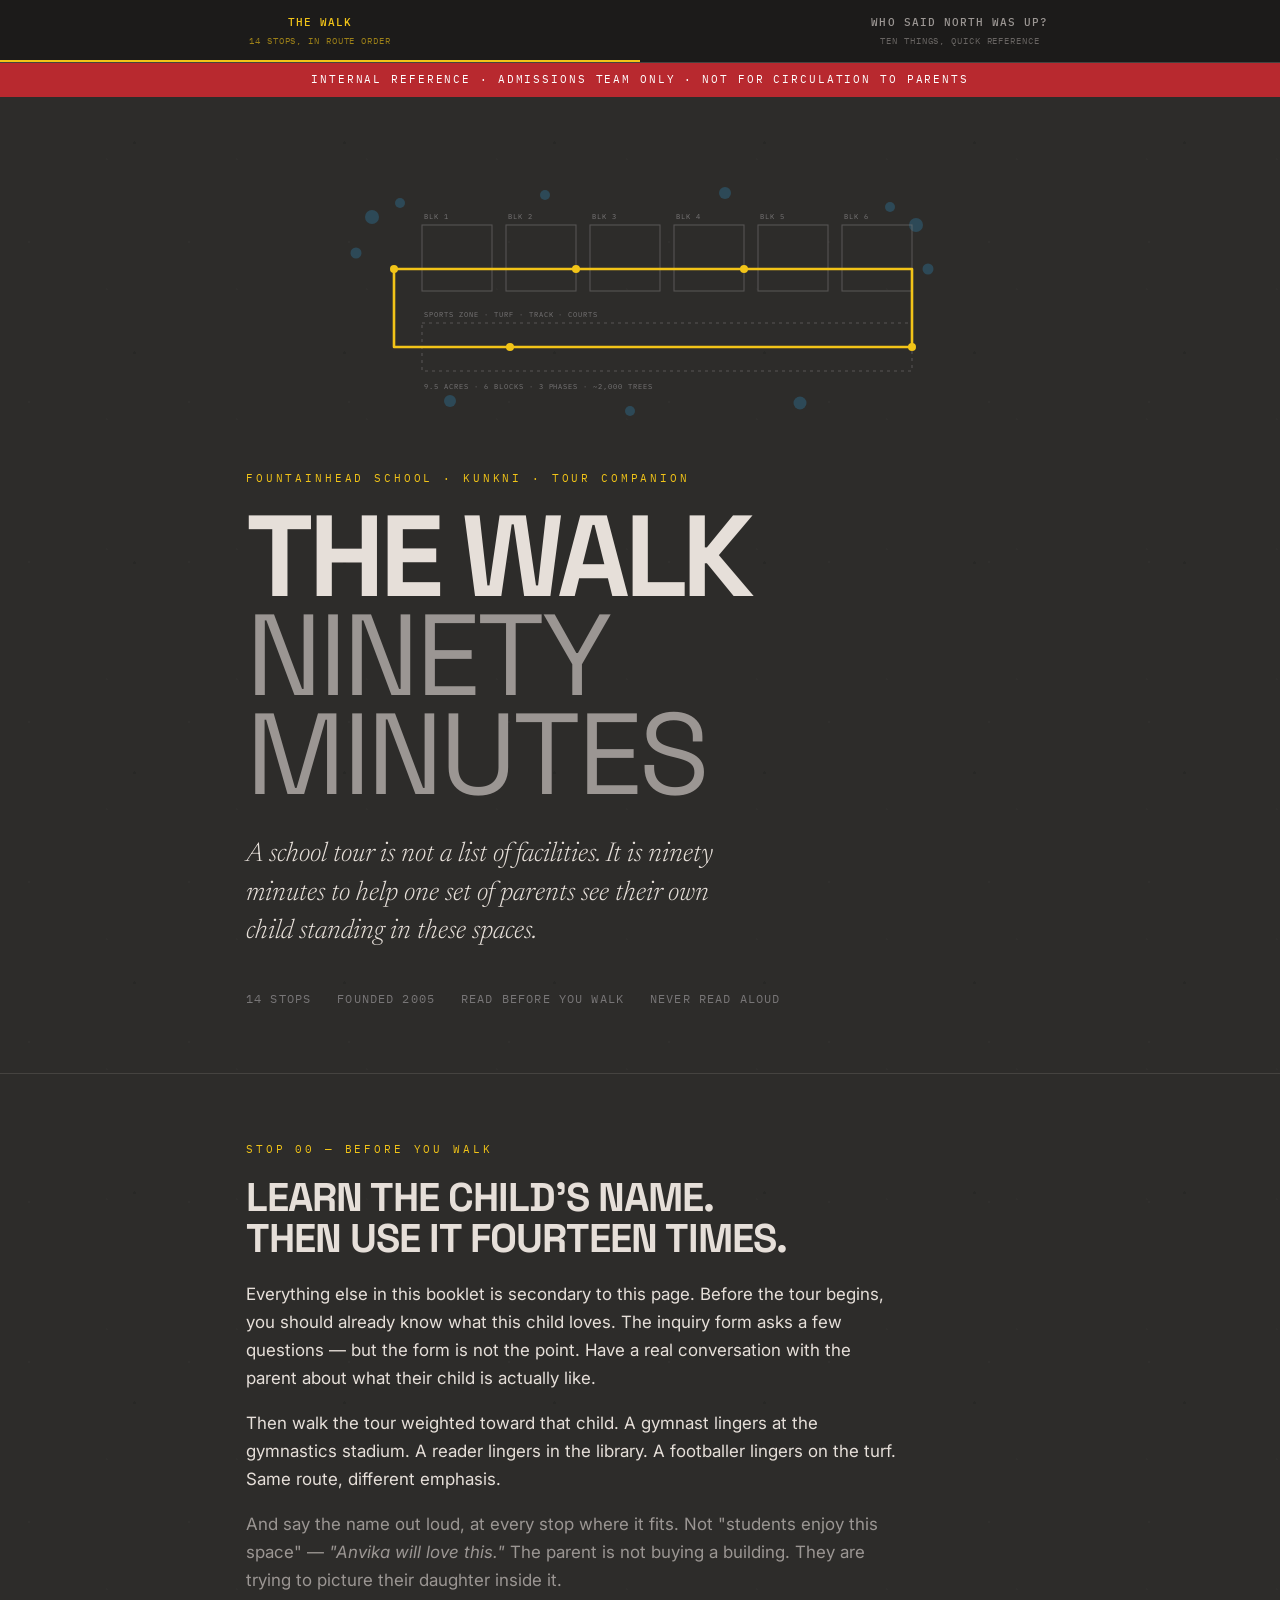
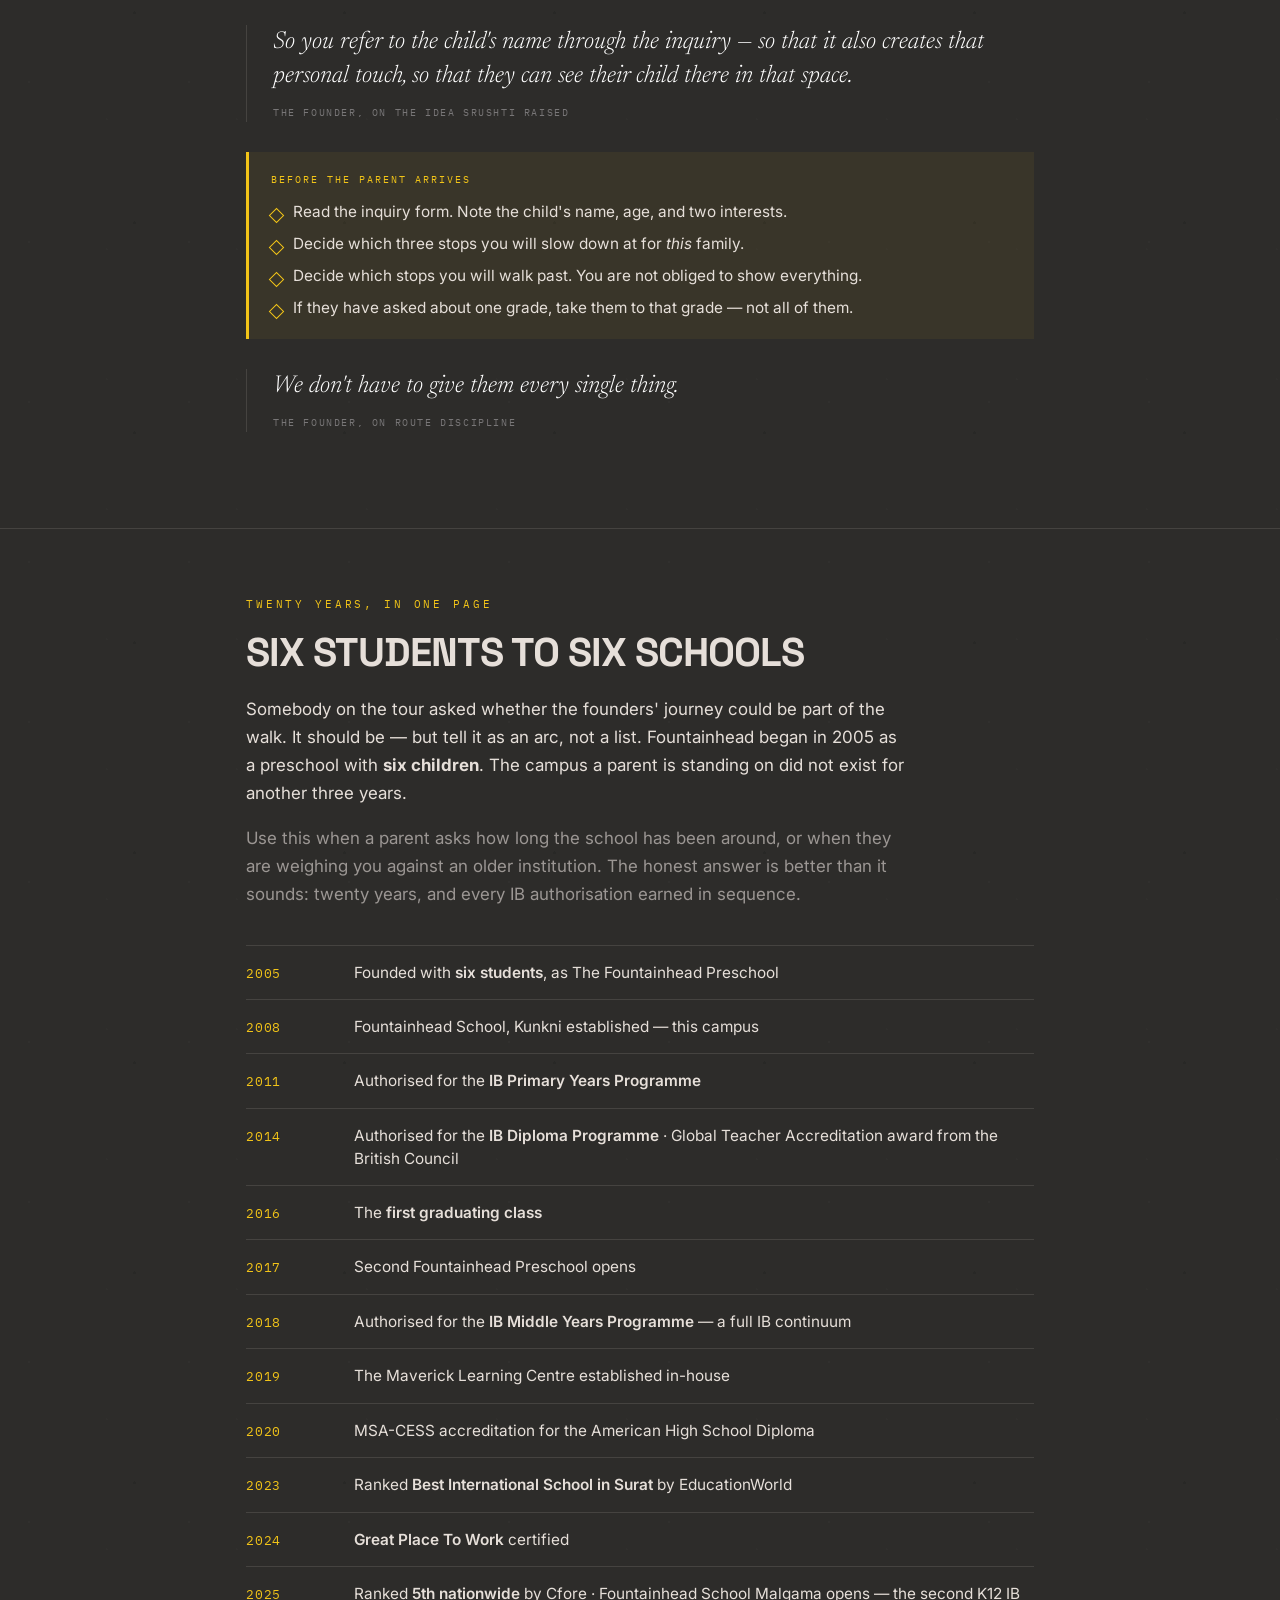
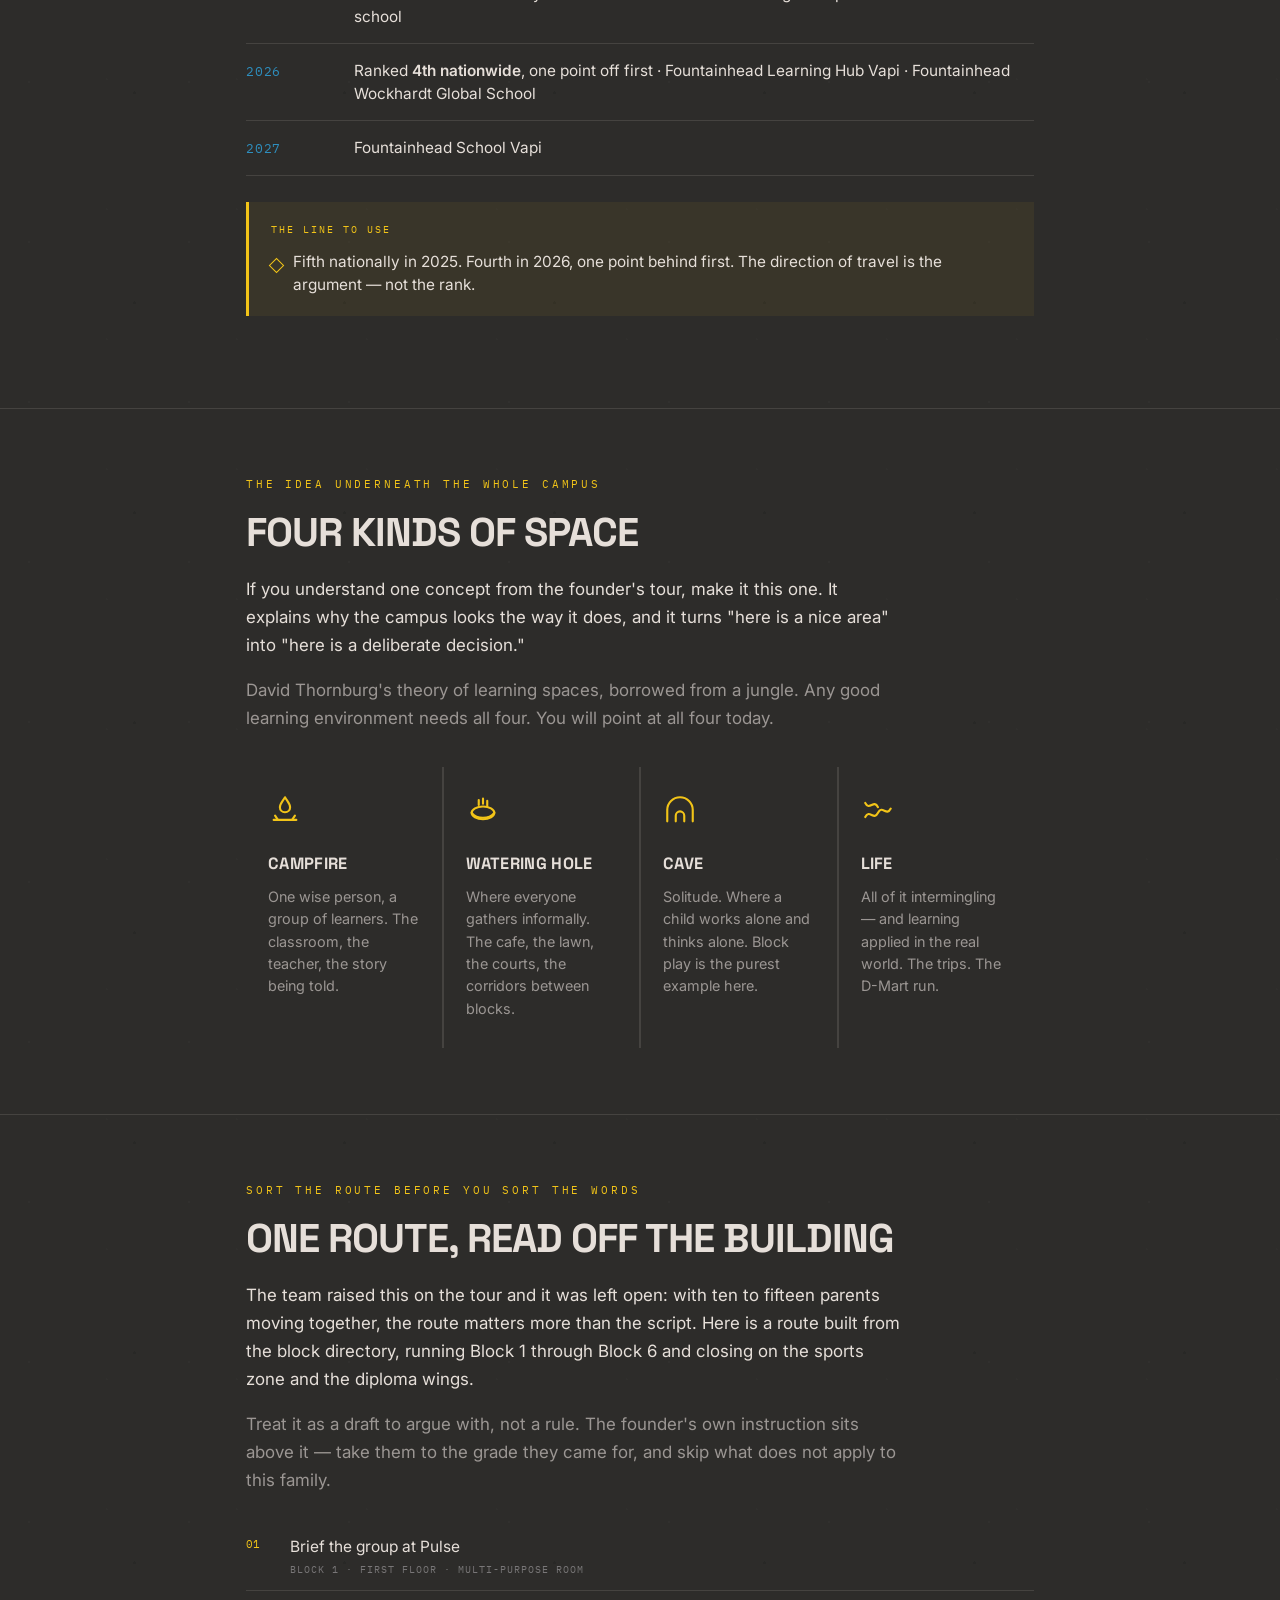
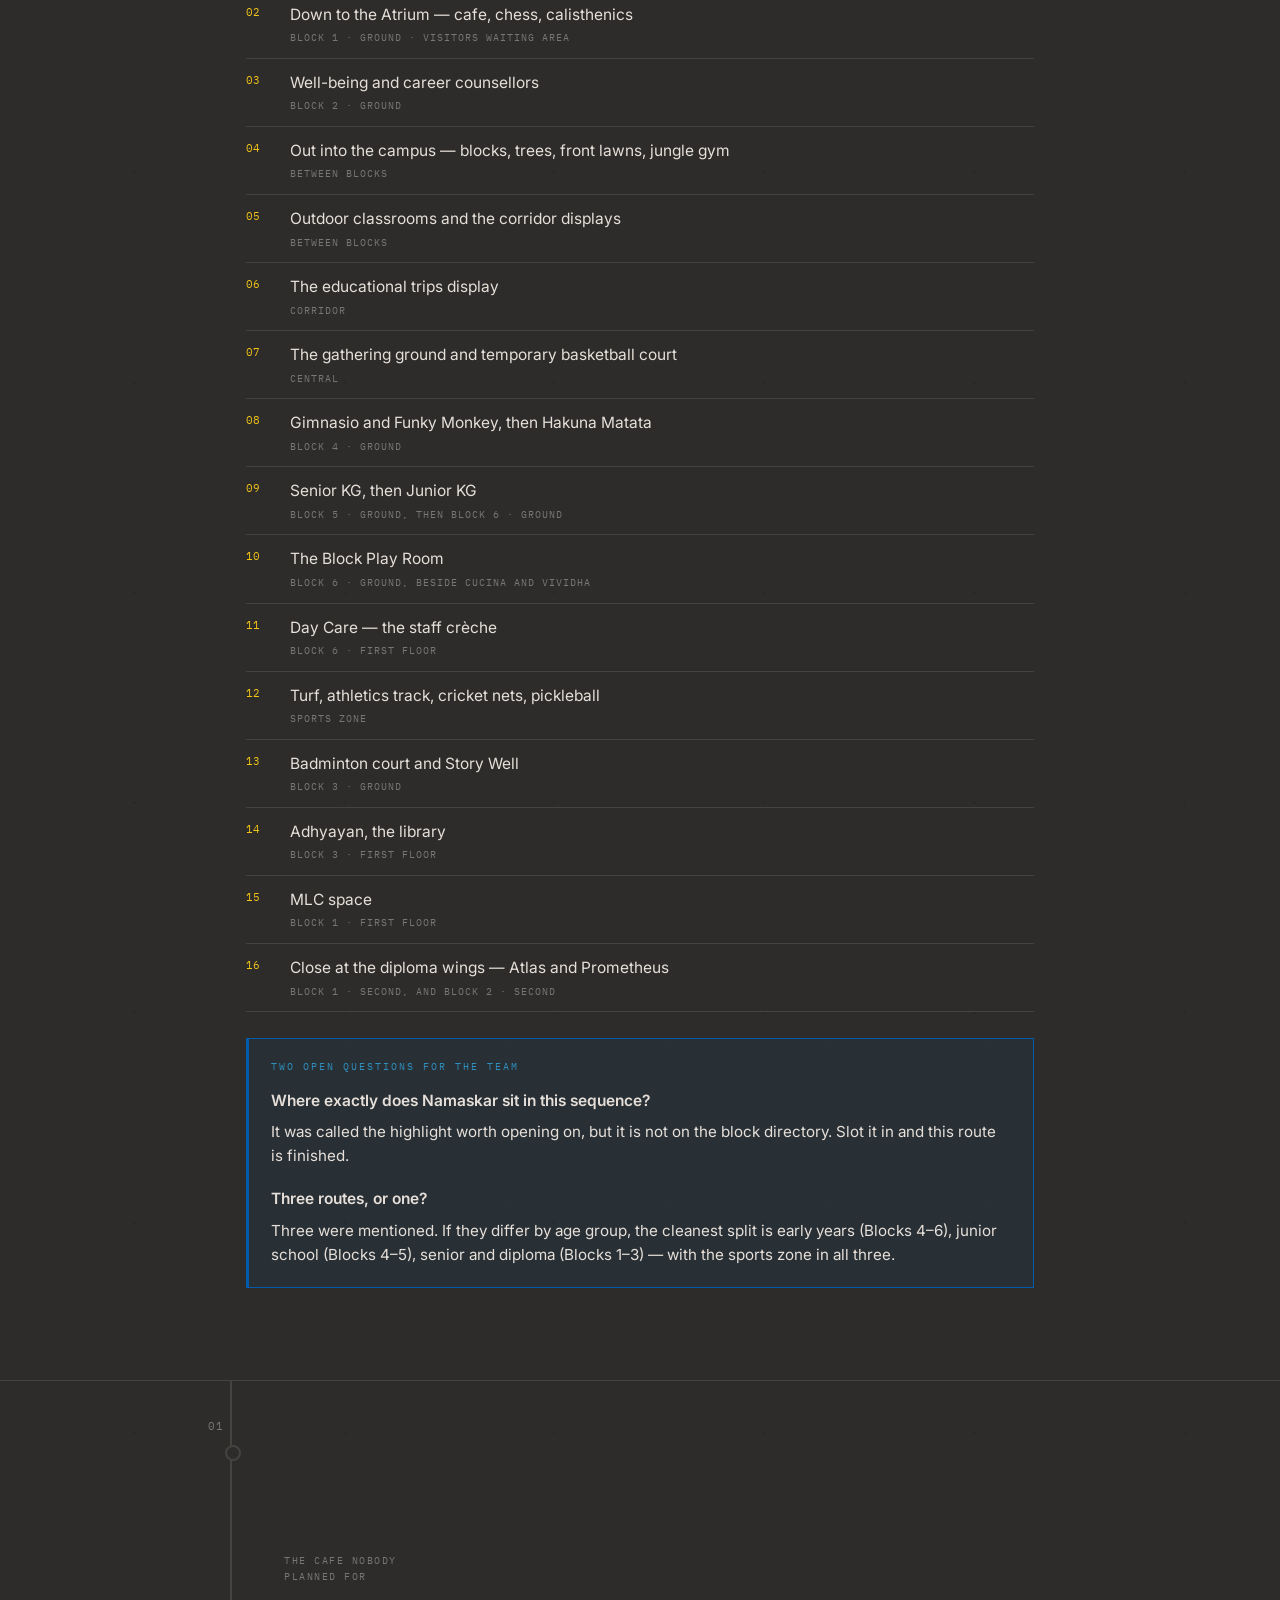
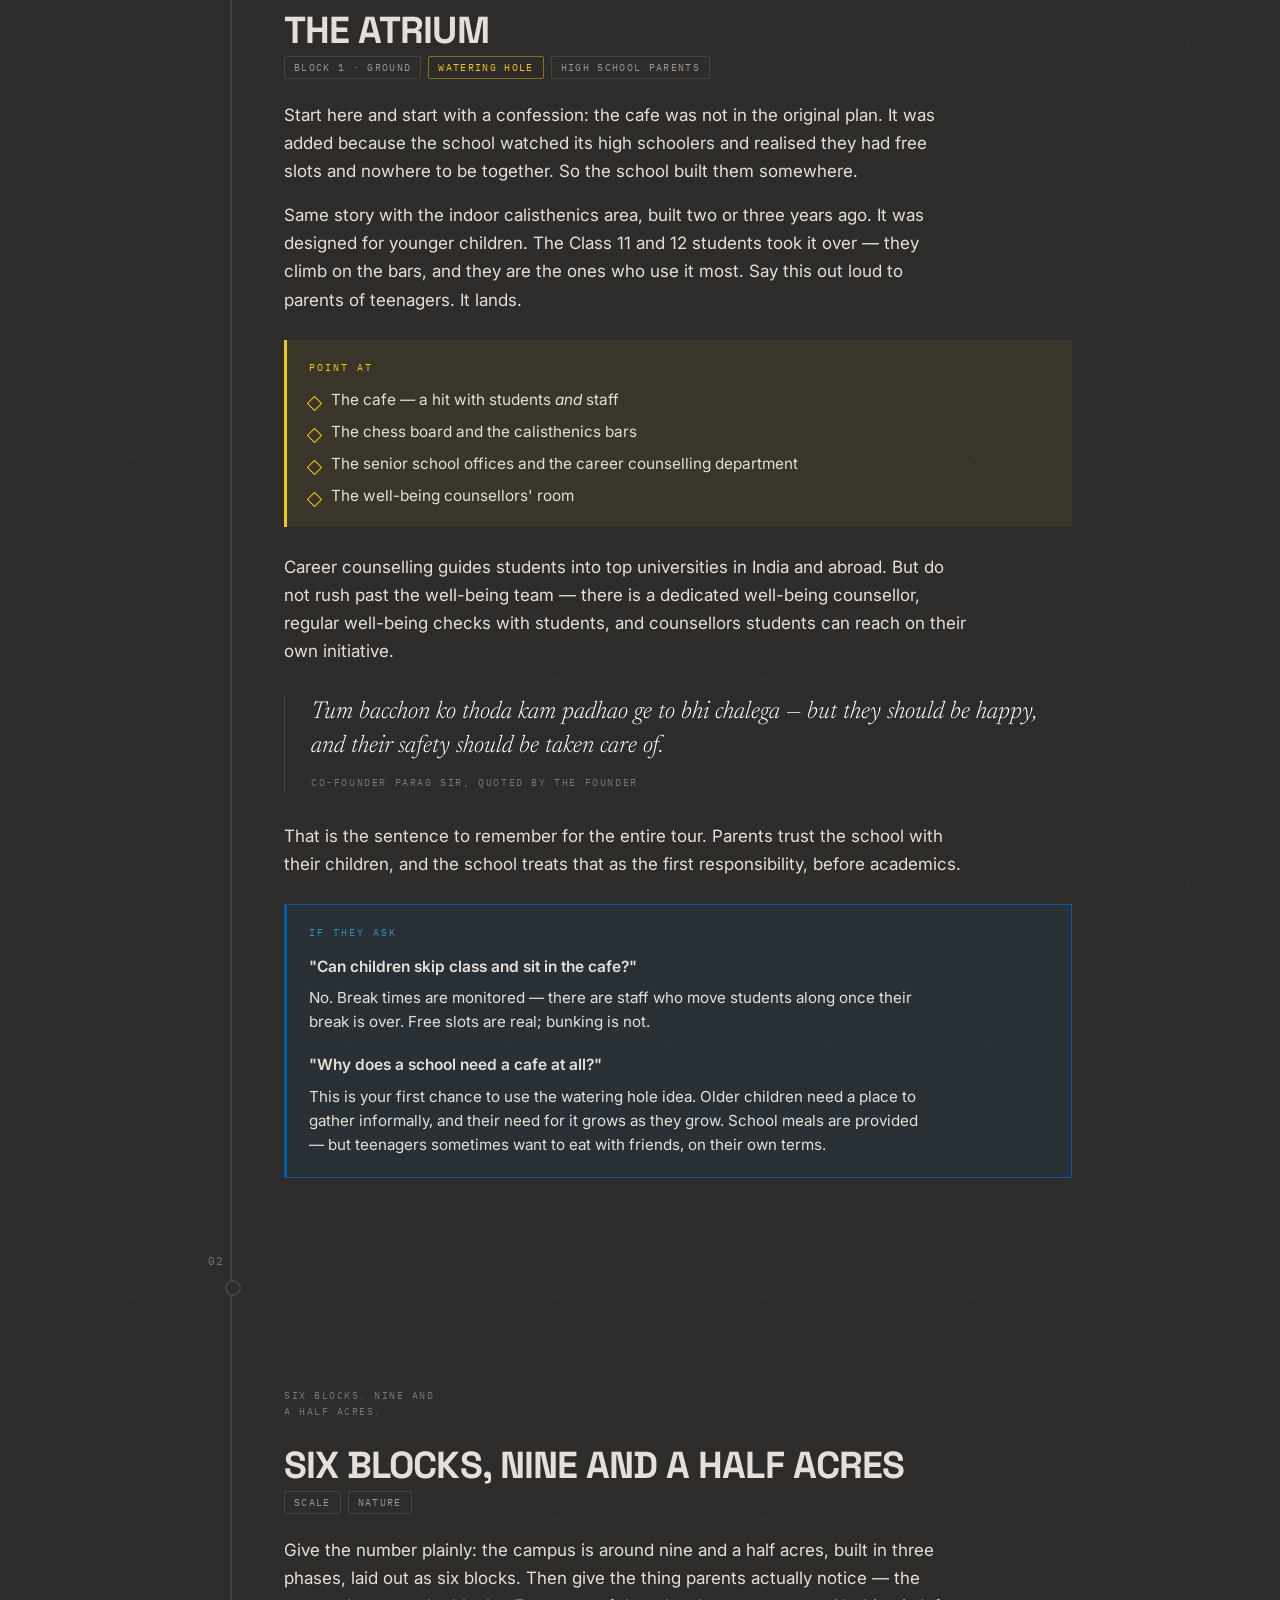
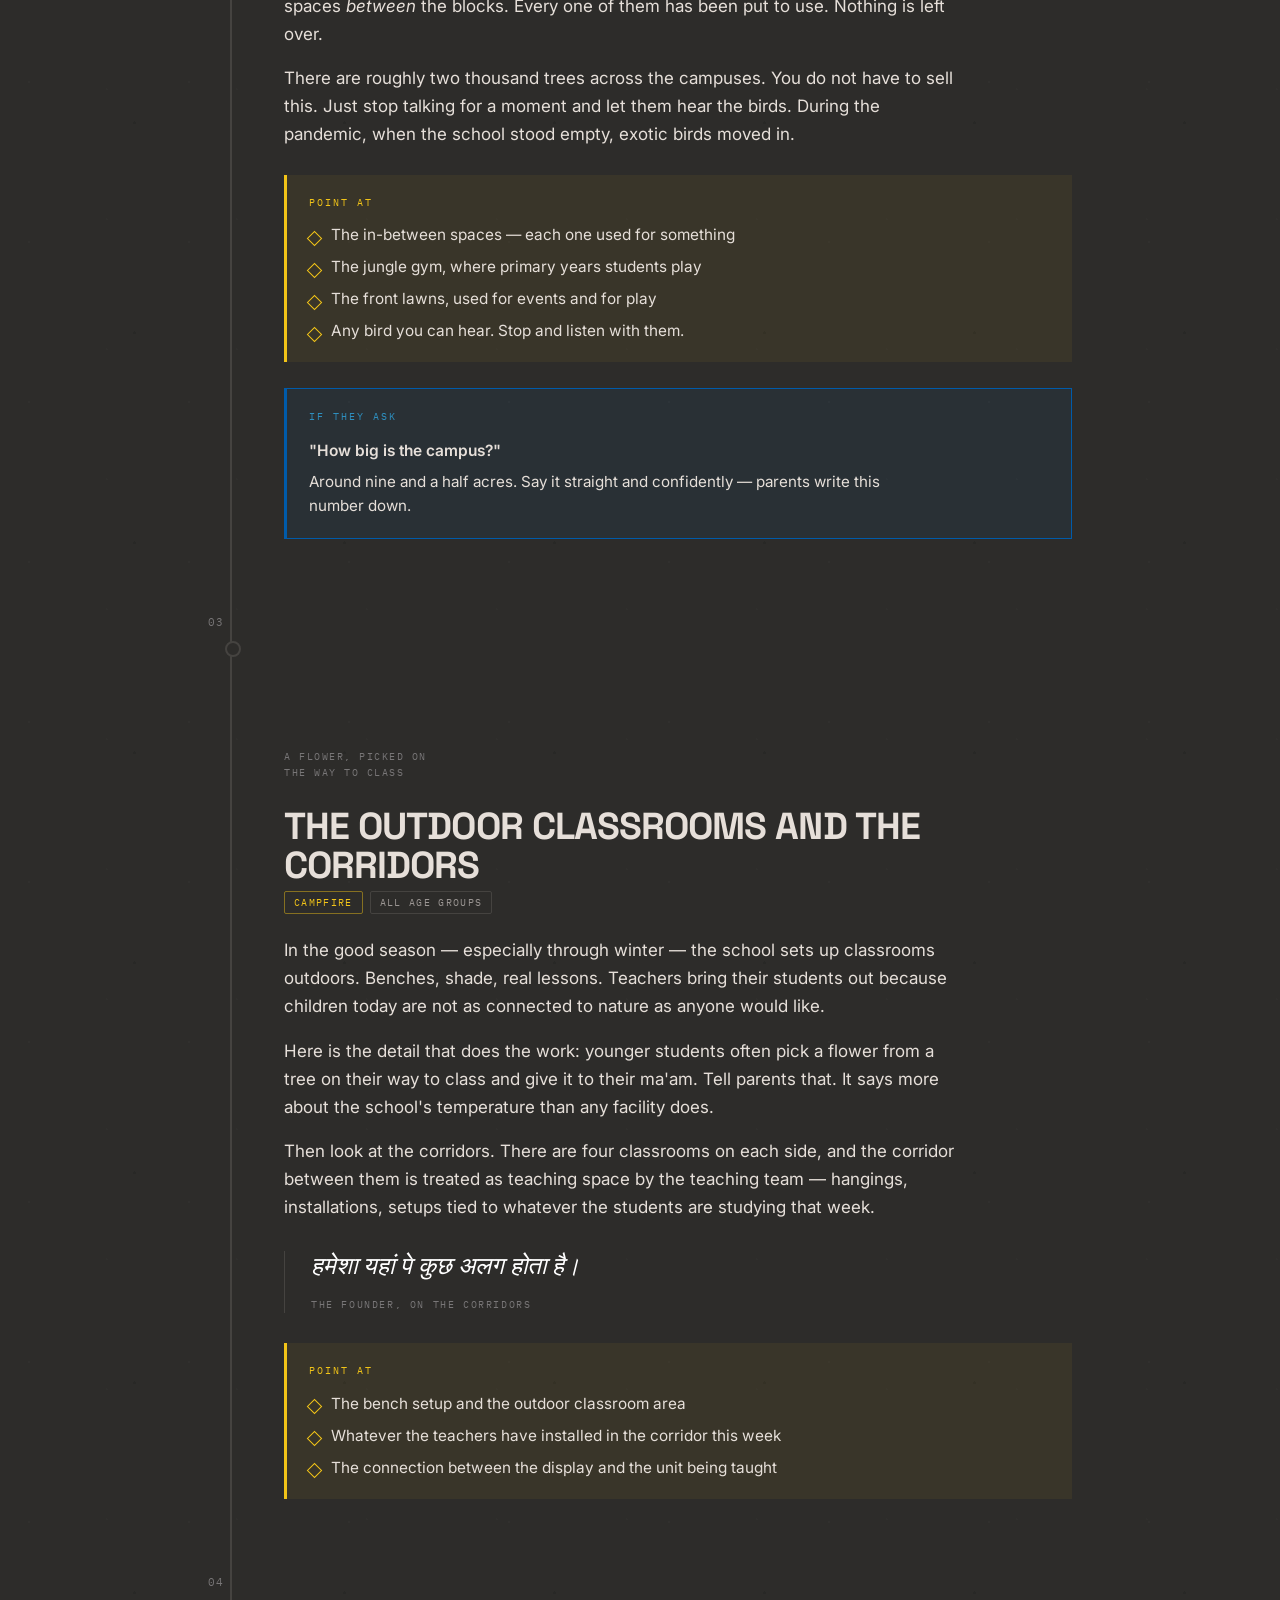
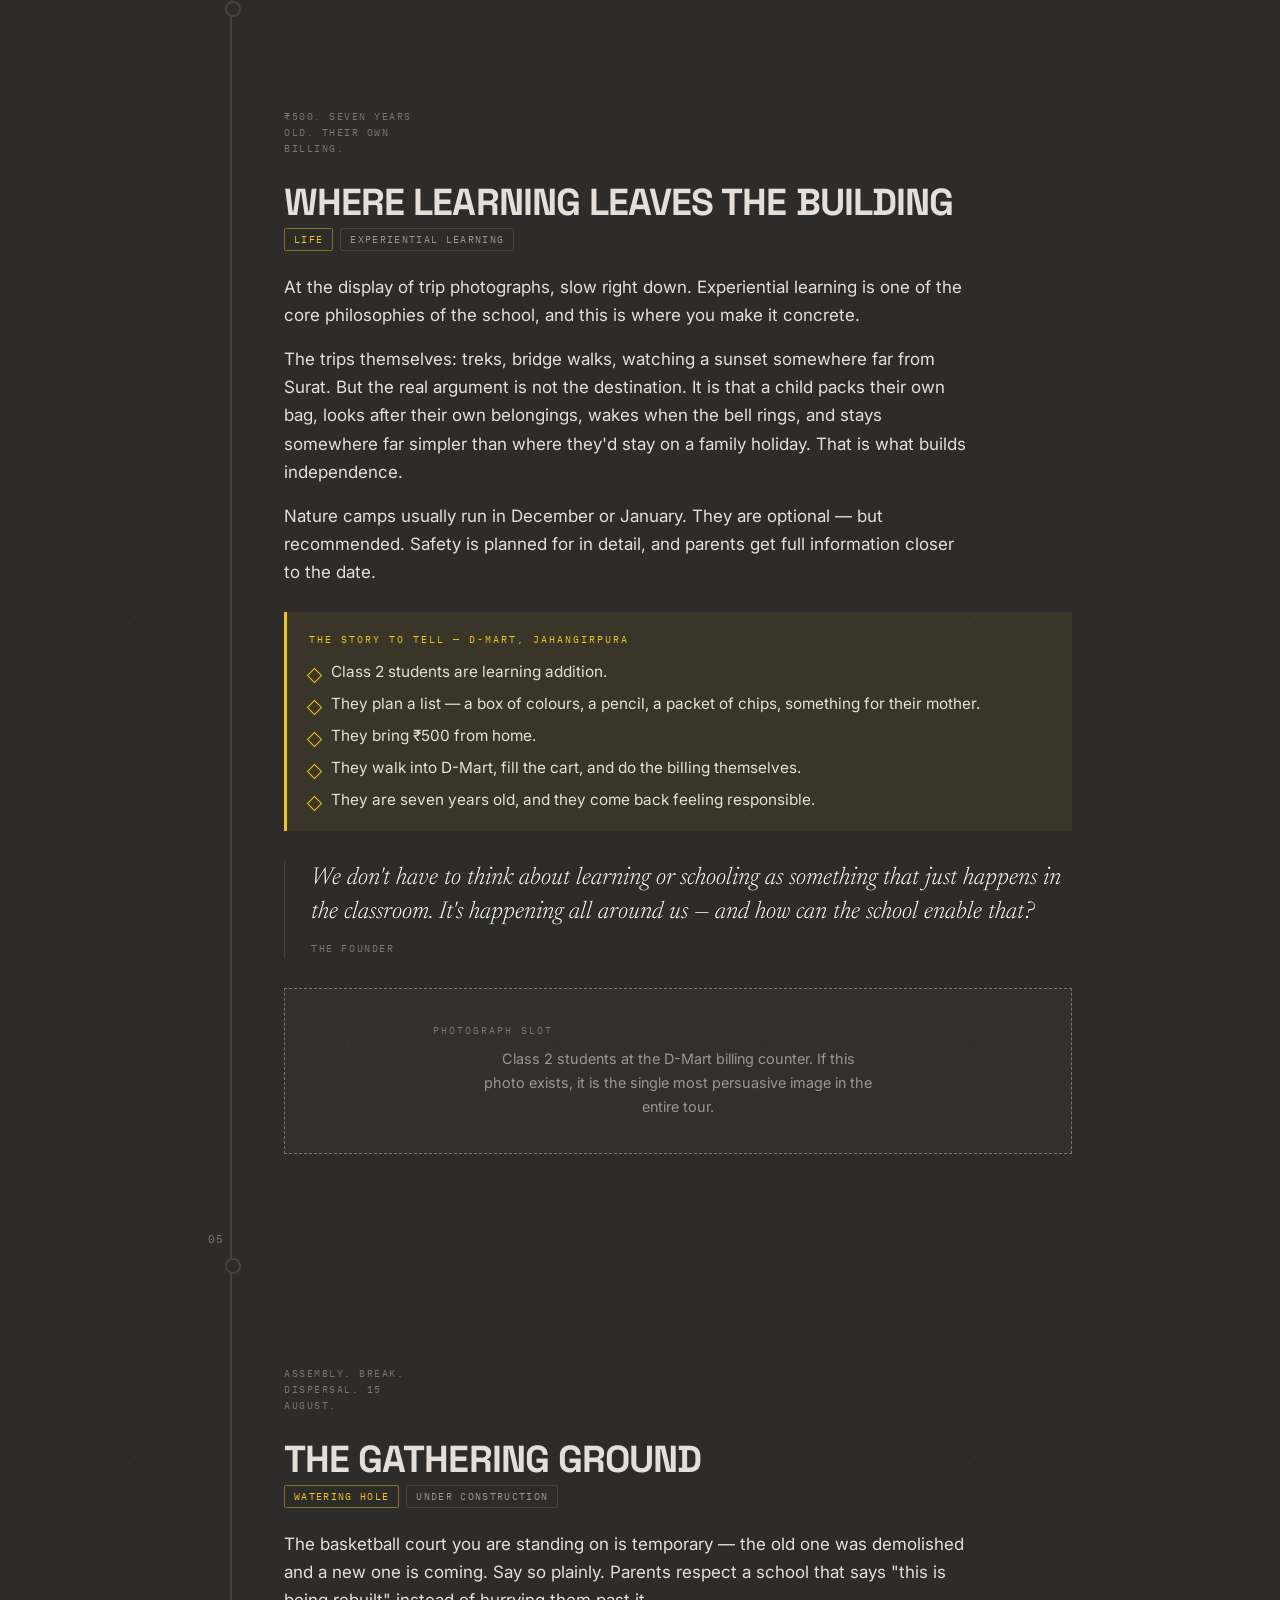
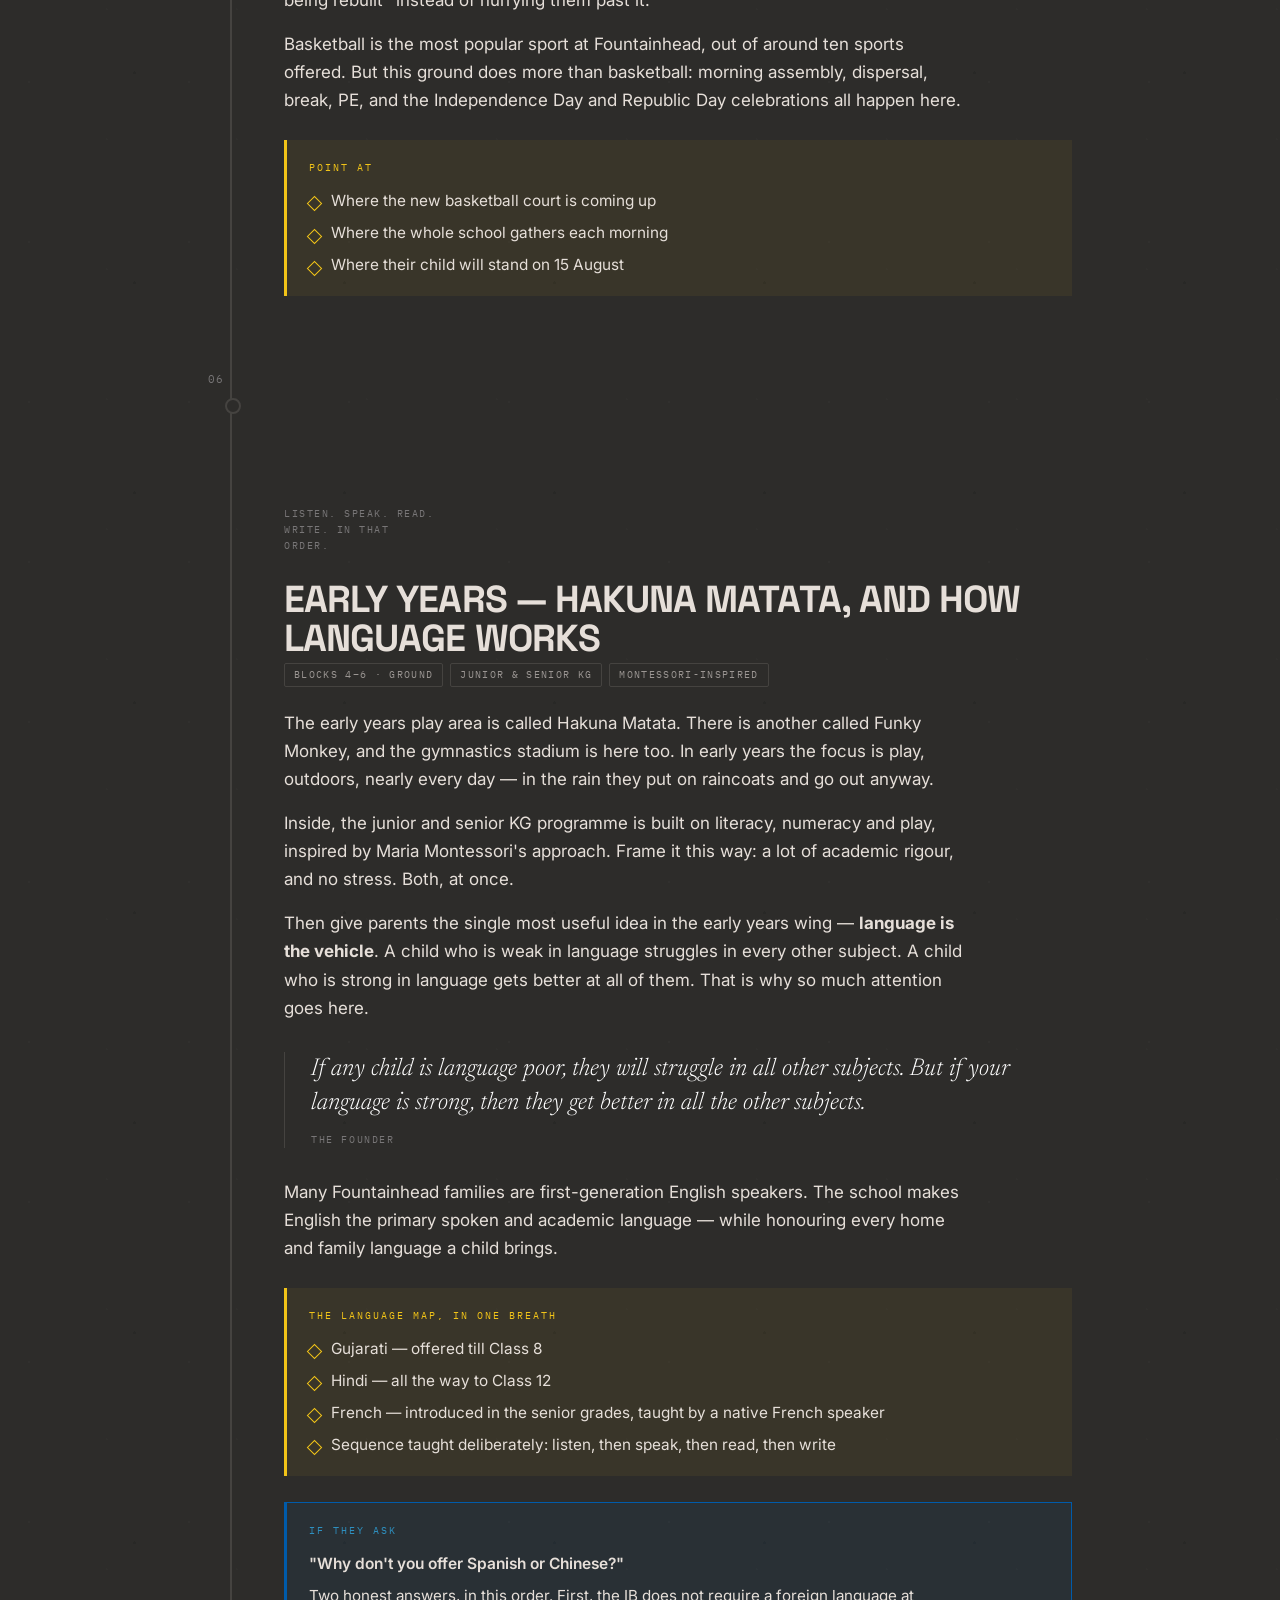
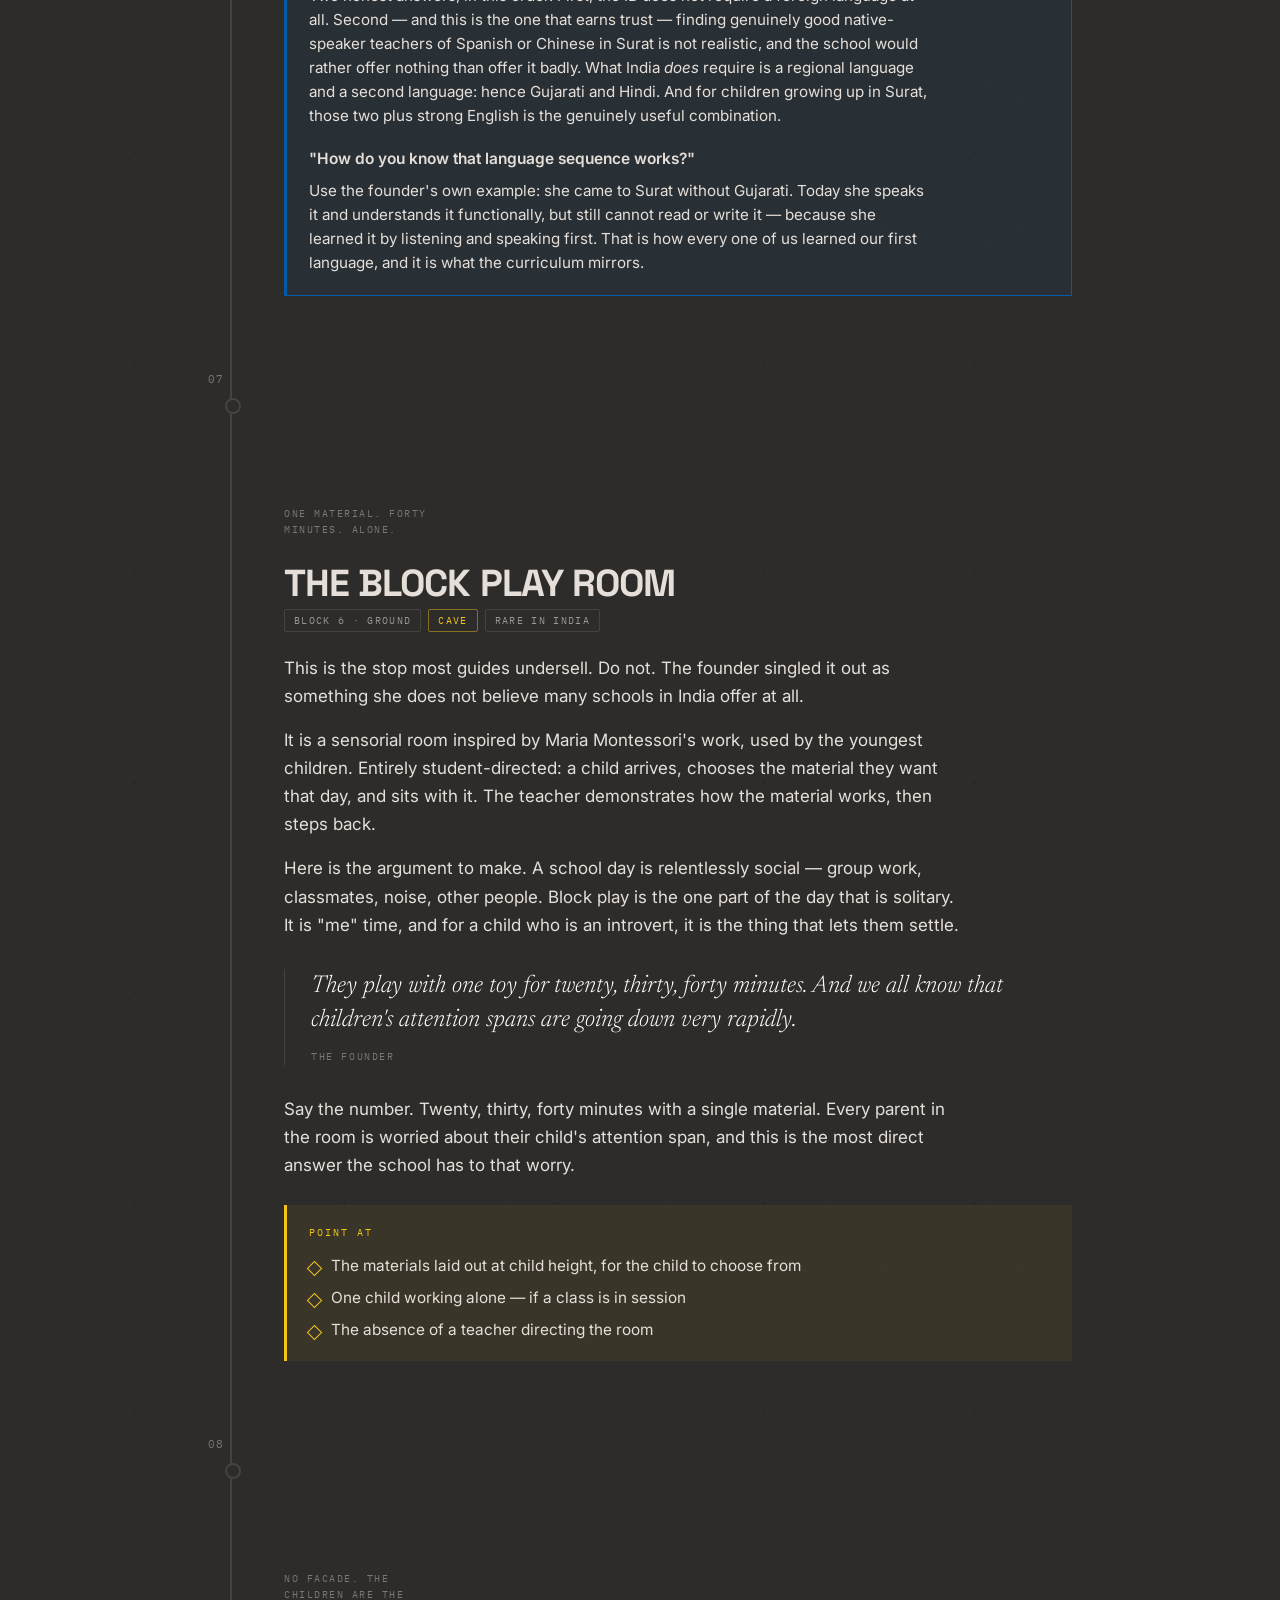
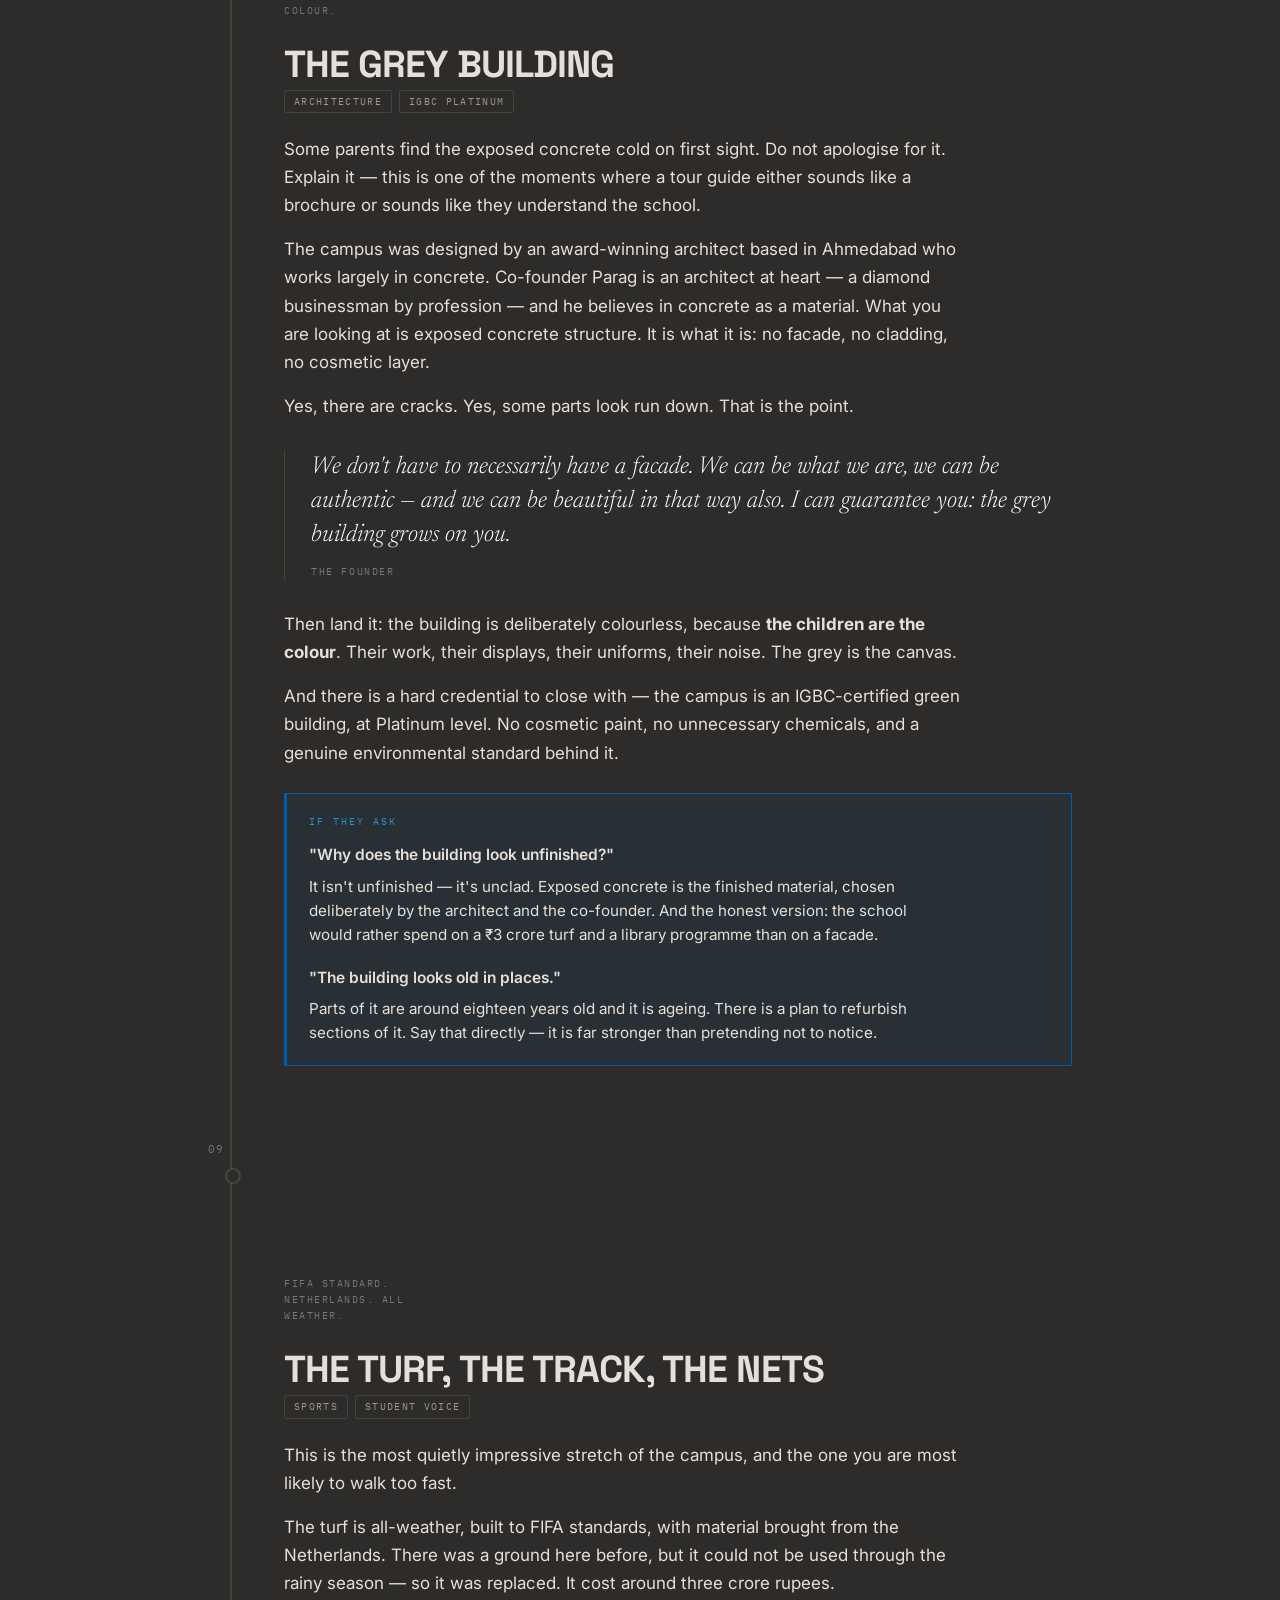
<file: index.html>
<!DOCTYPE html>
<html lang="en">
<head>
<meta charset="utf-8">
<meta name="viewport" content="width=device-width, initial-scale=1">
<meta name="robots" content="noindex, nofollow, noarchive, nosnippet, noimageindex">
<meta name="googlebot" content="noindex, nofollow">
<meta name="referrer" content="no-referrer">
<title>Fountainhead School — Tour Companion</title>
<link rel="preconnect" href="https://fonts.googleapis.com">
<link rel="preconnect" href="https://fonts.gstatic.com" crossorigin>
<link href="https://fonts.googleapis.com/css2?family=Space+Grotesk:wght@400;500;700&family=Newsreader:ital,wght@0,300;0,400;1,300;1,400&family=IBM+Plex+Mono:wght@400;500&family=Inter:wght@400;500;600&display=swap" rel="stylesheet">
<style>
html{scroll-behavior:smooth}
body{margin:0;transition:background .35s ease}
body.showA{background:#2D2C2A}
body.showB{background:#E6DFD9}
#docA,#docB{min-height:100vh}
#docB{display:none}
body.showB #docA{display:none}
body.showB #docB{display:block}
#docA .staffbar,#docB .staffbar{position:static}
.switch{position:sticky;top:0;z-index:200;display:flex;align-items:stretch;background:#1C1B1A;border-bottom:1px solid #454340}
.switch button{flex:1;appearance:none;border:0;background:transparent;cursor:pointer;font-family:'IBM Plex Mono',ui-monospace,monospace;font-size:10.5px;letter-spacing:.16em;text-transform:uppercase;color:#9B9693;padding:15px 12px 13px;border-bottom:2.5px solid transparent;transition:color .25s ease,border-color .25s ease,background .25s ease;line-height:1.5}
.switch button:hover{color:#E6DFD9;background:rgba(255,255,255,.04)}
.switch button[aria-selected="true"]{color:#F2C418;border-bottom-color:#F2C418}
.switch button:focus-visible{outline:2px solid #F2C418;outline-offset:-4px}
.switch button b{display:block;font-weight:500;letter-spacing:.1em}
.switch button i{display:block;font-style:normal;font-size:9px;opacity:.6;margin-top:3px;letter-spacing:.1em}
@media(max-width:520px){.switch button i{display:none}.switch button{padding:13px 8px 11px}}
@media(prefers-reduced-motion:reduce){*{transition-duration:.001ms!important}}
/* failsafe: if scripts never run, show everything after 2s rather than a blank page */
.nojs #docA .rv,.nojs #docB .rv{opacity:1!important;transform:none!important}
</style>
<style>#docA{--concrete:#2D2C2A;
  --concrete-deep:#1C1B1A;
  --formwork:#393835;
  --formwork-hi:#454340;
  --chalk:#E6DFD9;
  --dust:#9B9693;
  --dust-dim:#787677;
  --blue:#005BAA;
  --blue-lift:#2e8fbf;
  --yellow:#F2C418;
  --red:#B8292F;
  --red-lift:#d74660;

  --display:'Space Grotesk',system-ui,sans-serif;
  --body:'Inter',system-ui,sans-serif;
  --voice:'Newsreader',Georgia,serif;
  --mono:'IBM Plex Mono',ui-monospace,monospace;

  --rail:76px;
  --maxw:840px;}
#docA *{box-sizing:border-box}
#docA{scroll-behavior:smooth}
#docA{margin:0;background:var(--concrete);color:var(--chalk);
  font-family:var(--body);font-size:17px;line-height:1.65;
  -webkit-font-smoothing:antialiased;
  background-image:
    radial-gradient(circle at 18% 12%, rgba(255,255,255,.020) 0 1px, transparent 1px),
    radial-gradient(circle at 64% 38%, rgba(0,0,0,.10) 0 1.4px, transparent 1.4px),
    radial-gradient(circle at 82% 74%, rgba(255,255,255,.014) 0 1px, transparent 1px);
  background-size:160px 160px, 210px 210px, 130px 130px;}
#docA img{max-width:100%;display:block}
#docA .staffbar{position:sticky;top:0;z-index:60;
  background:var(--red);color:#fff;
  font-family:var(--mono);font-size:10.5px;letter-spacing:.18em;text-transform:uppercase;
  padding:8px 18px;text-align:center;}
#docA .wrap{max-width:var(--maxw);margin:0 auto;padding:0 26px}
#docA .rail-layout{position:relative;max-width:calc(var(--maxw) + var(--rail));margin:0 auto;padding:0 26px}
#docA .hero{position:relative;padding:76px 0 64px;overflow:hidden}
#docA .hero-plan{width:100%;height:auto;max-width:620px;margin:0 auto 46px;display:block}
#docA .hero-plan .blk{fill:none;stroke:var(--dust-dim);stroke-width:1.1;opacity:.55}
#docA .hero-plan .tree{fill:var(--blue-lift);opacity:.30}
#docA .hero-plan .route{fill:none;stroke:var(--yellow);stroke-width:2.6;stroke-linecap:round;stroke-linejoin:round;
  stroke-dasharray:1400;stroke-dashoffset:1400;
  animation:draw 3.4s cubic-bezier(.5,0,.2,1) .35s forwards;}
#docA .hero-plan .node{fill:var(--yellow);opacity:0;animation:pop .5s ease forwards}
#docA .hero-plan .planlabel{font-family:var(--mono);font-size:7px;fill:var(--dust-dim);letter-spacing:.14em}
@keyframes draw{to{stroke-dashoffset:0}}
@keyframes pop{to{opacity:1}}
#docA .eyebrow{font-family:var(--mono);font-size:11px;letter-spacing:.26em;text-transform:uppercase;
  color:var(--yellow);margin:0 0 20px;}
#docA h1{font-family:var(--display);font-weight:700;
  font-size:clamp(3.4rem,13vw,7.2rem);line-height:.86;letter-spacing:-.045em;
  margin:0 0 6px;text-transform:uppercase;}
#docA h1 .thin{display:block;font-weight:400;color:var(--dust);letter-spacing:-.03em}
#docA .hero-sub{font-family:var(--voice);font-style:italic;font-weight:300;
  font-size:clamp(1.25rem,3.4vw,1.7rem);line-height:1.42;color:var(--chalk);
  max-width:34ch;margin:32px 0 0;}
#docA .hero-meta{display:flex;flex-wrap:wrap;gap:10px 26px;margin-top:38px;
  font-family:var(--mono);font-size:11.5px;letter-spacing:.1em;color:var(--dust-dim);
  text-transform:uppercase;}
#docA .rule{height:1px;background:var(--formwork-hi);margin:0;border:0}
#docA .panel{padding:66px 0}
#docA .panel h2{font-family:var(--display);font-weight:700;text-transform:uppercase;
  font-size:clamp(1.6rem,5vw,2.5rem);line-height:1.02;letter-spacing:-.025em;margin:0 0 22px;}
#docA .lede{font-size:1.06rem;color:var(--chalk);max-width:60ch}
#docA .lede p{margin:0 0 17px}
#docA .dim{color:var(--dust)}
#docA .spaces{display:grid;grid-template-columns:repeat(auto-fit,minmax(180px,1fr));gap:2px;margin-top:34px;background:var(--formwork-hi)}
#docA .space{background:var(--concrete);padding:26px 22px 28px}
#docA .space svg{width:34px;height:34px;margin-bottom:16px;stroke:var(--yellow);fill:none;stroke-width:1.5;stroke-linecap:round;stroke-linejoin:round}
#docA .space h3{font-family:var(--display);font-size:1.02rem;text-transform:uppercase;letter-spacing:.02em;margin:0 0 8px;font-weight:700}
#docA .space p{margin:0;font-size:.9rem;line-height:1.55;color:var(--dust)}
#docA .stops{position:relative;padding-left:var(--rail)}
#docA .railtrack{position:absolute;left:22px;top:0;bottom:0;width:2px;background:var(--formwork-hi);}
#docA .railfill{position:absolute;left:22px;top:0;width:2px;background:var(--yellow);
  height:var(--progress,0%);transition:height .12s linear;}
#docA .stop{position:relative;padding:56px 0 12px;scroll-margin-top:60px}
#docA .stop::before{content:'';position:absolute;left:calc(-1 * var(--rail) + 17px);top:64px;
  width:12px;height:12px;border-radius:50%;
  background:var(--concrete);border:2px solid var(--formwork-hi);
  transition:background .4s ease,border-color .4s ease,transform .4s ease;}
#docA .stop.lit::before{background:var(--yellow);border-color:var(--yellow);transform:scale(1.25)}
#docA .stopnum{position:absolute;left:calc(-1 * var(--rail));top:36px;
  font-family:var(--mono);font-size:11px;color:var(--dust-dim);letter-spacing:.08em;}
#docA .stop h2{font-family:var(--display);font-weight:700;text-transform:uppercase;
  font-size:clamp(1.55rem,5.2vw,2.35rem);line-height:1.03;letter-spacing:-.025em;margin:0 0 6px;}
#docA .stoptags{display:flex;flex-wrap:wrap;gap:7px;margin:0 0 22px}
#docA .tag{font-family:var(--mono);font-size:9.5px;letter-spacing:.14em;text-transform:uppercase;
  border:1px solid var(--formwork-hi);color:var(--dust);padding:3px 9px;border-radius:2px;}
#docA .tag.yl{border-color:rgba(242,196,24,.45);color:var(--yellow)}
#docA .stop p{margin:0 0 16px;max-width:62ch}
#docA .point{border-left:3px solid var(--yellow);background:rgba(242,196,24,.055);
  padding:20px 22px;margin:26px 0;}
#docA .point .h{font-family:var(--mono);font-size:10px;letter-spacing:.2em;text-transform:uppercase;
  color:var(--yellow);margin:0 0 12px;}
#docA .point ul{margin:0;padding:0;list-style:none}
#docA .point li{position:relative;padding-left:22px;margin:0 0 9px;font-size:.96rem;line-height:1.5}
#docA .point li:last-child{margin-bottom:0}
#docA .point li::before{content:'';position:absolute;left:0;top:.62em;width:9px;height:9px;
  border:1.6px solid var(--yellow);transform:rotate(45deg);}
#docA .said{margin:30px 0;padding:0 0 0 26px;border-left:1px solid var(--formwork-hi)}
#docA .said blockquote{margin:0;font-family:var(--voice);font-style:italic;font-weight:300;
  font-size:clamp(1.18rem,3.3vw,1.52rem);line-height:1.4;color:#fff;}
#docA .said .attr{font-family:var(--mono);font-size:10px;letter-spacing:.16em;text-transform:uppercase;
  color:var(--dust-dim);margin-top:12px;}
#docA .ask{border:1px solid var(--blue);border-left-width:3px;padding:20px 22px;margin:26px 0;background:rgba(0,91,170,.09)}
#docA .ask .h{font-family:var(--mono);font-size:10px;letter-spacing:.2em;text-transform:uppercase;
  color:var(--blue-lift);margin:0 0 12px;}
#docA .ask .q{font-weight:600;margin:0 0 7px;font-size:.97rem}
#docA .ask .a{margin:0 0 18px;font-size:.95rem;color:var(--chalk);line-height:1.58}
#docA .ask .a:last-child{margin-bottom:0}
#docA .slot{border:1px dashed var(--dust-dim);background:rgba(255,255,255,.018);
  padding:34px 22px;margin:28px 0;text-align:center;}
#docA .slot .h{font-family:var(--mono);font-size:10px;letter-spacing:.2em;text-transform:uppercase;color:var(--dust-dim);margin:0 0 8px}
#docA .slot .d{font-size:.9rem;color:var(--dust);margin:0;max-width:44ch;margin-inline:auto}
#docA .numbers{background:var(--concrete-deep);padding:70px 0}
#docA .numgrid{display:grid;grid-template-columns:repeat(auto-fit,minmax(150px,1fr));gap:2px;background:var(--formwork);margin-top:34px}
#docA .num{background:var(--concrete-deep);padding:24px 20px 26px}
#docA .num .v{font-family:var(--display);font-weight:700;font-size:2.05rem;line-height:1;letter-spacing:-.03em;color:var(--yellow)}
#docA .num .v.b{color:var(--blue-lift)}
#docA .num .l{font-family:var(--mono);font-size:10px;letter-spacing:.12em;text-transform:uppercase;color:var(--dust);margin-top:11px;line-height:1.5}
#docA .hardq{border-top:1px solid var(--formwork-hi);padding:26px 0}
#docA .hardq:last-of-type{border-bottom:1px solid var(--formwork-hi)}
#docA .hardq h3{font-family:var(--display);font-size:1.06rem;margin:0 0 10px;font-weight:500;color:var(--red-lift)}
#docA .hardq p{margin:0;font-size:.96rem;color:var(--chalk);max-width:64ch}
#docA .close{padding:80px 0 100px;text-align:center;border-top:1px solid var(--formwork-hi)}
#docA .close .big{font-family:var(--voice);font-style:italic;font-weight:300;
  font-size:clamp(1.5rem,4.6vw,2.3rem);line-height:1.35;max-width:22ch;margin:0 auto 26px;color:#fff;}
#docA .close .sm{font-family:var(--mono);font-size:11px;letter-spacing:.18em;text-transform:uppercase;color:var(--dust-dim)}
#docA .motif{margin:0 0 26px;padding:0}
#docA .motif svg{width:152px;height:102px;display:block;overflow:visible}
#docA .motif .s{fill:none;stroke:var(--yellow);stroke-width:2;stroke-linecap:round;stroke-linejoin:round}
#docA .motif .s2{fill:none;stroke:var(--dust-dim);stroke-width:1.6;stroke-linecap:round;stroke-linejoin:round}
#docA .motif .f{fill:var(--yellow)}
#docA .motif .fb{fill:var(--blue-lift)}
#docA .motif .fr{fill:var(--red-lift)}
#docA .motif .fd{fill:var(--dust-dim)}
#docA .motif .ftxt{fill:var(--yellow);font-family:var(--mono);font-size:15px;font-weight:500}
#docA .motif .mtxt{fill:var(--dust);font-family:var(--mono);font-size:12px;text-anchor:middle}
#docA .motif figcaption{font-family:var(--mono);font-size:10px;letter-spacing:.15em;text-transform:uppercase;
  color:var(--dust-dim);margin-top:14px;max-width:26ch;line-height:1.6;}
#docA .motif .dw{stroke-dasharray:1;stroke-dashoffset:1}
#docA .motif .fi{opacity:0}
#docA .motif .rise{opacity:0;transform:translateY(11px)}
#docA .motif .travel{opacity:0;transform:translateX(-34px)}
#docA .motif .grow{transform:scaleY(0);transform-box:fill-box;transform-origin:50% 100%}
#docA .motif .slideL{transform:translateX(-18px)}
#docA .motif .slideR{transform:translateX(18px)}
#docA .motif .fadeout{opacity:1}
#docA .motif .spin{transform-box:fill-box;transform-origin:50% 50%}
#docA .motif .steam{opacity:0}
#docA .stop.mplay .motif .dw{animation:mdw 1.25s cubic-bezier(.4,0,.2,1) var(--d,0s) forwards}
#docA .stop.mplay .motif .fi{animation:mfi .65s ease var(--d,0s) forwards}
#docA .stop.mplay .motif .rise{animation:mrise .75s cubic-bezier(.3,1.3,.5,1) var(--d,0s) forwards}
#docA .stop.mplay .motif .travel{animation:mtrav 1.5s cubic-bezier(.35,0,.25,1) var(--d,0s) forwards}
#docA .stop.mplay .motif .grow{animation:mgrow .85s cubic-bezier(.3,1,.4,1) var(--d,0s) forwards}
#docA .stop.mplay .motif .slideL,#docA .stop.mplay .motif .slideR{animation:mslide 1s cubic-bezier(.4,0,.2,1) var(--d,0s) forwards}
#docA .stop.mplay .motif .fadeout{animation:mfade .6s ease var(--d,0s) forwards}
#docA .stop.mplay .motif .spin{animation:mspin 2.3s cubic-bezier(.5,0,.15,1) var(--d,0s) forwards}
#docA .stop.mplay .motif .steam{animation:msteam 2.8s ease var(--d,0s) infinite}
@keyframes mdw{to{stroke-dashoffset:0}}
@keyframes mfi{to{opacity:1}}
@keyframes mrise{to{opacity:1;transform:translateY(0)}}
@keyframes mtrav{to{opacity:1;transform:translateX(0)}}
@keyframes mgrow{to{transform:scaleY(1)}}
@keyframes mslide{to{transform:translateX(0)}}
@keyframes mfade{to{opacity:0}}
@keyframes mspin{from{transform:rotate(0)}to{transform:rotate(180deg)}}
@keyframes msteam{0%{opacity:0;transform:translateY(5px)}30%{opacity:.85}100%{opacity:0;transform:translateY(-16px)}}
#docA .tl{margin-top:36px;border-top:1px solid var(--formwork-hi)}
#docA .tlrow{display:grid;grid-template-columns:88px 1fr;gap:20px;padding:15px 0;border-bottom:1px solid var(--formwork-hi);align-items:baseline}
#docA .tlrow .y{font-family:var(--mono);font-size:13px;letter-spacing:.06em;color:var(--yellow)}
#docA .tlrow .y.fut{color:var(--blue-lift)}
#docA .tlrow .e{margin:0;font-size:.96rem;line-height:1.5}
#docA .tlrow .e strong{font-weight:600}
@media(max-width:640px){#docA .tlrow{grid-template-columns:1fr;gap:4px}}
#docA .gloss{display:grid;grid-template-columns:repeat(auto-fit,minmax(210px,1fr));gap:2px;background:var(--formwork-hi);margin:26px 0}
#docA .gl{background:var(--concrete);padding:15px 17px}
#docA .gl .n{font-family:var(--display);font-weight:500;font-size:1rem;margin:0 0 3px;color:var(--yellow)}
#docA .gl .m{font-family:var(--mono);font-size:10px;letter-spacing:.1em;text-transform:uppercase;color:var(--dust);margin:0}
#docA .routelist{counter-reset:rt;margin-top:28px;padding:0;list-style:none}
#docA .routelist li{counter-increment:rt;position:relative;padding:11px 0 11px 44px;border-bottom:1px solid var(--formwork-hi);font-size:.97rem}
#docA .routelist li::before{content:counter(rt,decimal-leading-zero);position:absolute;left:0;top:12px;font-family:var(--mono);font-size:11px;color:var(--yellow)}
#docA .routelist li span{font-family:var(--mono);font-size:10px;letter-spacing:.1em;text-transform:uppercase;color:var(--dust-dim);display:block;margin-top:3px}
#docA .rv{opacity:0;transform:translateY(22px);transition:opacity .7s cubic-bezier(.4,0,.2,1),transform .7s cubic-bezier(.4,0,.2,1)}
#docA .rv.in{opacity:1;transform:none}
@media(max-width:720px){#docA{--rail:40px}
#docA{font-size:16px}
#docA .stopnum{position:static;display:block;margin-bottom:8px}
#docA .stop::before{left:calc(-1 * var(--rail) + 5px);top:60px}
#docA .railtrack,#docA .railfill{left:10px}}
@media(prefers-reduced-motion:reduce){#docA{scroll-behavior:auto}
#docA *,#docA *::before,#docA *::after{animation-duration:.001ms!important;animation-iteration-count:1!important;transition-duration:.001ms!important}
#docA .rv{opacity:1;transform:none}
#docA .hero-plan .route{stroke-dashoffset:0}
#docA .motif .dw{stroke-dashoffset:0}
#docA .motif .fi,#docA .motif .rise,#docA .motif .travel,#docA .motif .steam{opacity:1;transform:none}
#docA .motif .grow{transform:scaleY(1)}
#docA .motif .slideL,#docA .motif .slideR{transform:none}
#docA .hero-plan .node{opacity:1}}
#docA a:focus-visible,#docA [tabindex]:focus-visible{outline:2px solid var(--yellow);outline-offset:3px}
@media print{#docA{background:#fff;color:#111}
#docA .staffbar{position:static}
#docA .rv{opacity:1;transform:none}}</style>
<style>#docB{--paper:#E6DFD9;
  --paper-warm:#D7D0C8;
  --ink:#2D2C2A;
  --ink-soft:#595756;
  --ink-faint:#9B9693;
  --blue:#005BAA;
  --blue-deep:#00427c;
  --red:#B8292F;
  --yellow:#F2C418;
  --concrete:#2D2C2A;

  --display:'Space Grotesk',system-ui,sans-serif;
  --body:'Inter',system-ui,sans-serif;
  --voice:'Newsreader',Georgia,serif;
  --mono:'IBM Plex Mono',ui-monospace,monospace;}
#docB *{box-sizing:border-box}
#docB{margin:0;background:var(--paper);color:var(--ink);
  font-family:var(--body);font-size:17px;line-height:1.62;
  -webkit-font-smoothing:antialiased;}
#docB .wrap{max-width:1080px;margin:0 auto;padding:0 28px}
#docB .narrow{max-width:760px;margin:0 auto;padding:0 28px}
#docB .staffbar{position:sticky;top:0;z-index:60;background:var(--concrete);color:var(--paper);
  font-family:var(--mono);font-size:10.5px;letter-spacing:.18em;text-transform:uppercase;
  padding:9px 18px;text-align:center;}
#docB .hero{padding:64px 0 72px;text-align:center;position:relative;overflow:hidden}
#docB .compass{width:min(280px,62vw);height:auto;margin:0 auto 44px;display:block;transform-origin:50% 50%;animation:flip 3.6s cubic-bezier(.55,0,.15,1) .5s forwards}
@keyframes flip{from{transform:rotate(0deg)}to{transform:rotate(180deg)}}
#docB .compass .ring{fill:none;stroke:var(--ink);stroke-width:1.4;opacity:.35}
#docB .compass .tick{stroke:var(--ink);stroke-width:1.2;opacity:.3}
#docB .compass .needle-n{fill:var(--red)}
#docB .compass .needle-s{fill:var(--ink);opacity:.55}
#docB .compass .letter{font-family:var(--display);font-weight:700;font-size:18px;fill:var(--ink)}
#docB .compass .letter.n{fill:var(--red)}
#docB .eyebrow{font-family:var(--mono);font-size:11px;letter-spacing:.26em;text-transform:uppercase;color:var(--ink-soft);margin:0 0 20px}
#docB h1{font-family:var(--display);font-weight:700;text-transform:uppercase;
  font-size:clamp(2.4rem,8.6vw,5.4rem);line-height:.92;letter-spacing:-.04em;margin:0 auto;max-width:14ch;}
#docB h1 em{font-style:normal;color:var(--red)}
#docB .hero-sub{font-family:var(--voice);font-style:italic;font-weight:300;
  font-size:clamp(1.15rem,3.2vw,1.55rem);line-height:1.45;
  max-width:40ch;margin:30px auto 0;color:var(--ink-soft);}
#docB .howto{border-top:1.5px solid var(--ink);border-bottom:1.5px solid var(--ink);padding:44px 0;margin-top:20px}
#docB .howto-grid{display:grid;grid-template-columns:repeat(auto-fit,minmax(230px,1fr));gap:34px}
#docB .howto h3{font-family:var(--mono);font-size:10.5px;letter-spacing:.2em;text-transform:uppercase;margin:0 0 11px;color:var(--red)}
#docB .howto p{margin:0;font-size:.95rem;line-height:1.58;color:var(--ink-soft)}
#docB .bmotif{margin:22px 0 0}
#docB .bmotif svg{width:96px;height:66px;display:block;overflow:visible}
#docB .bmotif .s{fill:none;stroke:currentColor;stroke-width:2.2;stroke-linecap:round;stroke-linejoin:round}
#docB .bmotif .sd{fill:none;stroke:currentColor;stroke-width:2;stroke-linecap:round;stroke-linejoin:round;opacity:.42}
#docB .bmotif .f{fill:currentColor}
#docB .bmotif .fd{fill:currentColor;opacity:.42}
#docB .bmotif figcaption{font-family:var(--mono);font-size:9px;letter-spacing:.13em;text-transform:uppercase;
  opacity:.62;margin-top:10px;line-height:1.6;max-width:16ch;}
#docB .bmotif .dw{stroke-dasharray:1;stroke-dashoffset:1}
#docB .bmotif .fi{opacity:0}
#docB .bmotif .rise{opacity:0;transform:translateY(9px)}
#docB .bmotif .travel{opacity:0;transform:translateX(-26px)}
#docB .bmotif .grow{transform:scaleY(0);transform-box:fill-box;transform-origin:50% 100%}
#docB .bmotif .spin{transform-box:fill-box;transform-origin:50% 50%}
#docB .card.mplay .bmotif .dw{animation:bdw 1.2s cubic-bezier(.4,0,.2,1) var(--d,0s) forwards}
#docB .card.mplay .bmotif .fi{animation:bfi .6s ease var(--d,0s) forwards}
#docB .card.mplay .bmotif .rise{animation:brise .72s cubic-bezier(.3,1.3,.5,1) var(--d,0s) forwards}
#docB .card.mplay .bmotif .travel{animation:btrav 1.4s cubic-bezier(.35,0,.25,1) var(--d,0s) forwards}
#docB .card.mplay .bmotif .grow{animation:bgrow .8s cubic-bezier(.3,1,.4,1) var(--d,0s) forwards}
#docB .card.mplay .bmotif .spin{animation:bspin 2.2s cubic-bezier(.5,0,.15,1) var(--d,0s) forwards}
@keyframes bdw{to{stroke-dashoffset:0}}
@keyframes bfi{to{opacity:1}}
@keyframes brise{to{opacity:1;transform:translateY(0)}}
@keyframes btrav{to{opacity:1;transform:translateX(0)}}
@keyframes bgrow{to{transform:scaleY(1)}}
@keyframes bspin{from{transform:rotate(0)}to{transform:rotate(180deg)}}
@media(max-width:760px){#docB .bmotif{margin-top:0}
#docB .bmotif svg{width:66px;height:46px}
#docB .bmotif figcaption{display:none}}
#docB .journey{background:var(--paper-warm);padding:52px 0;border-bottom:1.5px solid var(--ink)}
#docB .journey h2{font-family:var(--display);font-weight:700;text-transform:uppercase;font-size:clamp(1.4rem,4.4vw,2.1rem);letter-spacing:-.025em;margin:0 0 8px;line-height:1.04}
#docB .journey .intro{max-width:52ch;margin:0 0 30px;color:var(--ink-soft);font-size:.98rem}
#docB .jrail{display:flex;gap:0;overflow-x:auto;padding-bottom:12px;-webkit-overflow-scrolling:touch}
#docB .jstep{min-width:158px;flex:0 0 auto;padding:0 18px 0 0;border-top:2.5px solid var(--ink);padding-top:14px;position:relative}
#docB .jstep::before{content:'';position:absolute;top:-6.5px;left:0;width:10px;height:10px;border-radius:50%;background:var(--ink)}
#docB .jstep.hi{border-top-color:var(--red)}
#docB .jstep.hi::before{background:var(--red)}
#docB .jstep .yr{font-family:var(--display);font-weight:700;font-size:1.28rem;letter-spacing:-.02em;display:block;margin-bottom:5px}
#docB .jstep.hi .yr{color:var(--red)}
#docB .jstep .ev{font-family:var(--mono);font-size:10px;line-height:1.6;letter-spacing:.04em;color:var(--ink-soft);display:block;padding-right:10px}
#docB .cards{padding:0 0 20px}
#docB .card{padding:66px 0;border-bottom:1.5px solid rgba(45,44,42,.16);position:relative}
#docB .card:last-child{border-bottom:0}
#docB .card-inner{display:grid;grid-template-columns:150px 1fr;gap:38px;align-items:start;max-width:1080px;margin:0 auto;padding:0 28px}
#docB .numwrap{position:sticky;top:70px}
#docB .bignum{font-family:var(--display);font-weight:700;font-size:6.2rem;line-height:.8;letter-spacing:-.06em;
  display:block;transform:rotate(180deg);transform-origin:50% 50%;
  transition:transform .55s cubic-bezier(.5,0,.2,1),color .35s ease;
  color:var(--ink);cursor:default;}
#docB .card:hover .bignum,#docB .card:focus-within .bignum{transform:rotate(0deg)}
#docB .numlabel{font-family:var(--mono);font-size:9.5px;letter-spacing:.18em;text-transform:uppercase;color:var(--ink-faint);margin-top:14px;display:block}
#docB .assume{font-family:var(--mono);font-size:10.5px;letter-spacing:.16em;text-transform:uppercase;
  color:var(--ink-faint);margin:0 0 14px;}
#docB .card h2{font-family:var(--display);font-weight:700;
  font-size:clamp(1.55rem,4.4vw,2.5rem);line-height:1.05;letter-spacing:-.028em;margin:0 0 22px;
  max-width:20ch;}
#docB .card p{margin:0 0 16px;max-width:58ch;font-size:1.005rem}
#docB .card p:last-of-type{margin-bottom:0}
#docB blockquote{margin:26px 0;padding:0 0 0 22px;border-left:2.5px solid var(--red);
  font-family:var(--voice);font-style:italic;font-weight:300;
  font-size:clamp(1.12rem,2.9vw,1.4rem);line-height:1.42;color:var(--ink);max-width:44ch;}
#docB blockquote cite{display:block;font-family:var(--mono);font-style:normal;font-size:9.5px;
  letter-spacing:.16em;text-transform:uppercase;color:var(--ink-faint);margin-top:12px;}
#docB .proof{display:flex;flex-wrap:wrap;gap:8px;margin-top:26px}
#docB .chip{font-family:var(--mono);font-size:10.5px;letter-spacing:.06em;
  border:1.4px solid var(--ink);padding:6px 12px;background:transparent;}
#docB .chip.solid{background:var(--ink);color:var(--paper)}
#docB .card.blue{background:var(--blue);color:#fff}
#docB .card.blue h2,#docB .card.blue .bignum,#docB .card.blue blockquote{color:#fff}
#docB .card.blue .assume,#docB .card.blue .numlabel,#docB .card.blue blockquote cite{color:rgba(255,255,255,.62)}
#docB .card.blue blockquote{border-left-color:var(--yellow)}
#docB .card.blue .chip{border-color:rgba(255,255,255,.5);color:#fff}
#docB .card.blue .chip.solid{background:var(--yellow);color:var(--ink);border-color:var(--yellow)}
#docB .card.red{background:var(--red);color:#fff}
#docB .card.red h2,#docB .card.red .bignum,#docB .card.red blockquote{color:#fff}
#docB .card.red .assume,#docB .card.red .numlabel,#docB .card.red blockquote cite{color:rgba(255,255,255,.66)}
#docB .card.red blockquote{border-left-color:var(--yellow)}
#docB .card.red .chip{border-color:rgba(255,255,255,.5);color:#fff}
#docB .card.red .chip.solid{background:var(--yellow);color:var(--ink);border-color:var(--yellow)}
#docB .card.dark{background:var(--concrete);color:var(--paper)}
#docB .card.dark h2,#docB .card.dark .bignum,#docB .card.dark blockquote{color:var(--paper)}
#docB .card.dark .assume,#docB .card.dark .numlabel,#docB .card.dark blockquote cite{color:var(--ink-faint)}
#docB .card.dark blockquote{border-left-color:var(--yellow)}
#docB .card.dark .chip{border-color:rgba(230,223,217,.42);color:var(--paper)}
#docB .card.dark .chip.solid{background:var(--yellow);color:var(--ink);border-color:var(--yellow)}
#docB .card.yellow{background:var(--yellow);color:var(--ink)}
#docB .card.yellow blockquote{border-left-color:var(--ink)}
#docB .card.yellow .assume,#docB .card.yellow .numlabel,#docB .card.yellow blockquote cite{color:rgba(45,44,42,.62)}
#docB .card.yellow .chip.solid{background:var(--ink);color:var(--yellow)}
#docB .closer{background:var(--concrete);color:var(--paper);padding:88px 0 96px;text-align:center}
#docB .closer .big{font-family:var(--voice);font-style:italic;font-weight:300;
  font-size:clamp(1.45rem,4.4vw,2.25rem);line-height:1.36;max-width:24ch;margin:0 auto 24px;color:#fff;}
#docB .closer p.sub{max-width:50ch;margin:0 auto 34px;color:var(--ink-faint);font-size:.98rem}
#docB .closer .sm{font-family:var(--mono);font-size:10.5px;letter-spacing:.18em;text-transform:uppercase;color:var(--ink-faint)}
#docB .rv{opacity:0;transform:translateY(20px);transition:opacity .7s cubic-bezier(.4,0,.2,1),transform .7s cubic-bezier(.4,0,.2,1)}
#docB .rv.in{opacity:1;transform:none}
@media(max-width:760px){#docB{font-size:16px}
#docB .card-inner{grid-template-columns:1fr;gap:18px}
#docB .numwrap{position:static;display:flex;align-items:baseline;gap:16px}
#docB .bignum{font-size:3.6rem}
#docB .numlabel{margin-top:0}
#docB .card{padding:48px 0}}
@media(prefers-reduced-motion:reduce){#docB *,#docB *::before,#docB *::after{animation-duration:.001ms!important;transition-duration:.001ms!important}
#docB .compass{transform:rotate(180deg)}
#docB .bignum{transform:rotate(180deg)}
#docB .bmotif .dw{stroke-dashoffset:0}
#docB .bmotif .fi,#docB .bmotif .rise,#docB .bmotif .travel{opacity:1;transform:none}
#docB .bmotif .grow{transform:scaleY(1)}
#docB .rv{opacity:1;transform:none}}
#docB :focus-visible{outline:2.5px solid var(--red);outline-offset:3px}
@media print{#docB .staffbar{position:static}
#docB .numwrap{position:static}
#docB .rv{opacity:1;transform:none}
#docB .card{break-inside:avoid;page-break-inside:avoid}
#docB .bignum{transform:none}}</style>
</head>
<body class="showA">

<nav class="switch" role="tablist" aria-label="Choose a document">
  <button role="tab" id="tabA" aria-selected="true"  aria-controls="docA"><b>The Walk</b><i>14 stops, in route order</i></button>
  <button role="tab" id="tabB" aria-selected="false" aria-controls="docB"><b>Who Said North Was Up?</b><i>Ten things, quick reference</i></button>
</nav>

<div id="docA" role="tabpanel" aria-labelledby="tabA">
<div class="staffbar">Internal reference · Admissions team only · Not for circulation to parents</div>

<!-- ================= HERO ================= -->
<header class="hero">
  <div class="wrap">
    <svg class="hero-plan" viewBox="0 0 620 250" role="img" aria-label="Abstract site plan of the campus with the tour route traced through it">
      <!-- trees -->
      <g>
        <circle class="tree" cx="42" cy="44" r="7"/><circle class="tree" cx="70" cy="30" r="5"/>
        <circle class="tree" cx="26" cy="80" r="5.5"/><circle class="tree" cx="586" cy="52" r="7"/>
        <circle class="tree" cx="560" cy="34" r="5"/><circle class="tree" cx="598" cy="96" r="5.5"/>
        <circle class="tree" cx="120" cy="228" r="6"/><circle class="tree" cx="300" cy="238" r="5"/>
        <circle class="tree" cx="470" cy="230" r="6.5"/><circle class="tree" cx="215" cy="22" r="5"/>
        <circle class="tree" cx="395" cy="20" r="6"/>
      </g>
      <!-- six blocks -->
      <rect class="blk" x="92"  y="52"  width="70" height="66"/>
      <rect class="blk" x="176" y="52"  width="70" height="66"/>
      <rect class="blk" x="260" y="52"  width="70" height="66"/>
      <rect class="blk" x="344" y="52"  width="70" height="66"/>
      <rect class="blk" x="428" y="52"  width="70" height="66"/>
      <rect class="blk" x="512" y="52"  width="70" height="66"/>
      <rect class="blk" x="92"  y="150" width="490" height="48" stroke-dasharray="3 4"/>
      <text class="planlabel" x="94"  y="46">BLK 1</text>
      <text class="planlabel" x="178" y="46">BLK 2</text>
      <text class="planlabel" x="262" y="46">BLK 3</text>
      <text class="planlabel" x="346" y="46">BLK 4</text>
      <text class="planlabel" x="430" y="46">BLK 5</text>
      <text class="planlabel" x="514" y="46">BLK 6</text>
      <text class="planlabel" x="94"  y="144">SPORTS ZONE · TURF · TRACK · COURTS</text>
      <text class="planlabel" x="94"  y="216">9.5 ACRES · 6 BLOCKS · 3 PHASES · ~2,000 TREES</text>
      <path class="route" d="M64 96 L92 96 L162 96 L176 96 L246 96 L260 96 L330 96 L344 96 L414 96 L428 96 L498 96 L512 96 L582 96 L582 174 L92 174 L64 174 Z"/>
      <g>
        <circle class="node" cx="64"  cy="96"  r="4" style="animation-delay:.5s"/>
        <circle class="node" cx="246" cy="96"  r="4" style="animation-delay:1.2s"/>
        <circle class="node" cx="414" cy="96"  r="4" style="animation-delay:1.9s"/>
        <circle class="node" cx="582" cy="174" r="4" style="animation-delay:2.6s"/>
        <circle class="node" cx="180" cy="174" r="4" style="animation-delay:3.2s"/>
      </g>
    </svg>

    <p class="eyebrow">Fountainhead School · Kunkni · Tour companion</p>
    <h1>The Walk<span class="thin">Ninety minutes</span></h1>
    <p class="hero-sub">A school tour is not a list of facilities. It is ninety minutes to help one set of parents see their own child standing in these spaces.</p>
    <div class="hero-meta">
      <span>14 stops</span><span>Founded 2005</span><span>Read before you walk</span><span>Never read aloud</span>
    </div>
  </div>
</header>

<hr class="rule">

<!-- ================= BEFORE YOU WALK ================= -->
<section class="panel">
  <div class="wrap rv">
    <p class="eyebrow">Stop 00 — before you walk</p>
    <h2>Learn the child's name.<br>Then use it fourteen times.</h2>
    <div class="lede">
      <p>Everything else in this booklet is secondary to this page. Before the tour begins, you should already know what this child loves. The inquiry form asks a few questions — but the form is not the point. Have a real conversation with the parent about what their child is actually like.</p>
      <p>Then walk the tour weighted toward that child. A gymnast lingers at the gymnastics stadium. A reader lingers in the library. A footballer lingers on the turf. Same route, different emphasis.</p>
      <p class="dim">And say the name out loud, at every stop where it fits. Not "students enjoy this space" — <em>"Anvika will love this."</em> The parent is not buying a building. They are trying to picture their daughter inside it.</p>
    </div>
    <div class="said">
      <blockquote>So you refer to the child's name through the inquiry — so that it also creates that personal touch, so that they can see their child there in that space.</blockquote>
      <p class="attr">The founder, on the idea Srushti raised</p>
    </div>
    <div class="point">
      <p class="h">Before the parent arrives</p>
      <ul>
        <li>Read the inquiry form. Note the child's name, age, and two interests.</li>
        <li>Decide which three stops you will slow down at for <em>this</em> family.</li>
        <li>Decide which stops you will walk past. You are not obliged to show everything.</li>
        <li>If they have asked about one grade, take them to that grade — not all of them.</li>
      </ul>
    </div>
    <div class="said">
      <blockquote>We don't have to give them every single thing.</blockquote>
      <p class="attr">The founder, on route discipline</p>
    </div>
  </div>
</section>

<hr class="rule">

<!-- ================= OUR JOURNEY ================= -->
<section class="panel">
  <div class="wrap rv">
    <p class="eyebrow">Twenty years, in one page</p>
    <h2>Six students to six schools</h2>
    <div class="lede">
      <p>Somebody on the tour asked whether the founders' journey could be part of the walk. It should be — but tell it as an arc, not a list. Fountainhead began in 2005 as a preschool with <strong>six children</strong>. The campus a parent is standing on did not exist for another three years.</p>
      <p class="dim">Use this when a parent asks how long the school has been around, or when they are weighing you against an older institution. The honest answer is better than it sounds: twenty years, and every IB authorisation earned in sequence.</p>
    </div>
    <div class="tl">
      <div class="tlrow"><span class="y">2005</span><p class="e">Founded with <strong>six students</strong>, as The Fountainhead Preschool</p></div>
      <div class="tlrow"><span class="y">2008</span><p class="e">Fountainhead School, Kunkni established — this campus</p></div>
      <div class="tlrow"><span class="y">2011</span><p class="e">Authorised for the <strong>IB Primary Years Programme</strong></p></div>
      <div class="tlrow"><span class="y">2014</span><p class="e">Authorised for the <strong>IB Diploma Programme</strong> · Global Teacher Accreditation award from the British Council</p></div>
      <div class="tlrow"><span class="y">2016</span><p class="e">The <strong>first graduating class</strong></p></div>
      <div class="tlrow"><span class="y">2017</span><p class="e">Second Fountainhead Preschool opens</p></div>
      <div class="tlrow"><span class="y">2018</span><p class="e">Authorised for the <strong>IB Middle Years Programme</strong> — a full IB continuum</p></div>
      <div class="tlrow"><span class="y">2019</span><p class="e">The Maverick Learning Centre established in-house</p></div>
      <div class="tlrow"><span class="y">2020</span><p class="e">MSA-CESS accreditation for the American High School Diploma</p></div>
      <div class="tlrow"><span class="y">2023</span><p class="e">Ranked <strong>Best International School in Surat</strong> by EducationWorld</p></div>
      <div class="tlrow"><span class="y">2024</span><p class="e"><strong>Great Place To Work</strong> certified</p></div>
      <div class="tlrow"><span class="y">2025</span><p class="e">Ranked <strong>5th nationwide</strong> by Cfore · Fountainhead School Malgama opens — the second K12 IB school</p></div>
      <div class="tlrow"><span class="y fut">2026</span><p class="e">Ranked <strong>4th nationwide</strong>, one point off first · Fountainhead Learning Hub Vapi · Fountainhead Wockhardt Global School</p></div>
      <div class="tlrow"><span class="y fut">2027</span><p class="e">Fountainhead School Vapi</p></div>
    </div>
    <div class="point">
      <p class="h">The line to use</p>
      <ul><li>Fifth nationally in 2025. Fourth in 2026, one point behind first. The direction of travel is the argument — not the rank.</li></ul>
    </div>
  </div>
</section>

<hr class="rule">

<!-- ================= THE FOUR SPACES ================= -->
<section class="panel">
  <div class="wrap rv">
    <p class="eyebrow">The idea underneath the whole campus</p>
    <h2>Four kinds of space</h2>
    <div class="lede">
      <p>If you understand one concept from the founder's tour, make it this one. It explains why the campus looks the way it does, and it turns "here is a nice area" into "here is a deliberate decision."</p>
      <p class="dim">David Thornburg's theory of learning spaces, borrowed from a jungle. Any good learning environment needs all four. You will point at all four today.</p>
    </div>
    <div class="spaces">
      <div class="space">
        <svg viewBox="0 0 24 24" aria-hidden="true"><path d="M12 3c1.8 3 3.6 4.5 3.6 7a3.6 3.6 0 0 1-7.2 0c0-2.5 1.8-4 3.6-7z"/><path d="M4 19h16"/><path d="M7 19l-2-3M17 19l2-3"/></svg>
        <h3>Campfire</h3>
        <p>One wise person, a group of learners. The classroom, the teacher, the story being told.</p>
      </div>
      <div class="space">
        <svg viewBox="0 0 24 24" aria-hidden="true"><ellipse cx="12" cy="14" rx="8" ry="4.5"/><path d="M4 14c2 2.5 5 3.5 8 3.5s6-1 8-3.5"/><path d="M9 8.5V5M15 9V5.5M12 7.5V4"/></svg>
        <h3>Watering hole</h3>
        <p>Where everyone gathers informally. The cafe, the lawn, the courts, the corridors between blocks.</p>
      </div>
      <div class="space">
        <svg viewBox="0 0 24 24" aria-hidden="true"><path d="M3 20V12a9 9 0 0 1 18 0v8"/><path d="M9 20v-4a3 3 0 0 1 6 0v4"/></svg>
        <h3>Cave</h3>
        <p>Solitude. Where a child works alone and thinks alone. Block play is the purest example here.</p>
      </div>
      <div class="space">
        <svg viewBox="0 0 24 24" aria-hidden="true"><path d="M3 17c3-6 6 3 9-3s6 3 9-3"/><path d="M3 7c3 6 6-3 9 3"/></svg>
        <h3>Life</h3>
        <p>All of it intermingling — and learning applied in the real world. The trips. The D-Mart run.</p>
      </div>
    </div>
  </div>
</section>

<hr class="rule">

<!-- ================= THE ROUTE ================= -->
<section class="panel">
  <div class="wrap rv">
    <p class="eyebrow">Sort the route before you sort the words</p>
    <h2>One route, read off the building</h2>
    <div class="lede">
      <p>The team raised this on the tour and it was left open: with ten to fifteen parents moving together, the route matters more than the script. Here is a route built from the block directory, running Block 1 through Block 6 and closing on the sports zone and the diploma wings.</p>
      <p class="dim">Treat it as a draft to argue with, not a rule. The founder's own instruction sits above it — take them to the grade they came for, and skip what does not apply to this family.</p>
    </div>
    <ol class="routelist">
      <li>Brief the group at Pulse<span>Block 1 · First floor · multi-purpose room</span></li>
      <li>Down to the Atrium — cafe, chess, calisthenics<span>Block 1 · Ground · visitors waiting area</span></li>
      <li>Well-being and career counsellors<span>Block 2 · Ground</span></li>
      <li>Out into the campus — blocks, trees, front lawns, jungle gym<span>Between blocks</span></li>
      <li>Outdoor classrooms and the corridor displays<span>Between blocks</span></li>
      <li>The educational trips display<span>Corridor</span></li>
      <li>The gathering ground and temporary basketball court<span>Central</span></li>
      <li>Gimnasio and Funky Monkey, then Hakuna Matata<span>Block 4 · Ground</span></li>
      <li>Senior KG, then Junior KG<span>Block 5 · Ground, then Block 6 · Ground</span></li>
      <li>The Block Play Room<span>Block 6 · Ground, beside Cucina and Vividha</span></li>
      <li>Day Care — the staff crèche<span>Block 6 · First floor</span></li>
      <li>Turf, athletics track, cricket nets, pickleball<span>Sports zone</span></li>
      <li>Badminton court and Story Well<span>Block 3 · Ground</span></li>
      <li>Adhyayan, the library<span>Block 3 · First floor</span></li>
      <li>MLC space<span>Block 1 · First floor</span></li>
      <li>Close at the diploma wings — Atlas and Prometheus<span>Block 1 · Second, and Block 2 · Second</span></li>
    </ol>
    <div class="ask">
      <p class="h">Two open questions for the team</p>
      <p class="q">Where exactly does Namaskar sit in this sequence?</p>
      <p class="a">It was called the highlight worth opening on, but it is not on the block directory. Slot it in and this route is finished.</p>
      <p class="q">Three routes, or one?</p>
      <p class="a">Three were mentioned. If they differ by age group, the cleanest split is early years (Blocks 4–6), junior school (Blocks 4–5), senior and diploma (Blocks 1–3) — with the sports zone in all three.</p>
    </div>
  </div>
</section>

<hr class="rule">

<!-- ================= STOPS ================= -->
<div class="rail-layout">
  <div class="stops">
    <div class="railtrack" aria-hidden="true"></div>
    <div class="railfill" id="railfill" aria-hidden="true"></div>

    <!-- 01 -->
    <article class="stop rv">
      <p class="stopnum">01</p>
      <figure class="motif">
      <svg viewBox="0 0 150 100" aria-hidden="true">
  <path class="s dw" style="--d:.1s" pathLength="1" d="M30 44h46v24a14 14 0 0 1-14 14H44a14 14 0 0 1-14-14z"/>
  <path class="s dw" style="--d:.6s" pathLength="1" d="M76 50h9a10 10 0 0 1 0 20h-3"/>
  <path class="s steam" d="M42 34c0-6 7-6 7-13"/>
  <path class="s steam" style="--d:.8s" d="M56 34c0-6 7-6 7-13"/>
  <path class="s steam" style="--d:1.6s" d="M70 32c0-5 6-5 6-11"/>
  <g class="rise" style="--d:1.1s"><circle class="f" cx="114" cy="48" r="7"/><path class="s" d="M104 84h20l-5-24h-10z"/></g>
</svg>
      <figcaption>The cafe nobody planned for</figcaption>
      </figure>
      <h2>The Atrium</h2>
      <div class="stoptags"><span class="tag">Block 1 · Ground</span><span class="tag yl">Watering hole</span><span class="tag">High school parents</span></div>
      <p>Start here and start with a confession: the cafe was not in the original plan. It was added because the school watched its high schoolers and realised they had free slots and nowhere to be together. So the school built them somewhere.</p>
      <p>Same story with the indoor calisthenics area, built two or three years ago. It was designed for younger children. The Class 11 and 12 students took it over — they climb on the bars, and they are the ones who use it most. Say this out loud to parents of teenagers. It lands.</p>
      <div class="point">
        <p class="h">Point at</p>
        <ul>
          <li>The cafe — a hit with students <em>and</em> staff</li>
          <li>The chess board and the calisthenics bars</li>
          <li>The senior school offices and the career counselling department</li>
          <li>The well-being counsellors' room</li>
        </ul>
      </div>
      <p>Career counselling guides students into top universities in India and abroad. But do not rush past the well-being team — there is a dedicated well-being counsellor, regular well-being checks with students, and counsellors students can reach on their own initiative.</p>
      <div class="said">
        <blockquote>Tum bacchon ko thoda kam padhao ge to bhi chalega — but they should be happy, and their safety should be taken care of.</blockquote>
        <p class="attr">Co-founder Parag sir, quoted by the founder</p>
      </div>
      <p>That is the sentence to remember for the entire tour. Parents trust the school with their children, and the school treats that as the first responsibility, before academics.</p>
      <div class="ask">
        <p class="h">If they ask</p>
        <p class="q">"Can children skip class and sit in the cafe?"</p>
        <p class="a">No. Break times are monitored — there are staff who move students along once their break is over. Free slots are real; bunking is not.</p>
        <p class="q">"Why does a school need a cafe at all?"</p>
        <p class="a">This is your first chance to use the watering hole idea. Older children need a place to gather informally, and their need for it grows as they grow. School meals are provided — but teenagers sometimes want to eat with friends, on their own terms.</p>
      </div>
    </article>

    <!-- 02 -->
    <article class="stop rv">
      <p class="stopnum">02</p>
      <figure class="motif">
      <svg viewBox="0 0 150 100" aria-hidden="true">
  <rect class="s rise" style="--d:.05s" x="6"   y="34" width="17" height="36"/>
  <rect class="s rise" style="--d:.17s" x="29"  y="34" width="17" height="36"/>
  <rect class="s rise" style="--d:.29s" x="52"  y="34" width="17" height="36"/>
  <rect class="s rise" style="--d:.41s" x="75"  y="34" width="17" height="36"/>
  <rect class="s rise" style="--d:.53s" x="98"  y="34" width="17" height="36"/>
  <rect class="s rise" style="--d:.65s" x="121" y="34" width="17" height="36"/>
  <circle class="fb fi" style="--d:.95s" cx="16" cy="20" r="4"/>
  <circle class="fb fi" style="--d:1.1s" cx="64" cy="16" r="3.4"/>
  <circle class="fb fi" style="--d:1.25s" cx="112" cy="20" r="4"/>
  <path class="s2 dw" style="--d:1.3s" pathLength="1" d="M6 84h132"/>
</svg>
      <figcaption>Six blocks. Nine and a half acres.</figcaption>
      </figure>
      <h2>Six blocks, nine and a half acres</h2>
      <div class="stoptags"><span class="tag">Scale</span><span class="tag">Nature</span></div>
      <p>Give the number plainly: the campus is around nine and a half acres, built in three phases, laid out as six blocks. Then give the thing parents actually notice — the spaces <em>between</em> the blocks. Every one of them has been put to use. Nothing is left over.</p>
      <p>There are roughly two thousand trees across the campuses. You do not have to sell this. Just stop talking for a moment and let them hear the birds. During the pandemic, when the school stood empty, exotic birds moved in.</p>
      <div class="point">
        <p class="h">Point at</p>
        <ul>
          <li>The in-between spaces — each one used for something</li>
          <li>The jungle gym, where primary years students play</li>
          <li>The front lawns, used for events and for play</li>
          <li>Any bird you can hear. Stop and listen with them.</li>
        </ul>
      </div>
      <div class="ask">
        <p class="h">If they ask</p>
        <p class="q">"How big is the campus?"</p>
        <p class="a">Around nine and a half acres. Say it straight and confidently — parents write this number down.</p>
      </div>
    </article>

    <!-- 03 -->
    <article class="stop rv">
      <p class="stopnum">03</p>
      <figure class="motif">
      <svg viewBox="0 0 150 100" aria-hidden="true">
  <path class="s dw" style="--d:.1s" pathLength="1" d="M75 92V46"/>
  <path class="s dw" style="--d:.75s" pathLength="1" d="M75 70c-13 0-19-9-19-9s9-6 19 1"/>
  <g class="rise" style="--d:1.15s">
    <circle class="s" cx="75" cy="26" r="8.5"/>
    <circle class="s" cx="87" cy="37" r="8.5"/>
    <circle class="s" cx="63" cy="37" r="8.5"/>
    <circle class="f" cx="75" cy="36" r="5"/>
  </g>
</svg>
      <figcaption>A flower, picked on the way to class</figcaption>
      </figure>
      <h2>The outdoor classrooms and the corridors</h2>
      <div class="stoptags"><span class="tag yl">Campfire</span><span class="tag">All age groups</span></div>
      <p>In the good season — especially through winter — the school sets up classrooms outdoors. Benches, shade, real lessons. Teachers bring their students out because children today are not as connected to nature as anyone would like.</p>
      <p>Here is the detail that does the work: younger students often pick a flower from a tree on their way to class and give it to their ma'am. Tell parents that. It says more about the school's temperature than any facility does.</p>
      <p>Then look at the corridors. There are four classrooms on each side, and the corridor between them is treated as teaching space by the teaching team — hangings, installations, setups tied to whatever the students are studying that week.</p>
      <div class="said">
        <blockquote>हमेशा यहां पे कुछ अलग होता है।</blockquote>
        <p class="attr">The founder, on the corridors</p>
      </div>
      <div class="point">
        <p class="h">Point at</p>
        <ul>
          <li>The bench setup and the outdoor classroom area</li>
          <li>Whatever the teachers have installed in the corridor this week</li>
          <li>The connection between the display and the unit being taught</li>
        </ul>
      </div>
    </article>

    <!-- 04 -->
    <article class="stop rv">
      <p class="stopnum">04</p>
      <figure class="motif">
      <svg viewBox="0 0 150 100" aria-hidden="true">
  <g class="travel" style="--d:.2s">
    <path class="s" d="M20 30h10l11 36h44l10-25H37"/>
    <circle class="s" cx="54" cy="78" r="6"/>
    <circle class="s" cx="84" cy="78" r="6"/>
  </g>
  <text class="ftxt fi" style="--d:1.3s" x="104" y="40">₹500</text>
  <path class="s2 dw" style="--d:1.6s" pathLength="1" d="M104 50h40"/>
</svg>
      <figcaption>₹500. Seven years old. Their own billing.</figcaption>
      </figure>
      <h2>Where learning leaves the building</h2>
      <div class="stoptags"><span class="tag yl">Life</span><span class="tag">Experiential learning</span></div>
      <p>At the display of trip photographs, slow right down. Experiential learning is one of the core philosophies of the school, and this is where you make it concrete.</p>
      <p>The trips themselves: treks, bridge walks, watching a sunset somewhere far from Surat. But the real argument is not the destination. It is that a child packs their own bag, looks after their own belongings, wakes when the bell rings, and stays somewhere far simpler than where they'd stay on a family holiday. That is what builds independence.</p>
      <p>Nature camps usually run in December or January. They are optional — but recommended. Safety is planned for in detail, and parents get full information closer to the date.</p>
      <div class="point">
        <p class="h">The story to tell — D-Mart, Jahangirpura</p>
        <ul>
          <li>Class 2 students are learning addition.</li>
          <li>They plan a list — a box of colours, a pencil, a packet of chips, something for their mother.</li>
          <li>They bring ₹500 from home.</li>
          <li>They walk into D-Mart, fill the cart, and do the billing themselves.</li>
          <li>They are seven years old, and they come back feeling responsible.</li>
        </ul>
      </div>
      <div class="said">
        <blockquote>We don't have to think about learning or schooling as something that just happens in the classroom. It's happening all around us — and how can the school enable that?</blockquote>
        <p class="attr">The founder</p>
      </div>
      <div class="slot">
        <p class="h">Photograph slot</p>
        <p class="d">Class 2 students at the D-Mart billing counter. If this photo exists, it is the single most persuasive image in the entire tour.</p>
      </div>
    </article>

    <!-- 05 -->
    <article class="stop rv">
      <p class="stopnum">05</p>
      <figure class="motif">
      <svg viewBox="0 0 150 100" aria-hidden="true">
  <circle class="s2 dw" style="--d:.1s" pathLength="1" cx="75" cy="50" r="30"/>
  <circle class="f rise" style="--d:.5s"  cx="26"  cy="20" r="4.5"/>
  <circle class="f rise" style="--d:.65s" cx="124" cy="20" r="4.5"/>
  <circle class="f rise" style="--d:.8s"  cx="18"  cy="72" r="4.5"/>
  <circle class="f rise" style="--d:.95s" cx="132" cy="72" r="4.5"/>
  <circle class="f rise" style="--d:1.1s" cx="75"  cy="10" r="4.5"/>
  <circle class="f rise" style="--d:1.25s" cx="75" cy="92" r="4.5"/>
  <circle class="fb fi" style="--d:1.6s" cx="75" cy="50" r="9"/>
</svg>
      <figcaption>Assembly. Break. Dispersal. 15 August.</figcaption>
      </figure>
      <h2>The gathering ground</h2>
      <div class="stoptags"><span class="tag yl">Watering hole</span><span class="tag">Under construction</span></div>
      <p>The basketball court you are standing on is temporary — the old one was demolished and a new one is coming. Say so plainly. Parents respect a school that says "this is being rebuilt" instead of hurrying them past it.</p>
      <p>Basketball is the most popular sport at Fountainhead, out of around ten sports offered. But this ground does more than basketball: morning assembly, dispersal, break, PE, and the Independence Day and Republic Day celebrations all happen here.</p>
      <div class="point">
        <p class="h">Point at</p>
        <ul>
          <li>Where the new basketball court is coming up</li>
          <li>Where the whole school gathers each morning</li>
          <li>Where their child will stand on 15 August</li>
        </ul>
      </div>
    </article>

    <!-- 06 -->
    <article class="stop rv">
      <p class="stopnum">06</p>
      <figure class="motif">
      <svg viewBox="0 0 150 100" aria-hidden="true">
  <path class="s2 dw" style="--d:.1s" pathLength="1" d="M16 44h118"/>
  <g class="rise" style="--d:.45s"><circle class="f" cx="16" cy="44" r="7"/><text class="mtxt" x="16" y="74">L</text></g>
  <g class="rise" style="--d:.85s"><circle class="f" cx="55" cy="44" r="7"/><text class="mtxt" x="55" y="74">S</text></g>
  <g class="rise" style="--d:1.25s"><circle class="f" cx="94" cy="44" r="7"/><text class="mtxt" x="94" y="74">R</text></g>
  <g class="rise" style="--d:1.65s"><circle class="f" cx="133" cy="44" r="7"/><text class="mtxt" x="133" y="74">W</text></g>
</svg>
      <figcaption>Listen. Speak. Read. Write. In that order.</figcaption>
      </figure>
      <h2>Early years — Hakuna Matata, and how language works</h2>
      <div class="stoptags"><span class="tag">Blocks 4–6 · Ground</span><span class="tag">Junior &amp; senior KG</span><span class="tag">Montessori-inspired</span></div>
      <p>The early years play area is called Hakuna Matata. There is another called Funky Monkey, and the gymnastics stadium is here too. In early years the focus is play, outdoors, nearly every day — in the rain they put on raincoats and go out anyway.</p>
      <p>Inside, the junior and senior KG programme is built on literacy, numeracy and play, inspired by Maria Montessori's approach. Frame it this way: a lot of academic rigour, and no stress. Both, at once.</p>
      <p>Then give parents the single most useful idea in the early years wing — <strong>language is the vehicle</strong>. A child who is weak in language struggles in every other subject. A child who is strong in language gets better at all of them. That is why so much attention goes here.</p>
      <div class="said">
        <blockquote>If any child is language poor, they will struggle in all other subjects. But if your language is strong, then they get better in all the other subjects.</blockquote>
        <p class="attr">The founder</p>
      </div>
      <p>Many Fountainhead families are first-generation English speakers. The school makes English the primary spoken and academic language — while honouring every home and family language a child brings.</p>
      <div class="point">
        <p class="h">The language map, in one breath</p>
        <ul>
          <li>Gujarati — offered till Class 8</li>
          <li>Hindi — all the way to Class 12</li>
          <li>French — introduced in the senior grades, taught by a native French speaker</li>
          <li>Sequence taught deliberately: listen, then speak, then read, then write</li>
        </ul>
      </div>
      <div class="ask">
        <p class="h">If they ask</p>
        <p class="q">"Why don't you offer Spanish or Chinese?"</p>
        <p class="a">Two honest answers, in this order. First, the IB does not require a foreign language at all. Second — and this is the one that earns trust — finding genuinely good native-speaker teachers of Spanish or Chinese in Surat is not realistic, and the school would rather offer nothing than offer it badly. What India <em>does</em> require is a regional language and a second language: hence Gujarati and Hindi. And for children growing up in Surat, those two plus strong English is the genuinely useful combination.</p>
        <p class="q">"How do you know that language sequence works?"</p>
        <p class="a">Use the founder's own example: she came to Surat without Gujarati. Today she speaks it and understands it functionally, but still cannot read or write it — because she learned it by listening and speaking first. That is how every one of us learned our first language, and it is what the curriculum mirrors.</p>
      </div>
    </article>

    <!-- 07 -->
    <article class="stop rv">
      <p class="stopnum">07</p>
      <figure class="motif">
      <svg viewBox="0 0 150 100" aria-hidden="true">
  <path class="s2 dw" style="--d:0s" pathLength="1" d="M36 88h78"/>
  <rect class="s rise" style="--d:.6s"  x="50" y="66" width="50" height="19"/>
  <rect class="s rise" style="--d:1.5s" x="57" y="45" width="36" height="19"/>
  <rect class="f rise" style="--d:2.4s" x="64" y="24" width="22" height="19"/>
</svg>
      <figcaption>One material. Forty minutes. Alone.</figcaption>
      </figure>
      <h2>The block play room</h2>
      <div class="stoptags"><span class="tag">Block 6 · Ground</span><span class="tag yl">Cave</span><span class="tag">Rare in India</span></div>
      <p>This is the stop most guides undersell. Do not. The founder singled it out as something she does not believe many schools in India offer at all.</p>
      <p>It is a sensorial room inspired by Maria Montessori's work, used by the youngest children. Entirely student-directed: a child arrives, chooses the material they want that day, and sits with it. The teacher demonstrates how the material works, then steps back.</p>
      <p>Here is the argument to make. A school day is relentlessly social — group work, classmates, noise, other people. Block play is the one part of the day that is solitary. It is "me" time, and for a child who is an introvert, it is the thing that lets them settle.</p>
      <div class="said">
        <blockquote>They play with one toy for twenty, thirty, forty minutes. And we all know that children's attention spans are going down very rapidly.</blockquote>
        <p class="attr">The founder</p>
      </div>
      <p>Say the number. Twenty, thirty, forty minutes with a single material. Every parent in the room is worried about their child's attention span, and this is the most direct answer the school has to that worry.</p>
      <div class="point">
        <p class="h">Point at</p>
        <ul>
          <li>The materials laid out at child height, for the child to choose from</li>
          <li>One child working alone — if a class is in session</li>
          <li>The absence of a teacher directing the room</li>
        </ul>
      </div>
    </article>

    <!-- 08 -->
    <article class="stop rv">
      <p class="stopnum">08</p>
      <figure class="motif">
      <svg viewBox="0 0 150 100" aria-hidden="true">
  <rect class="s2 fi" style="--d:.1s" x="34" y="14" width="82" height="72"/>
  <path class="s2 dw" style="--d:.5s" pathLength="1" d="M60 14l7 24-9 17 11 31"/>
  <circle class="f rise"  style="--d:1.3s" cx="84" cy="34" r="5.5"/>
  <circle class="fb rise" style="--d:1.5s" cx="99" cy="52" r="5.5"/>
  <circle class="fr rise" style="--d:1.7s" cx="85" cy="68" r="5.5"/>
</svg>
      <figcaption>No facade. The children are the colour.</figcaption>
      </figure>
      <h2>The grey building</h2>
      <div class="stoptags"><span class="tag">Architecture</span><span class="tag">IGBC Platinum</span></div>
      <p>Some parents find the exposed concrete cold on first sight. Do not apologise for it. Explain it — this is one of the moments where a tour guide either sounds like a brochure or sounds like they understand the school.</p>
      <p>The campus was designed by an award-winning architect based in Ahmedabad who works largely in concrete. Co-founder Parag is an architect at heart — a diamond businessman by profession — and he believes in concrete as a material. What you are looking at is exposed concrete structure. It is what it is: no facade, no cladding, no cosmetic layer.</p>
      <p>Yes, there are cracks. Yes, some parts look run down. That is the point.</p>
      <div class="said">
        <blockquote>We don't have to necessarily have a facade. We can be what we are, we can be authentic — and we can be beautiful in that way also. I can guarantee you: the grey building grows on you.</blockquote>
        <p class="attr">The founder</p>
      </div>
      <p>Then land it: the building is deliberately colourless, because <strong>the children are the colour</strong>. Their work, their displays, their uniforms, their noise. The grey is the canvas.</p>
      <p>And there is a hard credential to close with — the campus is an IGBC-certified green building, at Platinum level. No cosmetic paint, no unnecessary chemicals, and a genuine environmental standard behind it.</p>
      <div class="ask">
        <p class="h">If they ask</p>
        <p class="q">"Why does the building look unfinished?"</p>
        <p class="a">It isn't unfinished — it's unclad. Exposed concrete is the finished material, chosen deliberately by the architect and the co-founder. And the honest version: the school would rather spend on a ₹3 crore turf and a library programme than on a facade.</p>
        <p class="q">"The building looks old in places."</p>
        <p class="a">Parts of it are around eighteen years old and it is ageing. There is a plan to refurbish sections of it. Say that directly — it is far stronger than pretending not to notice.</p>
      </div>
    </article>

    <!-- 09 -->
    <article class="stop rv">
      <p class="stopnum">09</p>
      <figure class="motif">
      <svg viewBox="0 0 150 100" aria-hidden="true">
  <rect class="s dw" style="--d:.1s" pathLength="1" x="16" y="24" width="118" height="52" rx="26"/>
  <rect class="s2 dw" style="--d:.6s" pathLength="1" x="38" y="38" width="74" height="24" rx="12"/>
  <circle class="f travel" style="--d:1s" cx="106" cy="82" r="6.5"/>
</svg>
      <figcaption>FIFA standard. Netherlands. All weather.</figcaption>
      </figure>
      <h2>The turf, the track, the nets</h2>
      <div class="stoptags"><span class="tag">Sports</span><span class="tag">Student voice</span></div>
      <p>This is the most quietly impressive stretch of the campus, and the one you are most likely to walk too fast.</p>
      <p>The turf is all-weather, built to FIFA standards, with material brought from the Netherlands. There was a ground here before, but it could not be used through the rainy season — so it was replaced. It cost around three crore rupees.</p>
      <div class="ask">
        <p class="h">Judgement call</p>
        <p class="q">Do you tell parents the ₹3 crore figure?</p>
        <p class="a">The founder shared it with the team and said openly that she wasn't sure whether it should go to parents. Treat it as your call, read the family, and lean towards not leading with it. The stronger version of the same point is the ISSO story below — it proves the quality without naming a price.</p>
      </div>
      <p>The International Schools Sports Organisation — the network that runs tournaments between IB schools — repeatedly asks Fountainhead to host football, because of this turf. Thirty to forty teams come from IB schools across India. Pathways. Others of that standing. Parents travel from Bombay to watch their children play here.</p>
      <div class="said">
        <blockquote>The kids from other IB schools, when they come here and they see this turf, they tell us: "Wow, you have this." So sometimes we take it for granted. But no — we don't take it for granted.</blockquote>
        <p class="attr">The founder</p>
      </div>
      <div class="point">
        <p class="h">Point at, in this order</p>
        <ul>
          <li>The all-weather FIFA-standard turf</li>
          <li>The 100-metre synthetic athletics track</li>
          <li>The cricket nets — and tell the story below</li>
          <li>The badminton court — and tell that story too</li>
          <li>The pickleball courts, popular with high schoolers</li>
          <li>The gymnastics stadium and multi-purpose court</li>
        </ul>
      </div>
      <p><strong>The story that matters more than the facilities.</strong> Fountainhead did not offer cricket for a long time. Students asked, repeatedly, and the school started it three years ago — it is now hugely popular. Badminton was not popular either, until Saina Nehwal and P. V. Sindhu changed that; students asked, and the court was built. Pickleball, the same. Three sports on this campus exist because children asked for them.</p>
      <p>That is not a sports fact. That is proof that students have a voice in this school, and that the adults act on it.</p>
      <div class="point">
        <p class="h">Results worth knowing</p>
        <ul>
          <li>State-level football winners; students have represented Gujarat nationally</li>
          <li>The girls' football team has also represented Gujarat at national level</li>
          <li>Students have played internationally, and been shortlisted for India in basketball</li>
          <li>Around ten sports offered in total</li>
        </ul>
      </div>
      <div class="ask">
        <p class="h">If they ask</p>
        <p class="q">"My child trains seriously outside school. Will they be marked absent?"</p>
        <p class="a">No. The school has a separate attendance category for students attending training or sports camps — precisely so that a child pursuing their own development is not recorded as simply having taken leave. This answer wins sporty families.</p>
        <p class="q">"Is there a swimming pool?"</p>
        <p class="a">Not on this campus — the existing infrastructure genuinely does not allow it, and the school is candid that it would like one. There is a pool at the Malgama campus. Do not improvise around this; the straight answer is the right one. <strong>One caution:</strong> there is a Splash Pool in Block 4 for the early years. If a parent has read that on the signage, clear up the difference before they leave, or they will arrive at admission expecting swimming.</p>
      </div>
    </article>

    <!-- 10 -->
    <article class="stop rv">
      <p class="stopnum">10</p>
      <figure class="motif">
      <svg viewBox="0 0 150 100" aria-hidden="true">
  <path class="s2 dw" style="--d:0s" pathLength="1" d="M18 86h116"/>
  <rect class="s grow"  style="--d:.45s" x="30" y="58" width="21" height="28"/>
  <rect class="s grow"  style="--d:.9s"  x="64" y="42" width="21" height="44"/>
  <rect class="f grow"  style="--d:1.35s" x="98" y="20" width="21" height="66"/>
  <text class="mtxt fi" style="--d:1.9s" x="108" y="12">2009</text>
</svg>
      <figcaption>Class 1 teacher in 2009. Head of school now.</figcaption>
      </figure>
      <h2>The people behind the doors</h2>
      <div class="stoptags"><span class="tag">Day Care · Block 6 · First</span><span class="tag">Faculty</span><span class="tag">Staff crèche</span></div>
      <p>Two things here, and both are about staff rather than students — which is exactly why they persuade parents.</p>
      <p><strong>First, the staff crèche.</strong> The school runs a facility for employees' own young children, with a dedicated team of teachers and health workers. It is one of the biggest reasons people choose to work at Fountainhead, and the reason the school has an unusually strong record of women returning after maternity leave. Very few schools in India offer this to their own staff. A child who starts in the crèche often goes on to enrol in the school itself.</p>
      <p>Why does a parent care? Because staff retention is what gives their child continuity.</p>
      <p><strong>Second, the depth of tenure.</strong> The head of school joined in 2009 — as a Class 1 teacher. Others have been here since 2008. There are long-serving people across administration and support staff. That continuity is what builds a culture rather than just a payroll.</p>
      <div class="said">
        <blockquote>We don't find the best teachers. We make IB teachers.</blockquote>
        <p class="attr">The founder</p>
      </div>
      <p>This is the line for the most common sceptical question a parent has. The school runs an intensive internal teacher training programme with a dedicated track for IB teaching. The practical benefit: if a teacher becomes unavailable mid-year, there are trained people who can step in — the child's year does not fall apart.</p>
      <div class="point">
        <p class="h">Credentials to have ready</p>
        <ul>
          <li>Staff members belong to the IB Educator Network</li>
          <li>The school hosts IB coordinators' meetings across India and South Asia</li>
          <li>At the IB Global Conference in Mumbai, March 2026: 41 presenters across all IB schools — nine of them were from Fountainhead. Every other school sent one or two.</li>
        </ul>
      </div>
      <div class="ask">
        <p class="h">If they ask</p>
        <p class="q">"What is your teacher attrition?"</p>
        <p class="a">Around fifteen to twenty percent a year, which is the standard range for this industry. Give the number. A guide who answers this honestly is more credible for the rest of the tour than one who deflects.</p>
      </div>
    </article>

    <!-- 11 -->
    <article class="stop rv">
      <p class="stopnum">11</p>
      <figure class="motif">
      <svg viewBox="0 0 150 100" aria-hidden="true">
  <circle class="s2 dw" style="--d:.1s" pathLength="1" cx="75" cy="50" r="31"/>
  <g class="spin" style="--d:.8s">
    <polygon class="f"  points="75,22 82,50 75,44 68,50"/>
    <polygon class="fd" points="75,78 82,50 75,56 68,50"/>
  </g>
  <circle class="fd fi" style="--d:.4s" cx="75" cy="50" r="3"/>
</svg>
      <figcaption>Who said north was up?</figcaption>
      </figure>
      <h2>The upside-down map, and the name</h2>
      <div class="stoptags"><span class="tag">Environment as third teacher</span><span class="tag">IB thinking</span></div>
      <p>Stop at the map on the wall. It is a world map printed upside down, and it asks: <em>who said north was up?</em> Australia sits where parents expect to find America. It is faded now and probably needs replacing — but the idea is worth the whole stop.</p>
      <p>It exists to make a child look at something familiar and realise the arrangement was a choice, not a fact. That is the IB in one object: think critically, hold more than one point of view.</p>
      <p>Then use it to explain the wider design principle. The section names are unusual and change every year. The play areas have names like Hakuna Matata and Funky Monkey. None of that is decoration.</p>
      <div class="said">
        <blockquote>The environment is called the third teacher. So how is the school teaching you? These are just small nudges within our school building.</blockquote>
        <p class="attr">The founder</p>
      </div>
      <div class="gloss">
        <div class="gl"><p class="n">Adhyayan</p><p class="m">Library · Block 3</p></div>
        <div class="gl"><p class="n">Story Well</p><p class="m">Block 3 · Ground</p></div>
        <div class="gl"><p class="n">Bits &amp; Bytes</p><p class="m">Robotics lab · Block 3</p></div>
        <div class="gl"><p class="n">Rangmanch</p><p class="m">Art room · Block 4</p></div>
        <div class="gl"><p class="n">Schedio</p><p class="m">Design lab · Block 4</p></div>
        <div class="gl"><p class="n">Raman &amp; Life</p><p class="m">Biology lab · Block 2</p></div>
        <div class="gl"><p class="n">Ray &amp; Alchemy</p><p class="m">Chemistry lab · Block 2</p></div>
        <div class="gl"><p class="n">Nature &amp; Cast</p><p class="m">Physics lab · Block 2</p></div>
        <div class="gl"><p class="n">Crescendo</p><p class="m">Music room · Block 1</p></div>
        <div class="gl"><p class="n">Anfiteatro</p><p class="m">Amphitheatre · Block 1</p></div>
        <div class="gl"><p class="n">Itadakimasu</p><p class="m">Dining area · Block 1</p></div>
        <div class="gl"><p class="n">Gimnasio &amp; Funky Monkey</p><p class="m">Gymnasium &amp; play zone · Block 4</p></div>
        <div class="gl"><p class="n">Hippodrome</p><p class="m">Multi-purpose room · Block 5</p></div>
        <div class="gl"><p class="n">Pulse</p><p class="m">Multi-purpose room · Block 1</p></div>
        <div class="gl"><p class="n">Salubre</p><p class="m">Sick bay · Block 5</p></div>
        <div class="gl"><p class="n">Carpe Diem</p><p class="m">Block 6 · Second</p></div>
        <div class="gl"><p class="n">Atlas &amp; Prometheus</p><p class="m">The two diploma wings</p></div>
      </div>
      <p>Sanskrit, Hindi, Italian, Spanish, Japanese, Latin and a Greek titan, all on one campus — and that is exactly the point. Pick three or four that suit the family in front of you and say them out loud.</p>
      <p><strong>And the name itself.</strong> A fountainhead is a source — typically, a source of knowledge. Which makes it an apt name for a school. The founders were also influenced early on by Ayn Rand's novel. Say this carefully and honestly, exactly as the founder does: they would tell you today that they don't necessarily agree with her philosophy, but there were powerful takeaways in it. That nuance is more impressive than a clean answer.</p>
    </article>

    <!-- 12 -->
    <article class="stop rv">
      <p class="stopnum">12</p>
      <figure class="motif">
      <svg viewBox="0 0 150 100" aria-hidden="true">
  <rect class="s rise" style="--d:.1s" x="30" y="50" width="13" height="38"/>
  <rect class="s rise" style="--d:.28s" x="47" y="42" width="13" height="46"/>
  <rect class="f rise" style="--d:.46s" x="64" y="48" width="13" height="40"/>
  <rect class="s rise" style="--d:.64s" x="81" y="38" width="13" height="50"/>
  <path class="s dw" style="--d:1s" pathLength="1" d="M100 20h34v22h-9l-7 9v-9h-18z"/>
  <path class="s2 dw" style="--d:1.5s" pathLength="1" d="M58 8h30v17h-8l-6 8v-8h-16z"/>
</svg>
      <figcaption>Not a quiet library. Never was.</figcaption>
      </figure>
      <h2>The library</h2>
      <div class="stoptags"><span class="tag">Adhyayan · Block 3 · First</span><span class="tag yl">Watering hole</span><span class="tag">National standing</span></div>
      <p>You will hear students talking in here, and classes running. Get ahead of it — that noise is deliberate. This is not a "shhh" library. Students are meant to talk to each other about what they are reading, share ideas, argue about books.</p>
      <div class="said">
        <blockquote>Readers are leaders.</blockquote>
        <p class="attr">The founder</p>
      </div>
      <div class="point">
        <p class="h">The proof, if they want proof</p>
        <ul>
          <li>The Neev Literature Festival — a K–8 reading competition held at Neev Academy, Bangalore. Students read thirty to forty books to reach the final.</li>
          <li>Fountainhead has won it, and has finished second and third in other years, over the four or five years it has run.</li>
          <li>Competing against The Shri Ram School, Oberoi International and schools of that level — from Surat.</li>
          <li>The library and literacy programme were developed with a literacy consultant whose work is used at Dhirubhai Ambani, Oberoi and Adani International.</li>
        </ul>
      </div>
      <p>Point at the shelves too. Books are how the school builds international mindedness — Malala's book, books by student authors, titles that connect children to worlds they cannot otherwise see.</p>
      <div class="said">
        <blockquote>Just because we are geographically isolated, I don't want our students to be limited in any way.</blockquote>
        <p class="attr">The founder — one of her guiding principles</p>
      </div>
      <p>This is the answer to the anxiety underneath a lot of Surat parents' questions: <em>will my child fall behind a child in Mumbai or Bangalore?</em> The school's response is to bring national and international experts in, deliberately and repeatedly.</p>
    </article>

    <!-- 13 -->
    <article class="stop rv">
      <p class="stopnum">13</p>
      <figure class="motif">
      <svg viewBox="0 0 150 100" aria-hidden="true">
  <g>
    <circle class="fd fi" style="--d:.1s" cx="22" cy="42" r="4"/><circle class="fd fi" style="--d:.18s" cx="42" cy="42" r="4"/>
    <circle class="fd fi" style="--d:.26s" cx="62" cy="42" r="4"/><circle class="fd fi" style="--d:.34s" cx="82" cy="42" r="4"/>
    <circle class="fd fi" style="--d:.42s" cx="22" cy="66" r="4"/><circle class="fd fi" style="--d:.5s" cx="42" cy="66" r="4"/>
    <circle class="fd fi" style="--d:.58s" cx="62" cy="66" r="4"/><circle class="fd fi" style="--d:.66s" cx="82" cy="66" r="4"/>
  </g>
  <path class="s dw" style="--d:1.1s" pathLength="1" d="M82 42c16 2 18-14 34-22"/>
  <circle class="f rise" style="--d:2s" cx="122" cy="16" r="6.5"/>
</svg>
      <figcaption>One student, drawing their own line</figcaption>
      </figure>
      <h2>MLC — the Maverick Learning Centre</h2>
      <div class="stoptags"><span class="tag">Block 1 · First</span><span class="tag">Class 5–12</span><span class="tag">Self-directed</span></div>
      <p>The best single sentence for this space: <strong>an unschool inside a regular school.</strong> It was set up in-house in 2019 and has run ever since — this is not a pilot.</p>
      <p>MLC exists for students who are highly motivated and know what they want to work on. It runs as a mixed-age programme from Class 5 to Class 12, with around seventy students. Learning is largely self-directed and project-based — while language and mathematics continue to be taken care of.</p>
      <div class="point">
        <p class="h">What students have actually done here</p>
        <ul>
          <li>Coding projects and social entrepreneurship</li>
          <li>One student built a vegan skincare brand</li>
          <li>Musicians and serious athletes who train heavily outside school</li>
        </ul>
      </div>
      <p>That last group matters. For a child training seriously in a sport or an instrument, MLC is what keeps them connected to and belonging in the school rather than drifting out of it.</p>
      <p>Some students stay two or three years; some stay from Class 5 to Class 12. Many move on after Class 10 into the IB Diploma, and are supported through that transition.</p>
      <div class="ask">
        <p class="h">If they ask</p>
        <p class="q">"Can I talk to someone who runs MLC?"</p>
        <p class="a">Yes — hand them to one of the MLC coordinators rather than trying to answer in depth yourself. This is a programme worth a proper conversation.</p>
      </div>
    </article>

    <!-- 14 -->
    <article class="stop rv">
      <p class="stopnum">14</p>
      <figure class="motif">
      <svg viewBox="0 0 150 100" aria-hidden="true">
  <rect class="s slideL" style="--d:.4s" x="32" y="30" width="42" height="42"/>
  <rect class="s slideR" style="--d:.4s" x="78" y="30" width="42" height="42"/>
  <path class="s2 dw fadeout" style="--d:.1s" pathLength="1" d="M76 26v50"/>
  <path class="s2 fadeout" style="--d:1.5s" d="M76 26v50" stroke="none"/>
</svg>
      <figcaption>Two rooms that become one</figcaption>
      </figure>
      <h2>The diploma building</h2>
      <div class="stoptags"><span class="tag">Atlas &amp; Prometheus · Second floors</span><span class="tag yl">Watering hole</span><span class="tag">Results</span></div>
      <p>End here, and end on academics — because by this point the parent has seen turf, courts, play areas and trees, and you need to correct any impression that this is a sports school.</p>
      <p>The diploma wing was redesigned around how sixteen-to-eighteen-year-olds actually learn. There is a deliberate mix of small and large classrooms, and some can be combined into a very large space when needed. The learning space adapts to the students rather than the reverse. The two wings are named Atlas and Prometheus. There is informal seating for them to sit and talk — the watering hole again, at the oldest end of the school. The school worked with Education Design International, an international architecture practice, on this design.</p>
      <div class="point">
        <p class="h">The results, said calmly</p>
        <ul>
          <li>IB Diploma average score of 39.6</li>
          <li>Two students scored above 45 — for perspective, only around fifty students across every IB school in India reached 45, and two of them were here</li>
          <li>Fountainhead's IB results run seven to eight points above the global average</li>
          <li>Ranked fourth nationally in the 2026 Cfore rankings — one point behind first, and up from fifth in 2025</li>
          <li>Ranked first nationally on pedagogy and curriculum, at 145 out of 150</li>
        </ul>
      </div>
      <div class="said">
        <blockquote>I don't want you to go with the impression that this is a sports-heavy school. Our results speak for the rigour that we offer.</blockquote>
        <p class="attr">The founder</p>
      </div>
      <p>Then hand the detail forward rather than trying to teach it. Assessment in the IB is not a conventional exam system, and there are dedicated parent orientations that explain how it works. Tell them that — it reassures without requiring you to become an assessment expert on the spot.</p>
    </article>

  </div>
</div>

<!-- ================= NUMBERS ================= -->
<section class="numbers">
  <div class="wrap rv">
    <p class="eyebrow">Learn these cold</p>
    <h2>The numbers you will be asked for</h2>
    <p class="dim" style="max-width:56ch;margin:0">If you know nothing else by heart, know these. Nothing damages a tour faster than fumbling a number a parent has just asked for.</p>
    <div class="numgrid">
      <div class="num"><div class="v">9.5</div><div class="l">Acres, this campus</div></div>
      <div class="num"><div class="v">6</div><div class="l">Blocks, built in 3 phases</div></div>
      <div class="num"><div class="v">~2,000</div><div class="l">Trees across campuses</div></div>
      <div class="num"><div class="v">~10</div><div class="l">Sports offered</div></div>
      <div class="num"><div class="v">100 m</div><div class="l">Synthetic athletics track</div></div>
      <div class="num"><div class="v">1,200</div><div class="l">Seat dining area, ~6 months away</div></div>
      <div class="num"><div class="v b">39.6</div><div class="l">IB Diploma average score</div></div>
      <div class="num"><div class="v b">2</div><div class="l">Students above 45, of ~50 in all India</div></div>
      <div class="num"><div class="v b">7–8</div><div class="l">Points above the global IB average</div></div>
      <div class="num"><div class="v b">4th</div><div class="l">Cfore 2026 — one point off first, up from 5th</div></div>
      <div class="num"><div class="v b">145/150</div><div class="l">Pedagogy &amp; curriculum — ranked first</div></div>
      <div class="num"><div class="v b">9 of 41</div><div class="l">Presenters at IB Global Conference 2026</div></div>
      <div class="num"><div class="v">~70</div><div class="l">Students in MLC</div></div>
      <div class="num"><div class="v">2009</div><div class="l">Head of school joined — as a Class 1 teacher</div></div>
      <div class="num"><div class="v">2005</div><div class="l">Founded — a preschool with 6 students</div></div>
      <div class="num"><div class="v">15–20%</div><div class="l">Annual teacher attrition — industry standard</div></div>
      <div class="num"><div class="v">Platinum</div><div class="l">IGBC green building certification</div></div>
    </div>
  </div>
</section>

<!-- ================= HARD QUESTIONS ================= -->
<section class="panel">
  <div class="wrap rv">
    <p class="eyebrow">The uncomfortable ones</p>
    <h2>Six questions you will be asked,<br>and the honest answer to each</h2>
    <p class="dim" style="max-width:58ch">None of these have a defensive answer. Each of them has a true one that is more persuasive than a deflection would be.</p>
    <div style="margin-top:32px">
      <div class="hardq"><h3>"Your school hours are longer than others."</h3><p>Yes, they are, and the school believes they're right. The real question is what the alternative looks like: a child at home, with screen time as the main challenge, and parents shuttling them between outside classes anyway. Here, those hours are spent safely, with friends, without distractions, and with the child's holistic development taken care of in one place.</p></div>
      <div class="hardq"><h3>"There doesn't seem to be much discipline here."</h3><p>Compared to a conventional school, it will look that way — and the school owns it. The aim is not a culture of fear but a culture of respect and expression. Students find their leaders approachable. A child spends six to eight hours a day here; they need to be free in their head. But be clear: students who don't follow rules do face consequences.</p></div>
      <div class="hardq"><h3>"Why should I believe your teachers are good?"</h3><p>Because they were built here. The school does not compete for a small pool of ready-made IB teachers — it runs an intensive training programme and makes them, with a dedicated IB track. The evidence is external: nine of the 41 presenters at the March 2026 IB Global Conference in Mumbai came from Fountainhead.</p></div>
      <div class="hardq"><h3>"Is there a swimming pool?"</h3><p>Not at this campus. The infrastructure does not allow it and the school would like to have one. There is a pool at the other campus. Say it plainly and move on.</p></div>
      <div class="hardq"><h3>"Aren't you limited, being in Surat?"</h3><p>This is the question the founder cares most about. The school's answer is to work deliberately with national and international experts — the literacy consultant behind the library programme, the international architecture practice behind the diploma building — so that a Fountainhead student isn't getting less than a student in Mumbai, Delhi or Bangalore. The rankings back it up: fifth nationally in 2025, fourth in 2026 — one point off first.</p></div>
      <div class="hardq"><h3>"When will the new campus get its IB affiliation?"</h3><p>Handle this one carefully — authorisation is programme-specific, and the timeline runs across roughly two to three years, with visits happening after the school is operating. Do not improvise the detail. Malgama opened in 2025 and is intended to be a full IB continuum school. Confirm the current authorisation position with the academic team before you take an inquiry for that campus.</p></div>
    </div>
  </div>
</section>

<!-- ================= CLOSE ================= -->
<section class="close">
  <div class="wrap rv">
    <p class="eyebrow" style="justify-content:center">How to finish</p>
    <p class="big">Don't end with a summary. End with their child's name.</p>
    <p style="max-width:52ch;margin:0 auto 30px;color:var(--dust)">Walk them back and tell them the one thing you noticed about their child from the conversation you had at the start — and the one space on this campus you think that child would head for first. That is what they will repeat to each other in the car.</p>
    <p class="sm">Fountainhead School · Internal tour companion · Not for circulation</p>
  </div>
</section>
</div>

<div id="docB" role="tabpanel" aria-labelledby="tabB">
<div class="staffbar">Internal reference · Admissions team only · Not for circulation to parents</div>

<!-- ============ HERO ============ -->
<header class="hero">
  <div class="wrap">
    <svg class="compass" viewBox="0 0 200 200" role="img" aria-label="A compass rose rotating until north points downward">
      <circle class="ring" cx="100" cy="100" r="88"/>
      <circle class="ring" cx="100" cy="100" r="72"/>
      <g class="tick">
        <line x1="100" y1="12" x2="100" y2="24"/><line x1="100" y1="176" x2="100" y2="188"/>
        <line x1="12" y1="100" x2="24" y2="100"/><line x1="176" y1="100" x2="188" y2="100"/>
        <line x1="38" y1="38" x2="46" y2="46"/><line x1="154" y1="154" x2="162" y2="162"/>
        <line x1="162" y1="38" x2="154" y2="46"/><line x1="46" y1="154" x2="38" y2="162"/>
      </g>
      <polygon class="needle-n" points="100,34 111,100 100,88 89,100"/>
      <polygon class="needle-s" points="100,166 111,100 100,112 89,100"/>
      <circle cx="100" cy="100" r="5" fill="#2D2C2A"/>
      <text class="letter n" x="100" y="58" text-anchor="middle">N</text>
      <text class="letter" x="100" y="150" text-anchor="middle">S</text>
    </svg>

    <p class="eyebrow">Fountainhead School · Admissions reference</p>
    <h1>Who said <em>north</em> was up?</h1>
    <p class="hero-sub">Ten things about this school that flip what a parent walks in expecting. Learn these, and you will never need a script.</p>
  </div>
</header>

<!-- ============ HOW TO USE ============ -->
<section class="howto">
  <div class="wrap rv">
    <div class="howto-grid">
      <div>
        <h3>What this is</h3>
        <p>Ten claims, each one counter to what a parent assumes when they arrive. Read one before a tour, or all ten in about eight minutes.</p>
      </div>
      <div>
        <h3>How to use it</h3>
        <p>Never read it aloud. Pick the two or three that fit the family in front of you and work them into the walk in your own words.</p>
      </div>
      <div>
        <h3>Where it comes from</h3>
        <p>Every quote here is the founder's, from the tour she gave the admissions team. Where a number appears, it is hers too.</p>
      </div>
    </div>
  </div>
</section>

<!-- ============ JOURNEY ============ -->
<section class="journey">
  <div class="wrap rv">
    <h2>Before the ten — twenty years</h2>
    <p class="intro">Fountainhead started in 2005 as a preschool with <strong>six students</strong>. Every IB authorisation since has been earned in sequence. Scroll it sideways.</p>
    <div class="jrail">
      <div class="jstep"><span class="yr">2005</span><span class="ev">Founded — a preschool with 6 students</span></div>
      <div class="jstep"><span class="yr">2008</span><span class="ev">Fountainhead School, Kunkni</span></div>
      <div class="jstep"><span class="yr">2011</span><span class="ev">Authorised for IB PYP</span></div>
      <div class="jstep"><span class="yr">2014</span><span class="ev">Authorised for IB DP · British Council Global Teacher Accreditation</span></div>
      <div class="jstep"><span class="yr">2016</span><span class="ev">First graduating class</span></div>
      <div class="jstep"><span class="yr">2018</span><span class="ev">Authorised for IB MYP — full continuum</span></div>
      <div class="jstep"><span class="yr">2019</span><span class="ev">Maverick Learning Centre established</span></div>
      <div class="jstep"><span class="yr">2020</span><span class="ev">MSA-CESS American High School Diploma</span></div>
      <div class="jstep"><span class="yr">2023</span><span class="ev">Best International School in Surat</span></div>
      <div class="jstep"><span class="yr">2024</span><span class="ev">Great Place To Work certified</span></div>
      <div class="jstep hi"><span class="yr">2025</span><span class="ev">5th nationwide · Malgama campus opens</span></div>
      <div class="jstep hi"><span class="yr">2026</span><span class="ev">4th nationwide — one point off first</span></div>
    </div>
  </div>
</section>

<!-- ============ CARDS ============ -->
<main class="cards">

  <!-- 01 -->
  <article class="card blue rv" tabindex="0">
    <div class="card-inner">
      <div class="numwrap"><span class="bignum">01</span><span class="numlabel">Teachers</span>
        <figure class="bmotif">
        <svg viewBox="0 0 100 68" aria-hidden="true">
  <g class="rise" style="--d:.15s"><circle class="f" cx="18" cy="24" r="7"/><path class="s" d="M8 58c0-8 4-13 10-13s10 5 10 13"/></g>
  <g class="rise" style="--d:.8s"><circle class="f" cx="50" cy="24" r="7"/><path class="s" d="M40 58c0-8 4-13 10-13s10 5 10 13"/></g>
  <g class="rise" style="--d:1.45s"><circle class="f" cx="82" cy="24" r="7"/><path class="s" d="M72 58c0-8 4-13 10-13s10 5 10 13"/></g>
</svg>
        <figcaption>Made, not found</figcaption>
        </figure></div>
      <div>
        <p class="assume">They assume → a good school hires the best teachers</p>
        <h2>We don't find the best teachers. We make them.</h2>
        <p>This is the question underneath a lot of parental scepticism, and Fountainhead's answer is unusually direct. The school does not compete for a thin national pool of ready-made IB teachers. It runs an intensive internal training programme with a dedicated track for IB teaching, and builds them.</p>
        <p>There is a practical benefit worth naming to parents: because so many staff are trained to teach IB courses, a teacher becoming unavailable mid-year does not derail a child's year. Someone trained can step in.</p>
        <blockquote>We don't find the best teachers in school. But we make IB teachers.<cite>The founder</cite></blockquote>
        <div class="proof">
          <span class="chip solid">9 of 41 presenters — IB Global Conference, Mumbai 2026</span>
          <span class="chip">Every other school sent 1 or 2</span>
          <span class="chip">Staff in the IB Educator Network</span>
          <span class="chip">Hosts IB coordinator meets for India &amp; South Asia</span>
          <span class="chip">British Council Global Teacher Accreditation, 2014</span>
        </div>
      </div>
    </div>
  </article>

  <!-- 02 -->
  <article class="card dark rv" tabindex="0">
    <div class="card-inner">
      <div class="numwrap"><span class="bignum">02</span><span class="numlabel">The building</span>
        <figure class="bmotif">
        <svg viewBox="0 0 100 68" aria-hidden="true">
  <rect class="sd fi" style="--d:.1s" x="18" y="6" width="58" height="54"/>
  <path class="sd dw" style="--d:.5s" pathLength="1" d="M36 6l5 18-6 13 8 23"/>
  <circle class="f rise" style="--d:1.2s" cx="56" cy="22" r="4.5"/>
  <circle class="f rise" style="--d:1.4s" cx="66" cy="38" r="4.5"/>
  <circle class="f rise" style="--d:1.6s" cx="57" cy="50" r="4.5"/>
</svg>
        <figcaption>Children are the colour</figcaption>
        </figure></div>
      <div>
        <p class="assume">They assume → the grey concrete looks unfinished</p>
        <h2>The building has no facade. That is the decision, not the budget.</h2>
        <p>Designed by an award-winning Ahmedabad architect who works largely in concrete, and shaped by a co-founder who is an architect at heart and a diamond businessman by profession. What a parent sees is exposed concrete structure — the finished material, not a surface waiting to be covered.</p>
        <p>There are cracks. Some parts look worn. Do not hurry a parent past that. The building is deliberately colourless because <strong>the children are the colour</strong> — their work, their displays, their noise fill it in.</p>
        <blockquote>We can be what we are, we can be authentic, and we can be beautiful in that way also. I can guarantee you: the grey building grows on you.<cite>The founder</cite></blockquote>
        <p>The grey is also why the naming matters. The library is Adhyayan. The art room is Rangmanch. The design lab is Schedio, the amphitheatre Anfiteatro, the dining hall Itadakimasu, the diploma wings Atlas and Prometheus. Sanskrit, Hindi, Greek, Italian, Japanese and Latin on one campus, and a child walks past all of it daily.</p>
        <blockquote>The environment is called the third teacher. So how is the school teaching you?<cite>The founder</cite></blockquote>
        <div class="proof">
          <span class="chip solid">IGBC Platinum certified green building</span>
          <span class="chip">No cosmetic facade, no unnecessary chemicals</span>
          <span class="chip">Diploma wing designed with Education Design International</span>
        </div>
      </div>
    </div>
  </article>

  <!-- 03 -->
  <article class="card yellow rv" tabindex="0">
    <div class="card-inner">
      <div class="numwrap"><span class="bignum">03</span><span class="numlabel">The campus</span>
        <figure class="bmotif">
        <svg viewBox="0 0 100 68" aria-hidden="true">
  <path class="s dw" style="--d:.1s"  pathLength="1" d="M14 34c3-6 7-8 7-13"/>
  <path class="s dw" style="--d:.15s" pathLength="1" d="M8 46h20"/>
  <ellipse class="s dw" style="--d:.6s" pathLength="1" cx="46" cy="34" rx="12" ry="7"/>
  <path class="s dw" style="--d:1.1s" pathLength="1" d="M64 46V38a9 9 0 0 1 18 0v8"/>
  <path class="s dw" style="--d:1.6s" pathLength="1" d="M8 60c8-8 14 6 22-2s14 6 22-2 14 6 22-2"/>
</svg>
        <figcaption>Campfire, hole, cave, life</figcaption>
        </figure></div>
      <div>
        <p class="assume">They assume → open areas are leftover space between buildings</p>
        <h2>A school needs a campfire, a watering hole, a cave and a life.</h2>
        <p>This is the single idea that explains the whole campus, borrowed from David Thornburg's theory of learning spaces and its jungle metaphor. Learn it once and every open area on the tour becomes a decision rather than a gap.</p>
        <p><strong>Campfire</strong> — one wise person, a group of learners. The classroom. <strong>Watering hole</strong> — where everyone gathers informally: the cafe, the lawn, the courts, the corridors. <strong>Cave</strong> — solitude, where a child works alone. <strong>Life</strong> — all of it intermingling, and learning applied in the real world.</p>
        <p>A child's need for the watering hole grows as they get older. That is why a cafe was added for high schoolers, and why the diploma wing has informal seating built into it.</p>
        <blockquote>Any good learning space should have all these elements.<cite>The founder</cite></blockquote>
        <div class="proof">
          <span class="chip solid">9.5 acres · 6 blocks · built in 3 phases</span>
          <span class="chip">~2,000 trees across campuses</span>
          <span class="chip">Every in-between space put to use</span>
        </div>
      </div>
    </div>
  </article>

  <!-- 04 -->
  <article class="card red rv" tabindex="0">
    <div class="card-inner">
      <div class="numwrap"><span class="bignum">04</span><span class="numlabel">Experiential learning</span>
        <figure class="bmotif">
        <svg viewBox="0 0 100 68" aria-hidden="true">
  <g class="travel" style="--d:.2s">
    <path class="s" d="M10 16h7l8 26h31l7-18H24"/>
    <circle class="s" cx="35" cy="52" r="5"/><circle class="s" cx="56" cy="52" r="5"/>
  </g>
  <text class="f fi" style="--d:1.2s;font-family:var(--mono);font-size:14px" x="68" y="28">₹</text>
</svg>
        <figcaption>₹500 at D-Mart</figcaption>
        </figure></div>
      <div>
        <p class="assume">They assume → learning happens in classrooms</p>
        <h2>The best maths lesson of the year happens at D-Mart.</h2>
        <p>Class 2 students are learning addition. They plan a list — a box of colours, a pencil, a packet of chips, something for their mother. They bring ₹500 from home. They walk into the D-Mart on this road, fill a cart, and do the billing themselves.</p>
        <p>They are seven years old. They come back having handled real money in a real shop, and feeling responsible for it.</p>
        <p>Tell this story rather than saying the words "experiential learning." It does the same job and a parent will remember it in the car on the way home.</p>
        <blockquote>We don't have to think about learning as something that just happens in the classroom. It's happening all around us — and how can the school enable that?<cite>The founder</cite></blockquote>
        <div class="proof">
          <span class="chip solid">Nature camps &amp; trips, usually Dec–Jan</span>
          <span class="chip">Optional, but recommended</span>
          <span class="chip">Independence: own bag, own belongings, simple stay</span>
        </div>
      </div>
    </div>
  </article>

  <!-- 05 -->
  <article class="card dark rv" tabindex="0">
    <div class="card-inner">
      <div class="numwrap"><span class="bignum">05</span><span class="numlabel">Block play</span>
        <figure class="bmotif">
        <svg viewBox="0 0 100 68" aria-hidden="true">
  <path class="sd dw" style="--d:0s" pathLength="1" d="M20 60h60"/>
  <rect class="s rise" style="--d:.6s"  x="30" y="43" width="40" height="14"/>
  <rect class="s rise" style="--d:1.5s" x="36" y="26" width="28" height="14"/>
  <rect class="f rise" style="--d:2.4s" x="42" y="9"  width="16" height="14"/>
</svg>
        <figcaption>Alone, for forty minutes</figcaption>
        </figure></div>
      <div>
        <p class="assume">They assume → a good school day is busy and social</p>
        <h2>Sometimes the most valuable thing a child does all day is sit alone.</h2>
        <p>The sensorial block play room is inspired by Maria Montessori's work and is entirely student-directed. A child arrives, chooses their material for that day, and sits with it. The teacher demonstrates how it works, then steps back.</p>
        <p>The argument to make: a school day is relentlessly social — group work, classmates, constant company. Block play is the one solitary part of it. For an introverted child it is the thing that lets them settle. This is the <em>cave</em>.</p>
        <blockquote>They play with one toy for twenty, thirty, forty minutes. And we all know that children's attention spans are going down very rapidly.<cite>The founder</cite></blockquote>
        <p>Say that number out loud. Every parent in the room is worried about attention spans, and this is the school's most direct answer to that worry.</p>
        <div class="proof">
          <span class="chip solid">Few schools in India offer this at all</span>
          <span class="chip">20–40 minutes of sustained single-material focus</span>
          <span class="chip">Completely student-directed</span>
        </div>
      </div>
    </div>
  </article>

  <!-- 06 -->
  <article class="card blue rv" tabindex="0">
    <div class="card-inner">
      <div class="numwrap"><span class="bignum">06</span><span class="numlabel">Student voice</span>
        <figure class="bmotif">
        <svg viewBox="0 0 100 68" aria-hidden="true">
  <path class="s dw" style="--d:.1s" pathLength="1" d="M14 8h48v28h-14l-9 10V36H14z"/>
  <path class="s dw" style="--d:1s" pathLength="1" d="M70 30l8 9 16-19"/>
  <path class="sd dw" style="--d:1.5s" pathLength="1" d="M14 58h72"/>
</svg>
        <figcaption>They asked. It was built.</figcaption>
        </figure></div>
      <div>
        <p class="assume">They assume → the school decides what it offers</p>
        <h2>Cricket, badminton and pickleball exist here because children asked.</h2>
        <p>Fountainhead didn't offer cricket for years. Students kept asking, and it started three years ago — now it is one of the most popular things on campus. Badminton was not popular either, until Saina Nehwal and P. V. Sindhu changed that; students asked, and a court was built. Pickleball, the same, for the high schoolers.</p>
        <p>Three sports on this campus exist because children requested them and adults acted. That is not a sports fact — it is the clearest available evidence that students have a voice here and that it carries weight.</p>
        <blockquote>The idea is not to cultivate a culture of fear, but a culture of respect — and a culture of expression, where students feel empowered to speak.<cite>The founder</cite></blockquote>
        <p>Pair it with the discipline question when it comes. Compared with a conventional school it can look loose, and the school owns that: it wants students who lead and who have a voice. But students who break rules do face consequences.</p>
        <div class="proof">
          <span class="chip solid">~10 sports offered</span>
          <span class="chip">Students find their school leaders approachable</span>
          <span class="chip">Inquiry is the IB's primary pedagogy</span>
        </div>
      </div>
    </div>
  </article>

  <!-- 07 -->
  <article class="card red rv" tabindex="0">
    <div class="card-inner">
      <div class="numwrap"><span class="bignum">07</span><span class="numlabel">Wellbeing</span>
        <figure class="bmotif">
        <svg viewBox="0 0 100 68" aria-hidden="true">
  <path class="s dw" style="--d:.1s" pathLength="1" d="M34 54C18 42 10 34 10 24a11 11 0 0 1 24-7 11 11 0 0 1 24 7c0 10-8 18-24 30z"/>
  <rect class="fd grow" style="--d:1s"   x="66" y="38" width="9" height="22"/>
  <rect class="f grow"  style="--d:1.4s" x="80" y="22" width="9" height="38"/>
</svg>
        <figcaption>Happy first. 39.6 anyway.</figcaption>
        </figure></div>
      <div>
        <p class="assume">They assume → wellbeing talk means academics are weak</p>
        <h2>Happy first, safe first. The results come anyway.</h2>
        <p>The school's own co-founder tells staff that teaching the children a little less is acceptable — what is not negotiable is that they are happy and that their safety is handled. There is a dedicated well-being counsellor, regular well-being checks, and counsellors students can approach themselves.</p>
        <p>Then, in the same breath, give the academic answer — because parents need both halves.</p>
        <blockquote>Tum bacchon ko thoda kam padhao ge to bhi chalega — but they should be happy, and their safety should be taken care of.<cite>Co-founder Parag sir, quoted by the founder</cite></blockquote>
        <div class="proof">
          <span class="chip solid">IB Diploma average 39.6</span>
          <span class="chip solid">7–8 points above the global average</span>
          <span class="chip">2 students above 45 — of ~50 in all of India</span>
          <span class="chip">Cfore 2026: 4th nationally, one point off first</span>
          <span class="chip">1st nationally for pedagogy &amp; curriculum — 145/150</span>
        </div>
      </div>
    </div>
  </article>

  <!-- 08 -->
  <article class="card dark rv" tabindex="0">
    <div class="card-inner">
      <div class="numwrap"><span class="bignum">08</span><span class="numlabel">Language</span>
        <figure class="bmotif">
        <svg viewBox="0 0 100 68" aria-hidden="true">
  <path class="sd dw" style="--d:.1s" pathLength="1" d="M12 30h76"/>
  <g class="rise" style="--d:.4s"><circle class="f" cx="12" cy="30" r="5.5"/><text class="f" style="font-family:var(--mono);font-size:10px;text-anchor:middle" x="12" y="54">L</text></g>
  <g class="rise" style="--d:.8s"><circle class="f" cx="37" cy="30" r="5.5"/><text class="f" style="font-family:var(--mono);font-size:10px;text-anchor:middle" x="37" y="54">S</text></g>
  <g class="rise" style="--d:1.2s"><circle class="f" cx="63" cy="30" r="5.5"/><text class="f" style="font-family:var(--mono);font-size:10px;text-anchor:middle" x="63" y="54">R</text></g>
  <g class="rise" style="--d:1.6s"><circle class="f" cx="88" cy="30" r="5.5"/><text class="f" style="font-family:var(--mono);font-size:10px;text-anchor:middle" x="88" y="54">W</text></g>
</svg>
        <figcaption>The vehicle, not a subject</figcaption>
        </figure></div>
      <div>
        <p class="assume">They assume → more languages offered means a better school</p>
        <h2>Language isn't a subject. It's the vehicle for every other subject.</h2>
        <p>A child who is weak in language struggles in every subject. A child who is strong in language gets better at all of them. That is why the early years put so much weight here — and it is a more useful thing to tell a parent than a list of language options.</p>
        <p>Many Fountainhead families are first-generation English speakers. The school makes English the primary spoken and academic language while genuinely honouring the home languages children bring with them.</p>
        <p>And when a parent asks why there is no Spanish or Chinese, give both honest reasons: the IB does not require a foreign language, and finding truly good native-speaker teachers of those languages in Surat is not realistic. The school would rather not offer something it cannot do well.</p>
        <blockquote>When I came to Surat I didn't know Gujarati. Today I'm decently functional — but I still can't read or write it. That's how language development happens.<cite>The founder</cite></blockquote>
        <div class="proof">
          <span class="chip solid">Listen → speak → read → write</span>
          <span class="chip">Gujarati to Class 8 · Hindi to Class 12</span>
          <span class="chip">French taught by a native speaker</span>
        </div>
      </div>
    </div>
  </article>

  <!-- 09 -->
  <article class="card yellow rv" tabindex="0">
    <div class="card-inner">
      <div class="numwrap"><span class="bignum">09</span><span class="numlabel">Standing</span>
        <figure class="bmotif">
        <svg viewBox="0 0 100 68" aria-hidden="true">
  <path class="sd dw" style="--d:.1s" pathLength="1" d="M8 26h84"/>
  <path class="s dw" style="--d:.7s" pathLength="1" d="M50 62V10"/>
  <path class="s dw" style="--d:1.3s" pathLength="1" d="M36 24L50 8l14 16"/>
  <circle class="f fi" style="--d:1.9s" cx="50" cy="8" r="4"/>
</svg>
        <figcaption>Surat is not a ceiling</figcaption>
        </figure></div>
      <div>
        <p class="assume">They assume → a Surat school can't match Mumbai or Bangalore</p>
        <h2>Being in Surat is not a ceiling.</h2>
        <p>This is the anxiety sitting underneath a great many parent questions, whether or not they say it out loud. The founder names it as one of her guiding principles, and the school's response is not reassurance — it is to bring national and international expertise in, deliberately and repeatedly.</p>
        <blockquote>Just because we are geographically isolated, I don't want our students to be limited in any way.<cite>The founder</cite></blockquote>
        <p>The evidence is competitive, not promotional. At the Neev Literature Festival in Bangalore — a K–8 reading competition where students read thirty to forty books to reach the final — Fountainhead has won, and finished second and third in other years, against The Shri Ram School, Oberoi International and schools of that standing.</p>
        <p>The library and literacy programme were built with a consultant whose work is used at Dhirubhai Ambani, Oberoi and Adani International. The turf is good enough that the ISSO network repeatedly asks Fountainhead to host football for thirty to forty visiting IB schools.</p>
        <p>And the trajectory is the strongest version of this argument. Fifth nationally in the 2025 Cfore rankings. Fourth in 2026, one point behind first. A school in Surat, closing on the best in the country.</p>
        <div class="proof">
          <span class="chip solid">Cfore: 5th in 2025 → 4th in 2026, one point off first</span>
          <span class="chip">Winner, Neev Literature Festival</span>
          <span class="chip">Parents travel from Bombay to watch matches here</span>
        </div>
      </div>
    </div>
  </article>

  <!-- 10 -->
  <article class="card blue rv" tabindex="0">
    <div class="card-inner">
      <div class="numwrap"><span class="bignum">10</span><span class="numlabel">The people</span>
        <figure class="bmotif">
        <svg viewBox="0 0 100 68" aria-hidden="true">
  <path class="s dw" style="--d:.1s" pathLength="1" d="M12 46V34a26 26 0 0 1 52 0v12"/>
  <g class="rise" style="--d:1s"><circle class="f" cx="38" cy="38" r="6"/><path class="s" d="M29 60c0-6 4-10 9-10s9 4 9 10"/></g>
  <path class="sd dw" style="--d:1.5s" pathLength="1" d="M74 60V22"/>
  <circle class="fd fi" style="--d:1.9s" cx="74" cy="16" r="4"/>
</svg>
        <figcaption>Their children too</figcaption>
        </figure></div>
      <div>
        <p class="assume">They assume → staff welfare has nothing to do with their child</p>
        <h2>We look after our staff's children too. That's why your child keeps their teachers.</h2>
        <p>Fountainhead runs a crèche for employees' own young children, staffed by a dedicated team of teachers and health workers. Very few schools in India offer this to their own people. It is one of the biggest reasons staff choose to work here, and the reason the school has an unusually strong record of women returning after maternity leave.</p>
        <p>Connect it for the parent: staff retention is what gives their child continuity. And the tenure here is real — the head of school joined in 2009, as a Class 1 teacher. Others have been here since 2008, across teaching, administration and support staff.</p>
        <p>Be straight about the other side of it too. Annual teacher attrition runs at fifteen to twenty percent, which is the industry standard. Giving that number honestly makes everything else you have said more believable.</p>
        <blockquote>There are many employees here who have been here a long time, and that really aids the continuity, the culture building, the institution building.<cite>The founder</cite></blockquote>
        <div class="proof">
          <span class="chip solid">Head of school: Class 1 teacher in 2009 → head today</span>
          <span class="chip">Staff since 2008 still here</span>
          <span class="chip">15–20% attrition — industry standard</span>
        </div>
      </div>
    </div>
  </article>

</main>

<!-- ============ CLOSER ============ -->
<section class="closer">
  <div class="narrow rv">
    <p class="eyebrow" style="color:var(--ink-faint)">The eleventh thing</p>
    <p class="big">None of this works unless you know the child's name.</p>
    <p class="sub">Before the tour, find out what this child loves. Then walk the same route weighted toward them, and say their name at every stop where it fits. Not "students enjoy this space" — <em>"Anvika will love this."</em> The parent is not buying a building. They are trying to picture their daughter inside it.</p>
    <p class="sm">Fountainhead School · Internal reference · Not for circulation</p>
  </div>
</section>
</div>

<script>
(function(){
  var body=document.body,tabA=document.getElementById('tabA'),tabB=document.getElementById('tabB');
  function show(which){
    var a=which==='A';
    body.classList.toggle('showA',a); body.classList.toggle('showB',!a);
    tabA.setAttribute('aria-selected',a?'true':'false');
    tabB.setAttribute('aria-selected',a?'false':'true');
    try{ history.replaceState(null,'',a?'#walk':'#north'); }catch(e){}
    window.scrollTo(0,0);
  }
  tabA.addEventListener('click',function(){show('A');});
  tabB.addEventListener('click',function(){show('B');});
  if((location.hash||'').toLowerCase().indexOf('north')>-1){show('B');}
  // failsafe
  window.setTimeout(function(){
    var hidden=document.querySelectorAll('#docA .rv:not(.in), #docB .rv:not(.in)');
    if(hidden.length && !document.querySelector('.rv.in')){ document.body.classList.add('nojs'); }
  },2000);
})();
</script>
<script>(function(){try{
var ROOT = document.getElementById('docA');
var reduce = window.matchMedia('(prefers-reduced-motion: reduce)').matches;

  // Reveal on scroll
  var io = new IntersectionObserver(function(entries){
    entries.forEach(function(e){
      if(e.isIntersecting){ e.target.classList.add('in'); io.unobserve(e.target); }
    });
  }, {rootMargin:'0px 0px -8% 0px', threshold:0.05});
  ROOT.querySelectorAll('.rv').forEach(function(el){ 
    if(reduce){ el.classList.add('in'); } else { io.observe(el); }
  });

  // Light the rail node when a stop is in view
  var lit = new IntersectionObserver(function(entries){
    entries.forEach(function(e){
      e.target.classList.toggle('lit', e.isIntersecting);
    });
  }, {rootMargin:'-20% 0px -55% 0px'});
  ROOT.querySelectorAll('.stop').forEach(function(el){ lit.observe(el); });

  // Motif playback — replays each time a stop re-enters view
  if(reduce){
    ROOT.querySelectorAll('.stop').forEach(function(el){ el.classList.add('mplay'); });
  } else {
    var mo = new IntersectionObserver(function(entries){
      entries.forEach(function(e){ e.target.classList.toggle('mplay', e.isIntersecting); });
    }, {threshold:0.02});
    ROOT.querySelectorAll('.stop').forEach(function(el){ mo.observe(el); });
  }

  // Rail progress fill
  var stops = ROOT.querySelector('.stops');
  var fill = ROOT.querySelector('#railfill');
  var ticking = false;
  function update(){
    if(!stops || !fill) return;
    var r = stops.getBoundingClientRect();
    var vh = window.innerHeight;
    var total = r.height;
    var passed = Math.min(Math.max(vh*0.5 - r.top, 0), total);
    fill.style.setProperty('--progress', (passed/total*100) + '%');
    ticking = false;
  }
  window.addEventListener('scroll', function(){
    if(!ticking){ window.requestAnimationFrame(update); ticking = true; }
  }, {passive:true});
  window.addEventListener('resize', update);
  update();
}catch(err){console.error('reveal failed:',err);document.querySelectorAll('#docA .rv').forEach(function(el){el.classList.add('in');});document.querySelectorAll('#docA .stop, #docA .card').forEach(function(el){el.classList.add('mplay','lit');});}})();</script>
<script>(function(){try{
var ROOT = document.getElementById('docB');
var reduce = window.matchMedia('(prefers-reduced-motion: reduce)').matches;
  var io = new IntersectionObserver(function(entries){
    entries.forEach(function(e){
      if(e.isIntersecting){ e.target.classList.add('in'); io.unobserve(e.target); }
    });
  }, {rootMargin:'0px 0px -8% 0px', threshold:0.04});
  ROOT.querySelectorAll('.rv').forEach(function(el){
    if(reduce){ el.classList.add('in'); } else { io.observe(el); }
  });

  // Motif playback — replays each time a card re-enters view
  if(reduce){
    ROOT.querySelectorAll('.card').forEach(function(el){ el.classList.add('mplay'); });
  } else {
    var mo = new IntersectionObserver(function(entries){
      entries.forEach(function(e){ e.target.classList.toggle('mplay', e.isIntersecting); });
    }, {threshold:0.02});
    ROOT.querySelectorAll('.card').forEach(function(el){ mo.observe(el); });
  }
}catch(err){console.error('reveal failed:',err);document.querySelectorAll('#docB .rv').forEach(function(el){el.classList.add('in');});document.querySelectorAll('#docB .stop, #docB .card').forEach(function(el){el.classList.add('mplay','lit');});}})();</script>
</body>
</html>
</file>
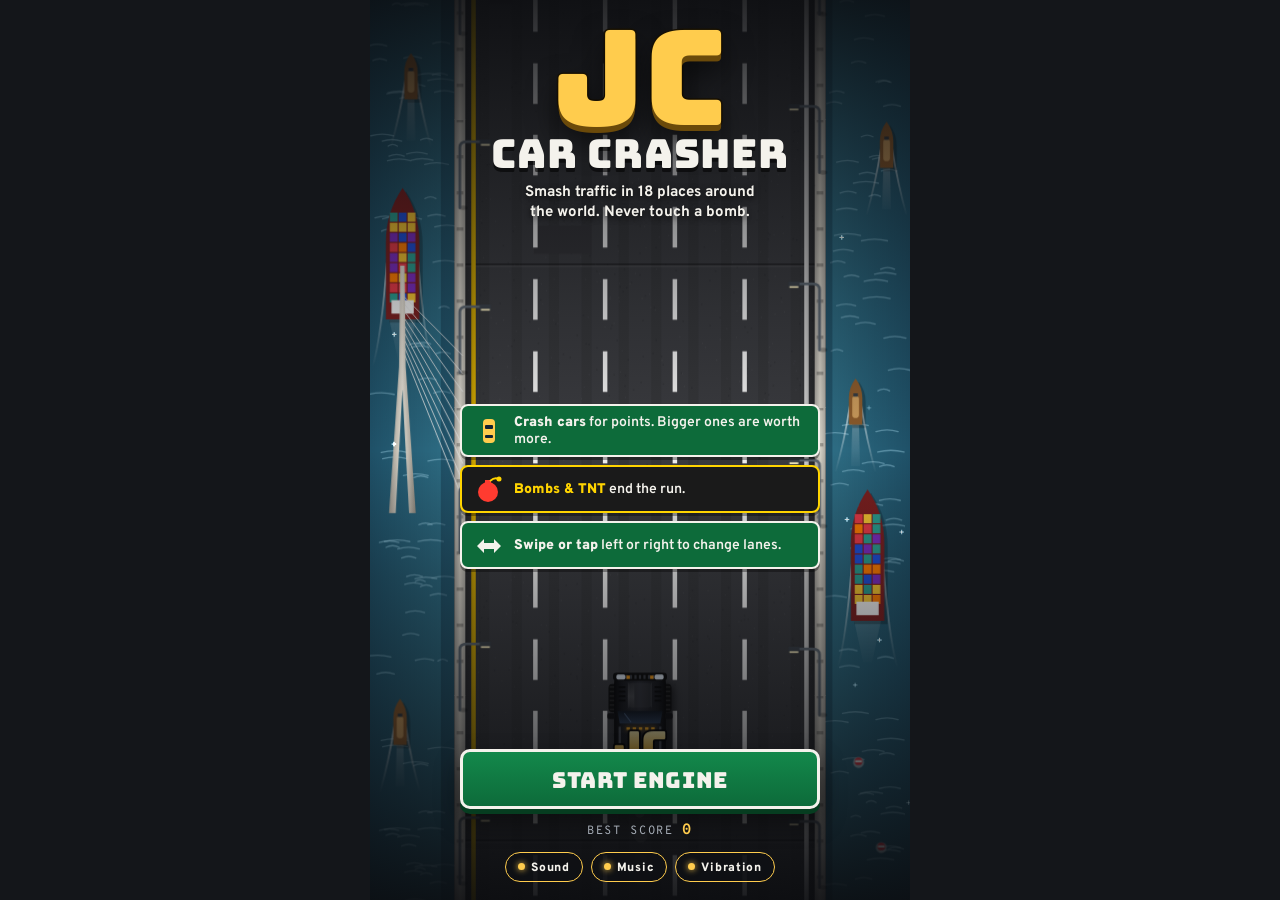
<file: car-crasher/www/index.html>
<!DOCTYPE html>
<html lang="en">
<head>
<meta charset="utf-8">
<meta name="viewport" content="width=device-width, initial-scale=1, maximum-scale=1, user-scalable=no, viewport-fit=cover">
<meta name="theme-color" content="#14161a">
<title>JC Car Crasher</title>
<link rel="manifest" href="manifest.webmanifest">
<link rel="icon" type="image/png" sizes="192x192" href="icons/icon-192.png">
<link rel="apple-touch-icon" href="icons/icon-192.png">
<meta name="mobile-web-app-capable" content="yes">
<meta name="apple-mobile-web-app-capable" content="yes">
<meta name="apple-mobile-web-app-title" content="JC Crasher">
<link rel="stylesheet" href="css/game.css">
</head>
<body>
<div id="app">
  <canvas id="game" aria-label="Game view"></canvas>

  <div id="hud" hidden>
    <div class="hud-top">
      <div class="score-block">
        <div id="hud-score" class="score">0</div>
        <div class="best">BEST <span id="hud-best">0</span></div>
      </div>
      <div class="loc-chip">
        <img id="hud-flag" alt="">
        <div class="loc-text"><b id="hud-city">—</b><span id="hud-country">—</span></div>
      </div>
      <button id="btn-pause" class="icon-btn" aria-label="Pause"><span class="pause-glyph"></span></button>
    </div>
    <div class="hud-lap">
      <span class="lap-label">LAP <b id="hud-lap">1</b></span>
      <div class="lap-bar"><i id="hud-bar"></i></div>
      <span class="lap-cars"><b id="hud-cars">0</b>/<span id="hud-target">20</span> CARS</span>
    </div>
    <div class="hud-bottom">
      <div class="speedo"><b id="hud-speed">80</b><span>KM/H</span></div>
      <div id="hud-powers" class="powers"></div>
      <div id="hud-combo" class="combo" hidden><b id="hud-mult">x2</b><span id="hud-streak">5 STREAK</span></div>
    </div>
  </div>

  <div id="banner" class="banner" hidden>
    <div class="banner-sign">
      <div class="banner-meta"><span id="bn-lap">LAP 2</span><span>NOW RACING IN</span></div>
      <div class="banner-main">
        <img id="bn-flag" alt="">
        <div class="banner-names"><h2 id="bn-city">City</h2><p id="bn-country">Country</p></div>
      </div>
      <p id="bn-tag" class="banner-tag"></p>
    </div>
    <img id="bn-landmark" class="banner-lm" alt="">
  </div>

  <div id="toast" class="toast" hidden></div>
  <div id="hint" class="hint" hidden><span class="chev">◀</span> Swipe or tap to switch lanes <span class="chev">▶</span></div>

  <section id="screen-title" class="screen title-screen">
    <div class="title-top">
      <div class="logo" aria-label="JC Car Crasher">
        <span class="logo-jc">JC</span>
        <span class="logo-name">CAR CRASHER</span>
      </div>
      <p class="tagline">Smash traffic in 18 places around the world. Never touch a bomb.</p>
    </div>
    <div class="rules">
      <div class="rule"><span class="rule-icon car-icon"></span><span><b>Crash cars</b> for points. Bigger ones are worth more.</span></div>
      <div class="rule danger"><span class="rule-icon bomb-icon"></span><span><b>Bombs &amp; TNT</b> end the run.</span></div>
      <div class="rule"><span class="rule-icon lane-icon"></span><span><b>Swipe or tap</b> left or right to change lanes.</span></div>
    </div>
    <div class="title-bottom">
      <button id="btn-start" class="sign-btn">START ENGINE</button>
      <div class="title-best">BEST SCORE <b id="title-best">0</b></div>
      <div class="toggles">
        <button class="toggle" data-toggle="sound" aria-pressed="true">Sound</button>
        <button class="toggle" data-toggle="music" aria-pressed="true">Music</button>
        <button class="toggle" data-toggle="vibe" aria-pressed="true">Vibration</button>
      </div>
    </div>
  </section>

  <section id="screen-pause" class="screen pause-screen" hidden>
    <div class="panel">
      <h2 class="panel-title">PAUSED</h2>
      <p id="pause-where" class="panel-sub"></p>
      <button id="btn-resume" class="sign-btn">RESUME</button>
      <div class="toggles">
        <button class="toggle" data-toggle="sound" aria-pressed="true">Sound</button>
        <button class="toggle" data-toggle="music" aria-pressed="true">Music</button>
        <button class="toggle" data-toggle="vibe" aria-pressed="true">Vibration</button>
      </div>
      <button id="btn-quit" class="ghost-btn">Quit to title</button>
    </div>
  </section>

  <section id="screen-over" class="screen over-screen" hidden>
    <div class="panel">
      <div class="hazard-band"><h2>WRECKED</h2></div>
      <p id="over-cause" class="panel-sub"></p>
      <div class="over-score"><span>SCORE</span><b id="over-score">0</b><em id="over-new" hidden>NEW BEST</em></div>
      <dl class="stats">
        <div><dt>Laps</dt><dd id="st-laps">1</dd></div>
        <div><dt>Cars crashed</dt><dd id="st-cars">0</dd></div>
        <div><dt>Best streak</dt><dd id="st-combo">0</dd></div>
        <div><dt>Top speed</dt><dd id="st-speed">0</dd></div>
      </dl>
      <div class="visited"><span>RACED IN</span><div id="st-flags" class="flags"></div></div>
      <button id="btn-again" class="sign-btn">RACE AGAIN</button>
      <button id="btn-home" class="ghost-btn">Title screen</button>
    </div>
  </section>
</div>

<script src="js/util.js"></script>
<script src="js/flags.js"></script>
<script src="js/vehicles.js"></script>
<script src="js/locations.js"></script>
<script src="js/props.js"></script>
<script src="js/terrain.js"></script>
<script src="js/landmarks.js"></script>
<script src="js/audio.js"></script>
<script src="js/game.js"></script>
<script>
  // Installable web app: cache the game for offline play (not needed inside the Android app).
  if ('serviceWorker' in navigator && window.isSecureContext && location.hostname !== 'appassets.androidplatform.net') {
    window.addEventListener('load', () => navigator.serviceWorker.register('sw.js').catch(() => {}));
  }
</script>
</body>
</html>
</file>
<file: car-crasher/www/css/game.css>
/* JC Car Crasher — UI dressed as road signage: highway-green panels, hazard stripes, JC gold. */
@font-face { font-family: 'Bungee'; font-weight: 400; font-display: swap; src: url('../fonts/bungee.woff2') format('woff2'); }
@font-face { font-family: 'Overpass'; font-weight: 100 900; font-display: swap; src: url('../fonts/overpass.woff2') format('woff2'); }
@font-face { font-family: 'Overpass Mono'; font-weight: 300 700; font-display: swap; src: url('../fonts/overpass-mono.woff2') format('woff2'); }

:root {
  /* Layout: full-bleed canvas; HUD pinned top as sign panels; menus are stacked sign boards over live gameplay */
  --asphalt: #14161a;
  --asphalt-2: #1f2228;
  --line: #3a3f48;
  --sign: #0d6b3a;
  --sign-hi: #13884b;
  --gold: #ffcc4d;
  --hazard: #ffd400;
  --danger: #ff3b30;
  --chalk: #f4f2ec;
  --muted: #a9b0ba;
  --glass: rgba(14, 16, 20, 0.72);
  --display: 'Bungee', 'Arial Black', Impact, sans-serif;
  --sign-font: 'Overpass', 'Arial Narrow', Arial, sans-serif;
  --mono: 'Overpass Mono', 'Courier New', monospace;
  color-scheme: dark;
}

* { box-sizing: border-box; -webkit-tap-highlight-color: transparent; }
html, body { height: 100%; margin: 0; background: var(--asphalt); color: var(--chalk); overflow: hidden; }
body { font-family: var(--sign-font); -webkit-font-smoothing: antialiased; user-select: none; -webkit-user-select: none; }
button { font: inherit; color: inherit; }
[hidden] { display: none !important; }

#app {
  position: fixed; inset: 0; margin: 0 auto; overflow: hidden;
  background: var(--asphalt); touch-action: none;
}
#game { position: absolute; inset: 0; display: block; width: 100%; height: 100%; }

/* ---------- HUD ---------- */
#hud { position: absolute; inset: 0; pointer-events: none; }
#hud::before {
  content: ''; position: absolute; left: 0; right: 0; top: 0; height: calc(118px + env(safe-area-inset-top, 0px));
  background: linear-gradient(180deg, rgba(8,9,12,.78) 0%, rgba(8,9,12,.5) 60%, rgba(8,9,12,0) 100%);
}
.hud-top {
  position: absolute; top: 0; left: 0; right: 0;
  display: flex; align-items: flex-start; justify-content: space-between; gap: 8px;
  padding: calc(10px + env(safe-area-inset-top, 0px)) max(12px, env(safe-area-inset-right, 0px)) 0 max(12px, env(safe-area-inset-left, 0px));
}
.score-block { min-width: 0; text-shadow: 0 2px 0 rgba(0,0,0,.55), 0 0 12px rgba(0,0,0,.5); }
.score { font-family: var(--display); font-size: clamp(26px, 8.4vw, 38px); line-height: 1; color: var(--chalk); font-variant-numeric: tabular-nums; }
.best { font-family: var(--mono); font-size: 11px; letter-spacing: .12em; color: var(--gold); margin-top: 4px; }

.loc-chip {
  display: flex; align-items: center; gap: 7px; min-width: 0; max-width: 46%;
  background: var(--sign); border: 2px solid var(--chalk); border-radius: 7px;
  padding: 5px 9px 4px 6px; box-shadow: 0 3px 0 rgba(0,0,0,.35);
}
.loc-chip img { width: 27px; height: 18px; border-radius: 2px; flex: none; }
.loc-text { display: flex; flex-direction: column; min-width: 0; line-height: 1.05; }
.loc-text b { font-weight: 900; font-size: 13px; letter-spacing: .03em; text-transform: uppercase; white-space: nowrap; overflow: hidden; text-overflow: ellipsis; }
.loc-text span { font-size: 9.5px; font-weight: 800; letter-spacing: .08em; text-transform: uppercase; opacity: .85; white-space: nowrap; overflow: hidden; text-overflow: ellipsis; }

.icon-btn {
  pointer-events: auto; width: 44px; height: 44px; flex: none; border-radius: 50%;
  border: 2px solid rgba(255,255,255,.75); background: var(--glass); display: grid; place-items: center; cursor: pointer;
}
.icon-btn:focus-visible, .sign-btn:focus-visible, .ghost-btn:focus-visible, .toggle:focus-visible { outline: 3px solid var(--hazard); outline-offset: 2px; }
.pause-glyph { width: 14px; height: 16px; border-left: 5px solid var(--chalk); border-right: 5px solid var(--chalk); }

.hud-lap {
  position: absolute; left: max(12px, env(safe-area-inset-left, 0px)); right: max(12px, env(safe-area-inset-right, 0px));
  top: calc(80px + env(safe-area-inset-top, 0px));
  display: flex; align-items: center; gap: 8px;
  font-family: var(--mono); font-size: 11px; letter-spacing: .08em; color: var(--chalk);
  text-shadow: 0 1px 2px rgba(0,0,0,.8);
}
.lap-label b { font-family: var(--display); font-weight: 400; font-size: 15px; color: var(--gold); }
.lap-bar { flex: 1; height: 7px; border-radius: 4px; background: rgba(0,0,0,.45); border: 1px solid rgba(255,255,255,.25); overflow: hidden; }
.lap-bar i { display: block; height: 100%; width: 0; background: linear-gradient(90deg, var(--sign-hi), var(--gold)); transition: width .25s ease; }
.lap-cars b { color: var(--gold); }

.hud-bottom {
  position: absolute; left: 0; right: 0; bottom: 0;
  display: flex; align-items: flex-end; justify-content: space-between; gap: 8px;
  padding: 0 max(12px, env(safe-area-inset-right, 0px)) calc(12px + env(safe-area-inset-bottom, 0px)) max(12px, env(safe-area-inset-left, 0px));
}
.speedo { display: flex; align-items: baseline; gap: 4px; background: var(--glass); border-radius: 8px; padding: 5px 9px 3px; border: 1px solid rgba(255,255,255,.18); }
.speedo b { font-family: var(--display); font-weight: 400; font-size: 20px; font-variant-numeric: tabular-nums; }
.speedo span { font-family: var(--mono); font-size: 10px; color: var(--muted); letter-spacing: .1em; }
.powers { display: flex; gap: 6px; flex: 1; justify-content: center; }
.power { font-family: var(--mono); font-size: 11px; font-weight: 700; letter-spacing: .06em; padding: 5px 8px 3px; border-radius: 999px; border: 1.5px solid currentColor; background: var(--glass); }
.power.shield { color: #3fb6ff; }
.power.double { color: var(--gold); }
.combo { display: flex; flex-direction: column; align-items: flex-end; line-height: 1; text-shadow: 0 2px 0 rgba(0,0,0,.6); }
.combo b { font-family: var(--display); font-weight: 400; font-size: 26px; color: var(--hazard); }
.combo span { font-family: var(--mono); font-size: 10px; letter-spacing: .1em; color: var(--chalk); margin-top: 2px; }
.combo.pop b { animation: pop .35s ease; }
@keyframes pop { 0% { transform: scale(1.6); } 100% { transform: scale(1); } }

/* ---------- lap banner ---------- */
.banner {
  position: absolute; left: 50%; top: calc(108px + env(safe-area-inset-top, 0px));
  width: min(92%, 400px); transform: translateX(-50%);
  display: flex; align-items: flex-end; gap: 0; pointer-events: none;
}
.banner.show { animation: bannerIn 3.6s cubic-bezier(.2,.9,.2,1) forwards; }
@keyframes bannerIn {
  0% { opacity: 0; transform: translate(-50%, -24px) scale(.94); }
  9% { opacity: 1; transform: translate(-50%, 0) scale(1); }
  86% { opacity: 1; transform: translate(-50%, 0) scale(1); }
  100% { opacity: 0; transform: translate(-50%, -14px) scale(.98); }
}
.banner-sign {
  position: relative; z-index: 1; flex: 1; min-width: 0;
  background: var(--sign); border: 3px solid var(--chalk); border-radius: 10px;
  padding: 9px 12px 10px; box-shadow: 0 6px 0 rgba(0,0,0,.35), 0 18px 40px rgba(0,0,0,.45);
}
.banner-meta { display: flex; justify-content: space-between; gap: 8px; font-weight: 800; font-size: 11px; letter-spacing: .14em; opacity: .9; }
.banner-meta span:first-child { color: var(--gold); }
.banner-main { display: flex; align-items: center; gap: 10px; margin-top: 6px; }
.banner-main img { width: 46px; height: 31px; border-radius: 3px; flex: none; box-shadow: 0 0 0 2px rgba(255,255,255,.85); }
.banner-names { min-width: 0; }
.banner-names h2 { margin: 0; font-weight: 900; font-size: clamp(24px, 8vw, 34px); line-height: .95; text-transform: uppercase; letter-spacing: .01em; text-wrap: balance; }
.banner-names p { margin: 3px 0 0; font-weight: 800; font-size: 12px; letter-spacing: .1em; text-transform: uppercase; opacity: .9; }
.banner-tag { margin: 8px 0 0; padding-top: 7px; border-top: 1px solid rgba(255,255,255,.35); font-size: 13px; font-weight: 600; }
.banner-lm { width: 34%; max-width: 130px; height: auto; max-height: 170px; object-fit: contain; object-position: bottom; margin-left: -18px; filter: drop-shadow(0 8px 10px rgba(0,0,0,.5)); }

/* ---------- toast + hint ---------- */
.toast {
  position: absolute; left: 50%; top: 42%; transform: translate(-50%, -50%);
  font-family: var(--display); font-size: 22px; letter-spacing: .02em; color: var(--chalk); text-align: center;
  text-shadow: 0 3px 0 rgba(0,0,0,.6), 0 0 18px rgba(0,0,0,.6); pointer-events: none; white-space: nowrap;
}
.toast small { display: block; font-family: var(--sign-font); font-weight: 800; font-size: 12px; letter-spacing: .12em; color: var(--gold); margin-top: 4px; }
.toast.show { animation: toastIn 1.9s ease forwards; }
@keyframes toastIn {
  0% { opacity: 0; transform: translate(-50%, -30%) scale(.8); }
  12% { opacity: 1; transform: translate(-50%, -50%) scale(1.05); }
  20% { transform: translate(-50%, -50%) scale(1); }
  80% { opacity: 1; }
  100% { opacity: 0; transform: translate(-50%, -70%); }
}
.hint {
  position: absolute; left: 50%; bottom: calc(70px + env(safe-area-inset-bottom, 0px)); transform: translateX(-50%);
  background: var(--glass); border: 1px solid rgba(255,255,255,.25); border-radius: 999px;
  padding: 8px 14px 6px; font-weight: 800; font-size: 13px; letter-spacing: .04em; white-space: nowrap;
  pointer-events: none; animation: hintPulse 1.2s ease-in-out infinite;
}
.hint .chev { color: var(--gold); }
@keyframes hintPulse { 50% { opacity: .6; } }

/* ---------- screens ---------- */
.screen {
  position: absolute; inset: 0; display: flex; flex-direction: column; align-items: center;
  padding: calc(18px + env(safe-area-inset-top, 0px)) max(16px, env(safe-area-inset-right, 0px)) calc(18px + env(safe-area-inset-bottom, 0px)) max(16px, env(safe-area-inset-left, 0px));
  overflow-y: auto; touch-action: pan-y;
}
.title-screen { justify-content: space-between; background: linear-gradient(180deg, rgba(10,11,14,.88) 0%, rgba(10,11,14,.25) 34%, rgba(10,11,14,0) 50%, rgba(10,11,14,.3) 64%, rgba(10,11,14,.92) 100%); }
.title-top { text-align: center; margin-top: 6px; }
.logo { display: flex; flex-direction: column; align-items: center; line-height: .82; }
.logo-jc {
  font-family: var(--display); font-size: clamp(84px, 30vw, 132px); color: var(--gold);
  -webkit-text-stroke: 3px #1a1203; paint-order: stroke fill;
  text-shadow: 0 6px 0 #6b4a0a, 0 14px 30px rgba(0,0,0,.6);
}
.logo-name {
  font-family: var(--display); font-size: clamp(26px, 9vw, 40px); color: var(--chalk); letter-spacing: .02em; margin-top: 6px;
  text-shadow: 0 4px 0 rgba(0,0,0,.55);
}
.tagline { margin: 12px auto 0; max-width: 30ch; font-weight: 700; font-size: 15px; line-height: 1.35; color: var(--chalk); text-wrap: balance; text-shadow: 0 2px 6px rgba(0,0,0,.8); }

.rules { display: flex; flex-direction: column; gap: 8px; width: min(100%, 360px); }
.rule {
  display: flex; align-items: center; gap: 10px; background: var(--sign); border: 2px solid var(--chalk); border-radius: 8px;
  padding: 8px 12px 6px; font-size: 14px; font-weight: 600; line-height: 1.25; box-shadow: 0 3px 0 rgba(0,0,0,.35);
}
.rule b { font-weight: 900; }
.rule.danger { background: #1a1a1a; border-color: var(--hazard); color: var(--chalk); }
.rule.danger b { color: var(--hazard); }
.rule-icon { width: 30px; height: 30px; flex: none; background-repeat: no-repeat; background-position: center; background-size: contain; }
.car-icon { background-image: url("data:image/svg+xml,%3Csvg xmlns='http://www.w3.org/2000/svg' viewBox='0 0 30 30'%3E%3Crect x='9' y='3' width='12' height='24' rx='4' fill='%23ffcc4d'/%3E%3Crect x='11' y='9' width='8' height='4' rx='1' fill='%23123'/%3E%3Crect x='11' y='19' width='8' height='3' rx='1' fill='%23123'/%3E%3C/svg%3E"); }
.bomb-icon { background-image: url("data:image/svg+xml,%3Csvg xmlns='http://www.w3.org/2000/svg' viewBox='0 0 30 30'%3E%3Ccircle cx='14' cy='17' r='10' fill='%23ff3b30'/%3E%3Crect x='11' y='5' width='6' height='4' fill='%23ff3b30'/%3E%3Cpath d='M16 6 q5 -4 8 -2' stroke='%23ffd400' stroke-width='2' fill='none'/%3E%3Ccircle cx='25' cy='4' r='2.5' fill='%23ffd400'/%3E%3C/svg%3E"); }
.lane-icon { background-image: url("data:image/svg+xml,%3Csvg xmlns='http://www.w3.org/2000/svg' viewBox='0 0 30 30'%3E%3Cpath d='M3 15 l7 -7 v4 h10 v-4 l7 7 l-7 7 v-4 h-10 v4z' fill='%23f4f2ec'/%3E%3C/svg%3E"); }

.title-bottom { display: flex; flex-direction: column; align-items: center; gap: 12px; width: min(100%, 360px); }
.sign-btn {
  width: 100%; cursor: pointer; border-radius: 10px; border: 3px solid var(--chalk);
  background: linear-gradient(180deg, var(--sign-hi), var(--sign)); color: var(--chalk);
  font-family: var(--display); font-size: 22px; letter-spacing: .03em; padding: 14px 18px 11px;
  box-shadow: 0 5px 0 #063d20, 0 12px 26px rgba(0,0,0,.45); transition: transform .08s ease, box-shadow .08s ease;
}
.sign-btn:active { transform: translateY(4px); box-shadow: 0 1px 0 #063d20, 0 6px 14px rgba(0,0,0,.45); }
.ghost-btn { background: none; border: 0; color: var(--muted); font-weight: 800; font-size: 14px; letter-spacing: .06em; padding: 10px 14px; cursor: pointer; text-decoration: underline; text-underline-offset: 3px; }
.title-best { font-family: var(--mono); font-size: 12px; letter-spacing: .14em; color: var(--muted); }
.title-best b { color: var(--gold); font-size: 15px; }
.toggles { display: flex; gap: 8px; justify-content: center; flex-wrap: wrap; }
.toggle {
  cursor: pointer; border-radius: 999px; border: 1.5px solid rgba(255,255,255,.35); background: var(--glass);
  padding: 7px 12px 5px; font-weight: 800; font-size: 12px; letter-spacing: .06em; color: var(--muted);
}
.toggle[aria-pressed="true"] { border-color: var(--gold); color: var(--chalk); }
.toggle::before { content: ''; display: inline-block; width: 7px; height: 7px; border-radius: 50%; margin-right: 6px; background: #555; vertical-align: 1px; }
.toggle[aria-pressed="true"]::before { background: var(--gold); box-shadow: 0 0 6px var(--gold); }

.pause-screen, .over-screen { justify-content: center; background: rgba(8,9,12,.72); }
.panel {
  width: min(100%, 360px); display: flex; flex-direction: column; align-items: stretch; gap: 12px;
  background: var(--asphalt-2); border: 2px solid var(--line); border-radius: 14px; padding: 18px 16px 12px;
  box-shadow: 0 24px 60px rgba(0,0,0,.6);
}
.panel .toggles { margin-top: 2px; }
.panel-title { margin: 0; text-align: center; font-family: var(--display); font-weight: 400; font-size: 34px; color: var(--chalk); }
.panel-sub { margin: 0; text-align: center; font-size: 14px; font-weight: 600; color: var(--muted); line-height: 1.35; text-wrap: balance; }
.panel-sub b { color: var(--chalk); }
.hazard-band {
  margin: -18px -16px 0; padding: 14px 10px 10px; border-radius: 12px 12px 0 0; text-align: center;
  background: repeating-linear-gradient(-45deg, var(--hazard) 0 16px, #111 16px 32px);
}
.hazard-band h2 {
  display: inline-block; margin: 0; padding: 4px 14px 0; background: #111; border-radius: 6px;
  font-family: var(--display); font-weight: 400; font-size: 36px; color: var(--hazard); letter-spacing: .02em;
}
.over-score { display: flex; flex-direction: column; align-items: center; gap: 2px; }
.over-score span { font-family: var(--mono); font-size: 11px; letter-spacing: .18em; color: var(--muted); }
.over-score b { font-family: var(--display); font-weight: 400; font-size: 46px; line-height: 1; color: var(--gold); font-variant-numeric: tabular-nums; }
.over-score em { font-style: normal; font-weight: 900; font-size: 12px; letter-spacing: .14em; color: #111; background: var(--hazard); padding: 3px 8px 1px; border-radius: 4px; margin-top: 4px; }
.stats { display: grid; grid-template-columns: 1fr 1fr; gap: 8px; margin: 0; }
.stats div { background: rgba(0,0,0,.25); border: 1px solid var(--line); border-radius: 8px; padding: 7px 10px 5px; min-width: 0; }
.stats dt { font-size: 10.5px; font-weight: 800; letter-spacing: .1em; text-transform: uppercase; color: var(--muted); }
.stats dd { margin: 2px 0 0; font-family: var(--mono); font-weight: 700; font-size: 18px; color: var(--chalk); font-variant-numeric: tabular-nums; }
.visited { display: flex; flex-direction: column; gap: 6px; }
.visited > span { font-family: var(--mono); font-size: 10.5px; letter-spacing: .16em; color: var(--muted); }
.flags { display: flex; flex-wrap: wrap; gap: 6px; }
.flags figure { margin: 0; display: flex; align-items: center; gap: 5px; background: rgba(0,0,0,.25); border-radius: 5px; padding: 3px 7px 3px 4px; font-size: 11.5px; font-weight: 800; }
.flags img { width: 21px; height: 14px; border-radius: 2px; }

@media (prefers-reduced-motion: reduce) {
  .banner.show { animation-duration: 3.6s; animation-timing-function: steps(1, end); }
  .hint { animation: none; }
}
@media (max-height: 640px) {
  .rules { gap: 5px; }
  .rule { padding: 5px 10px 4px; font-size: 13px; }
  .logo-jc { font-size: 76px; }
}
</file>
